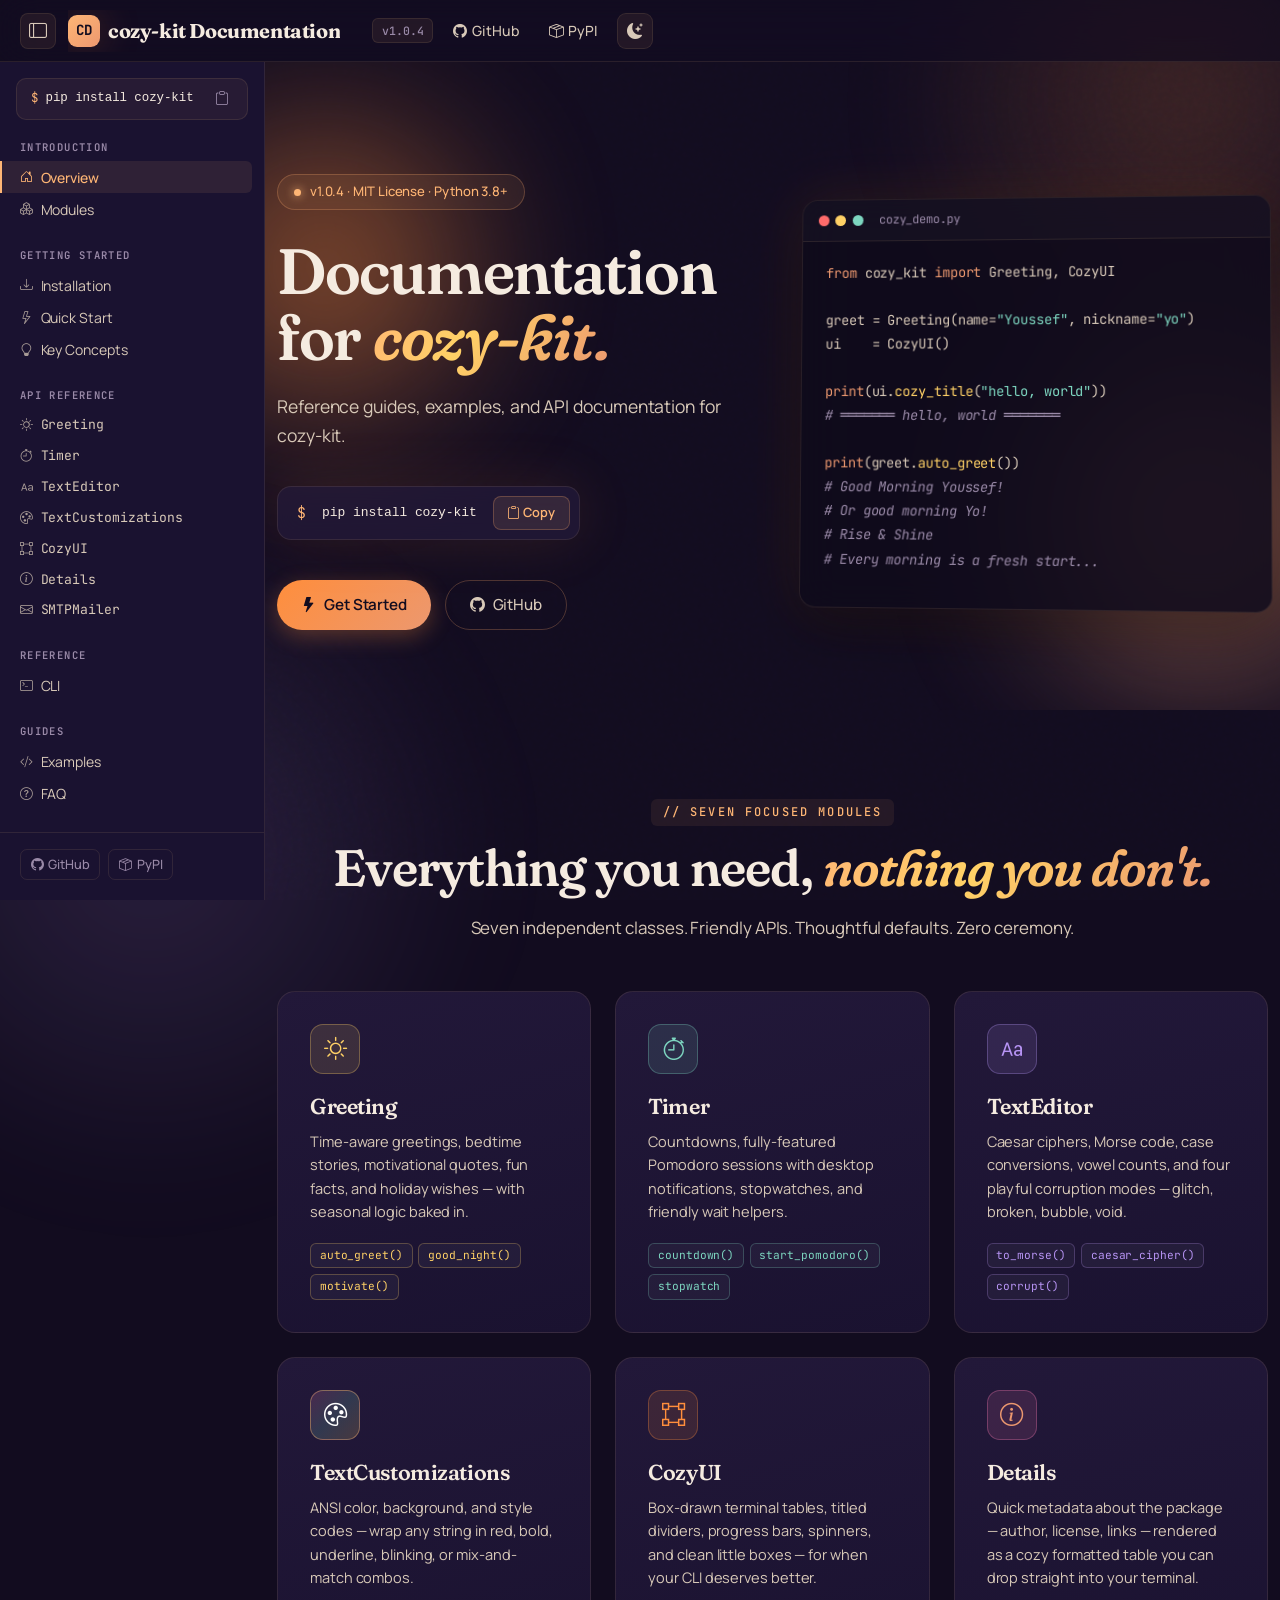
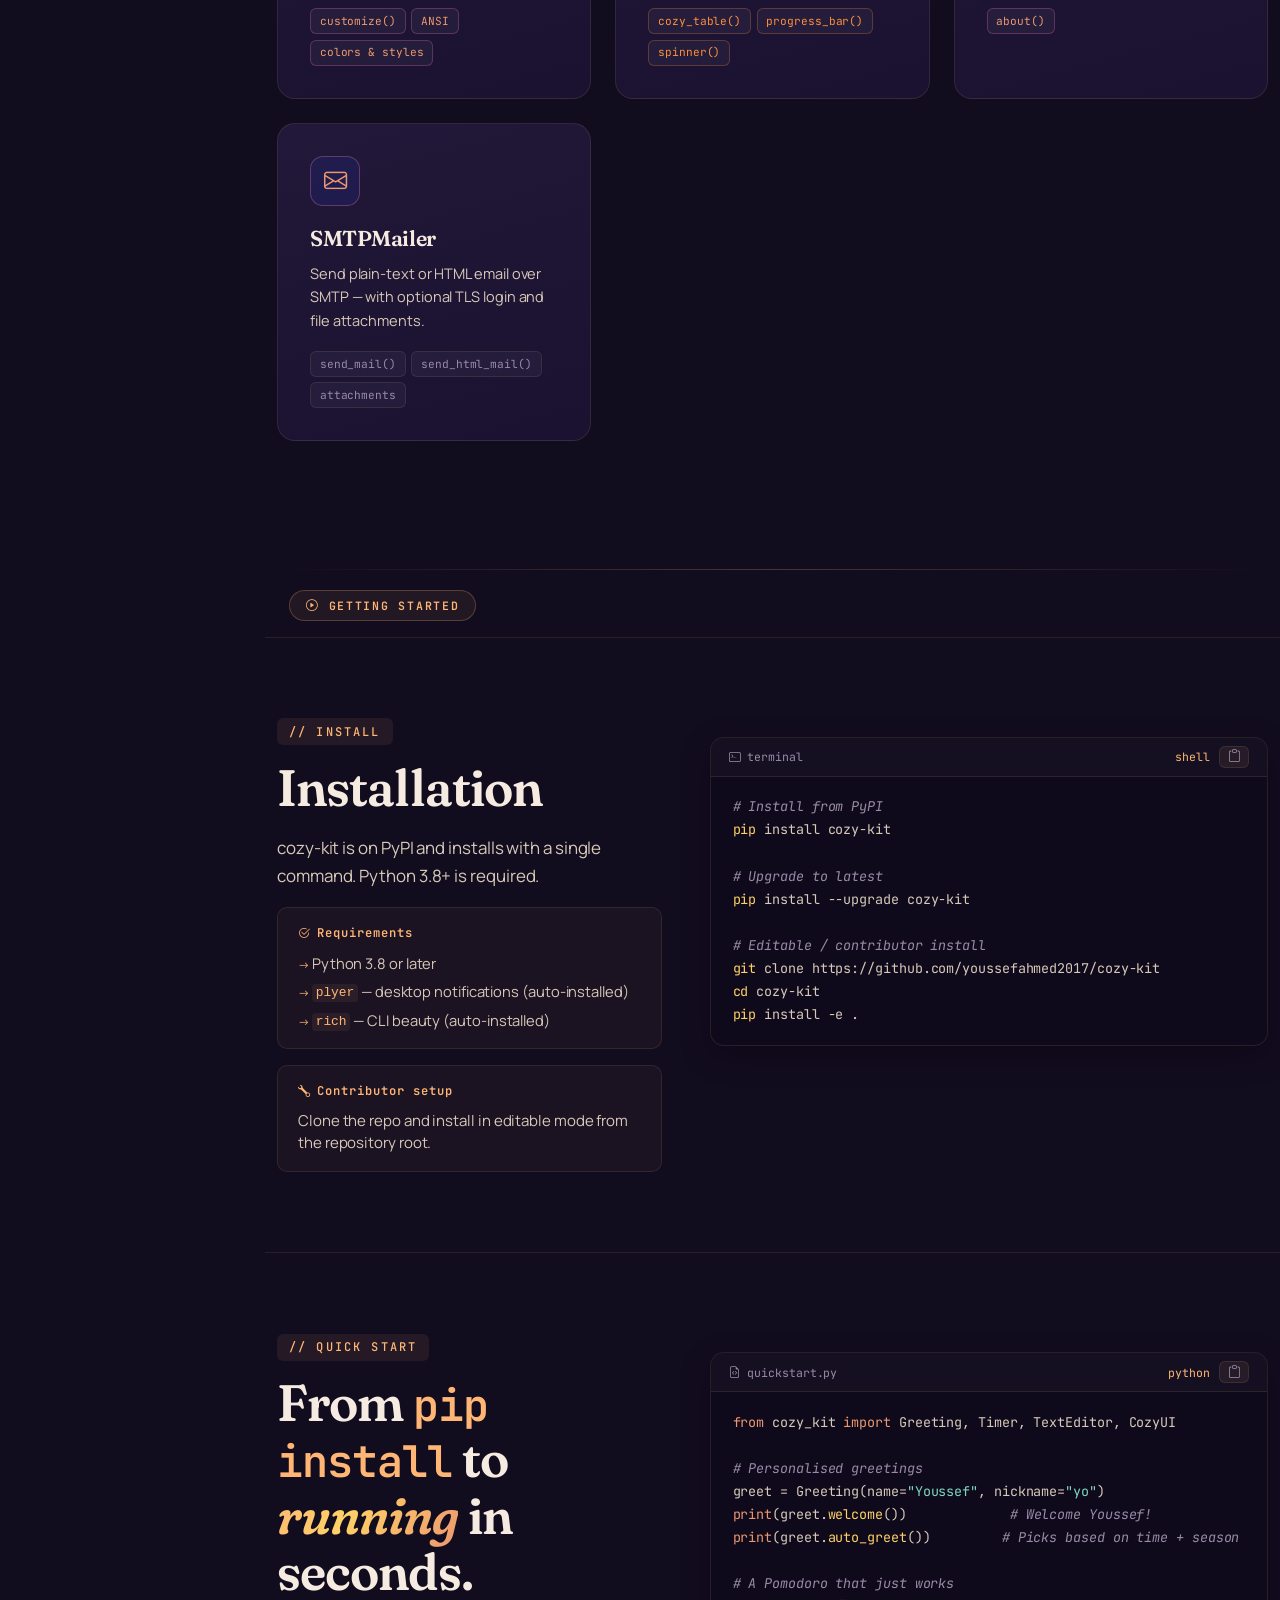
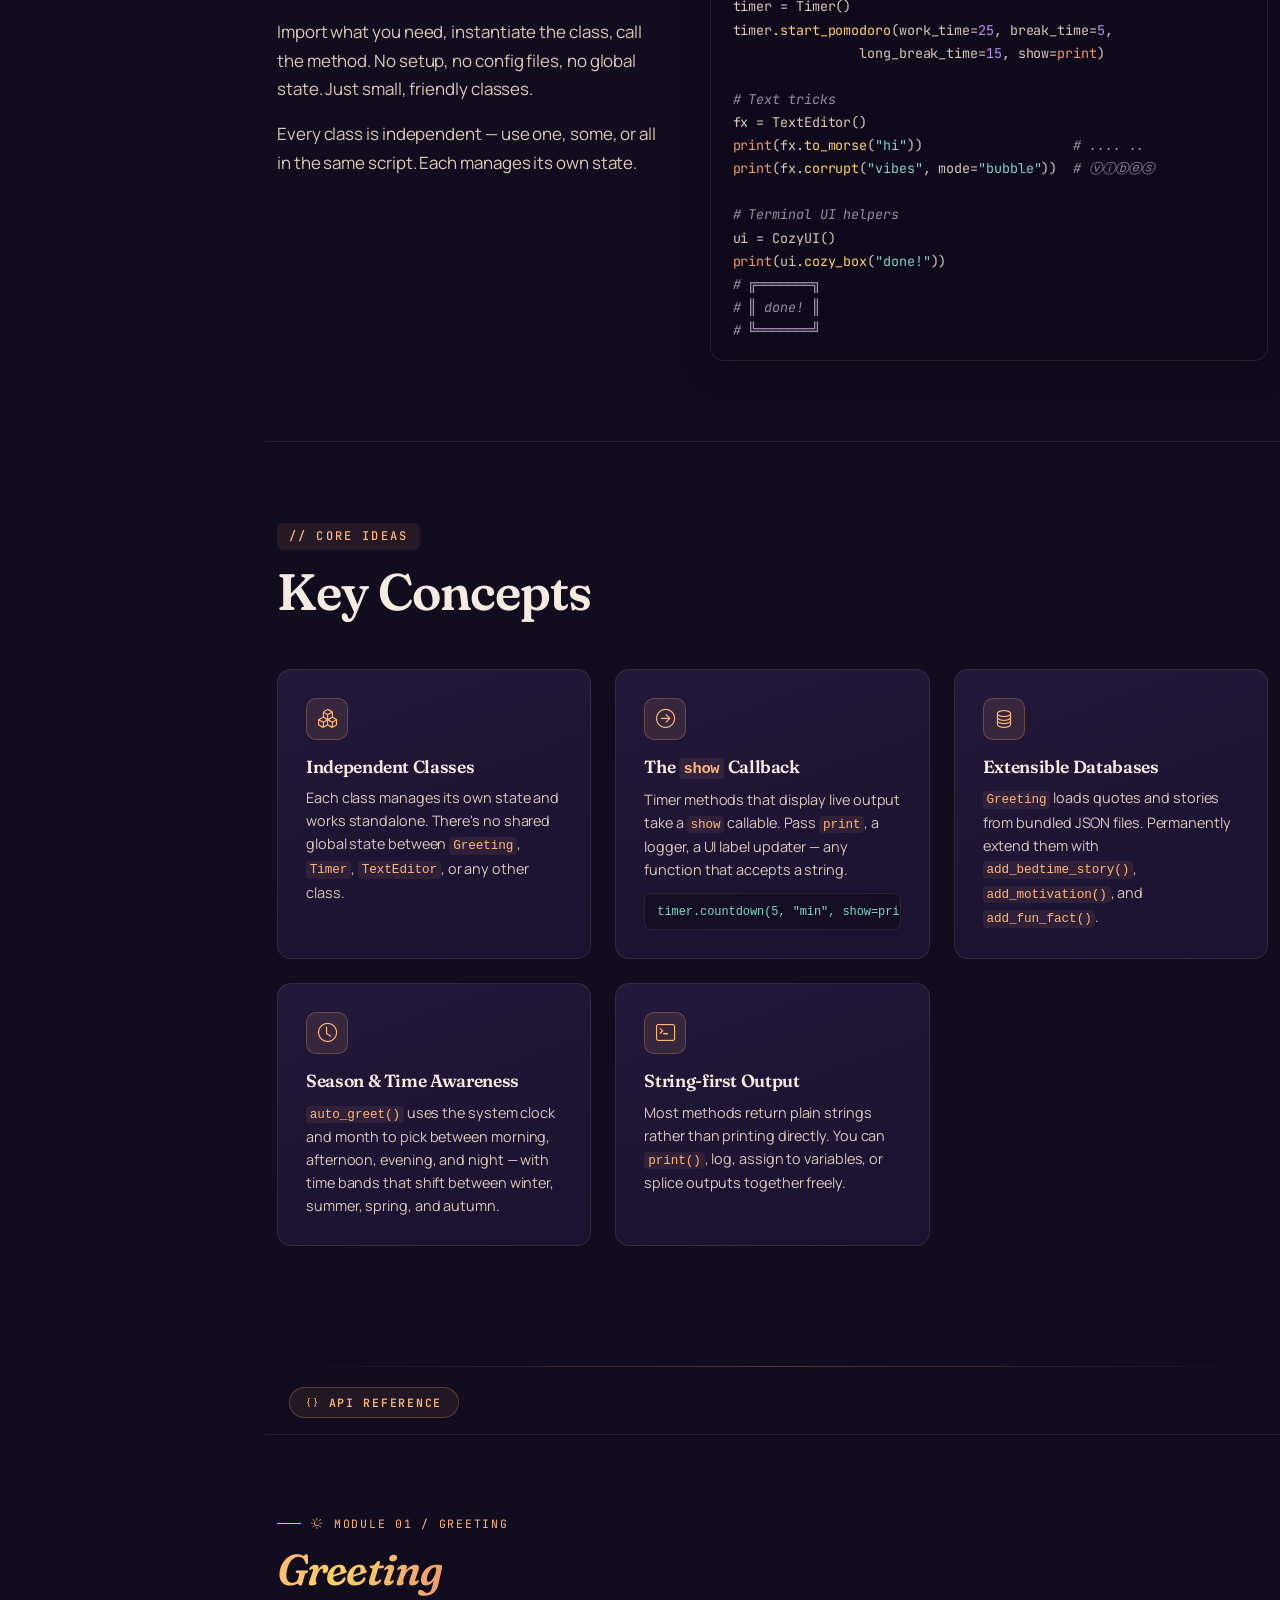
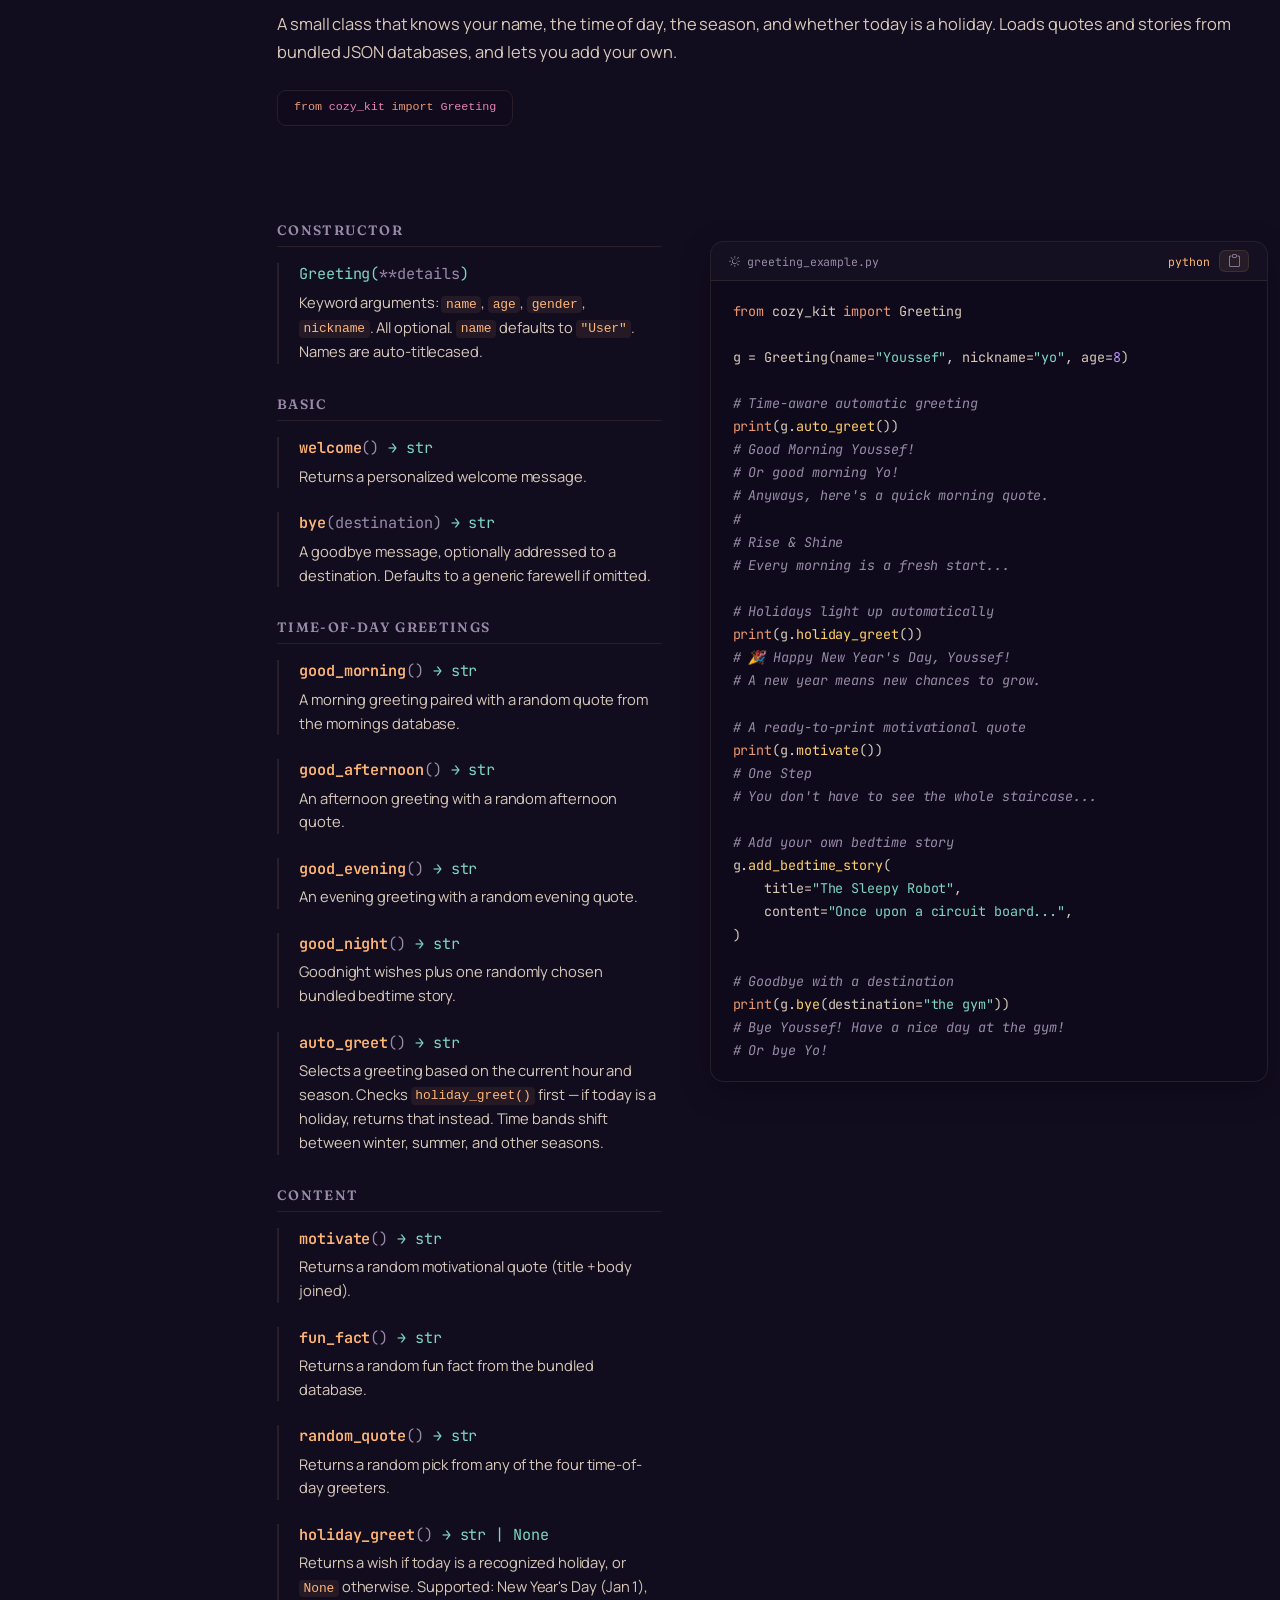
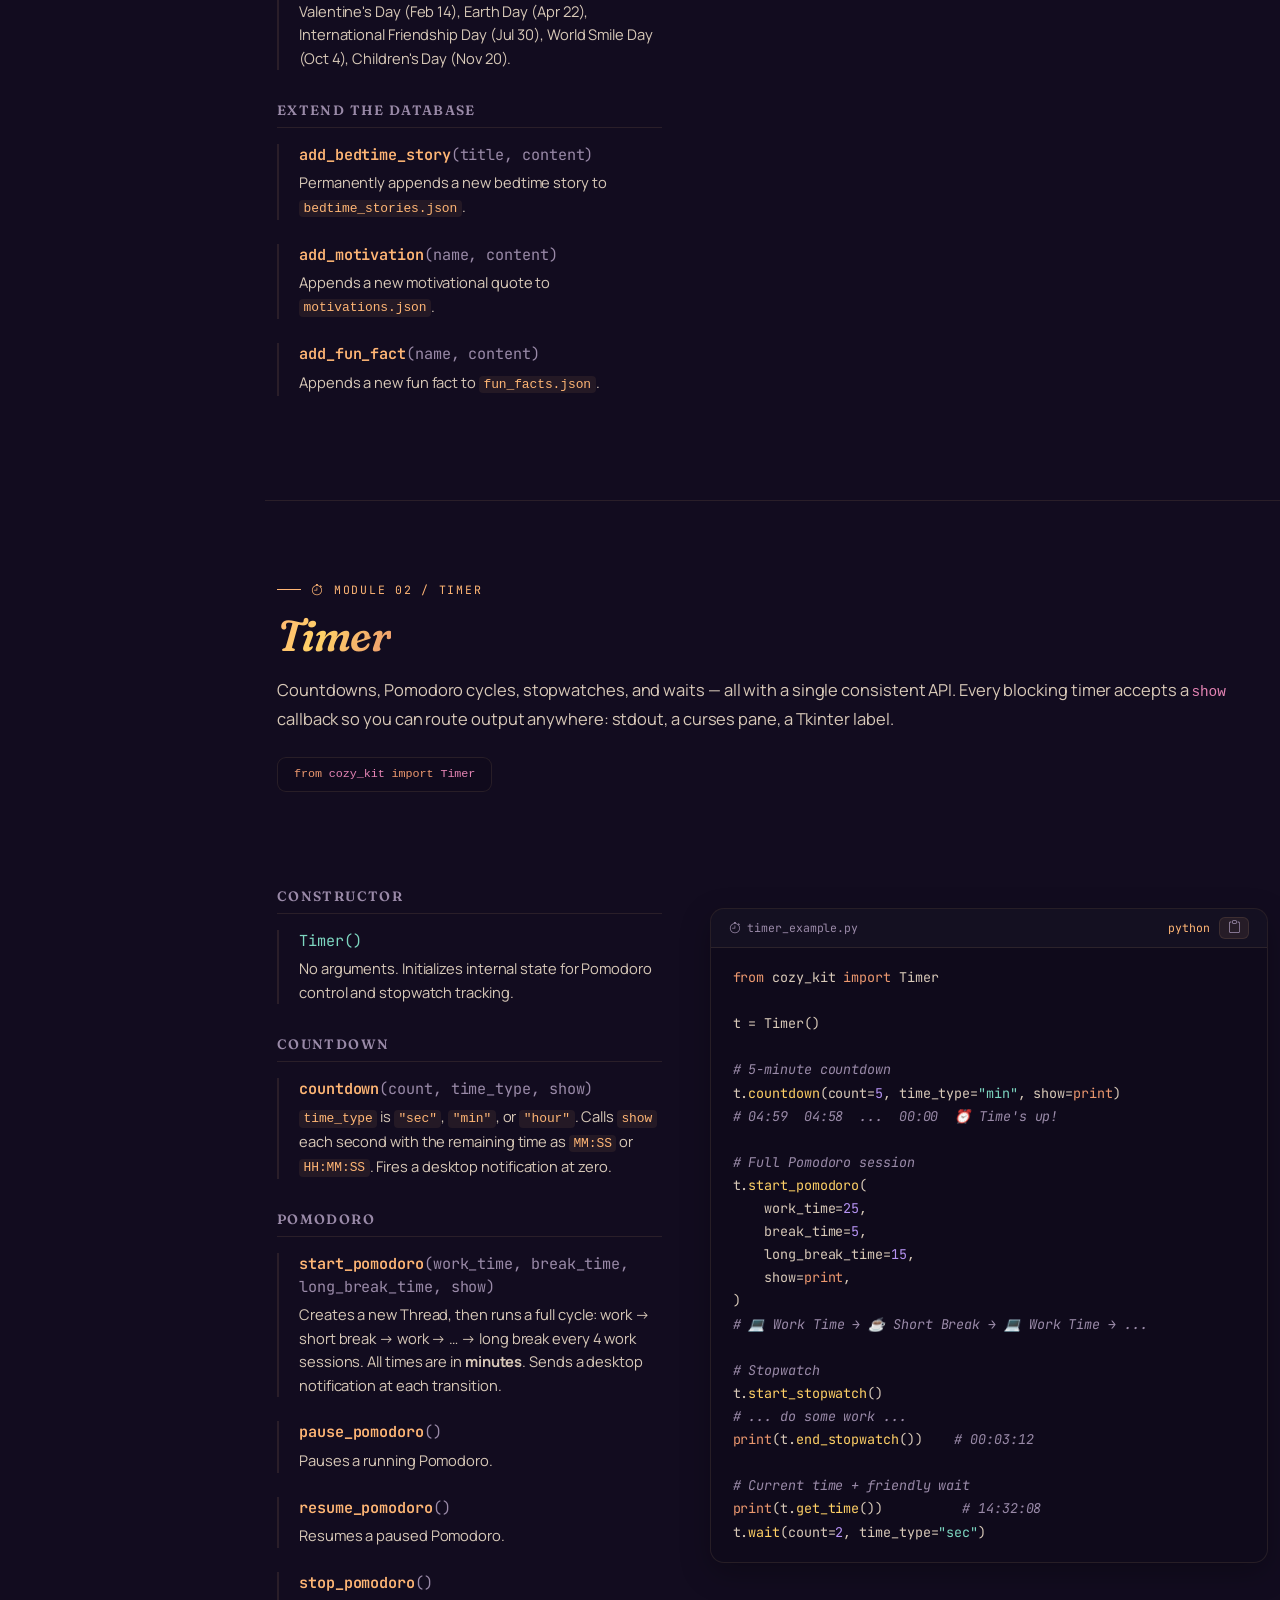
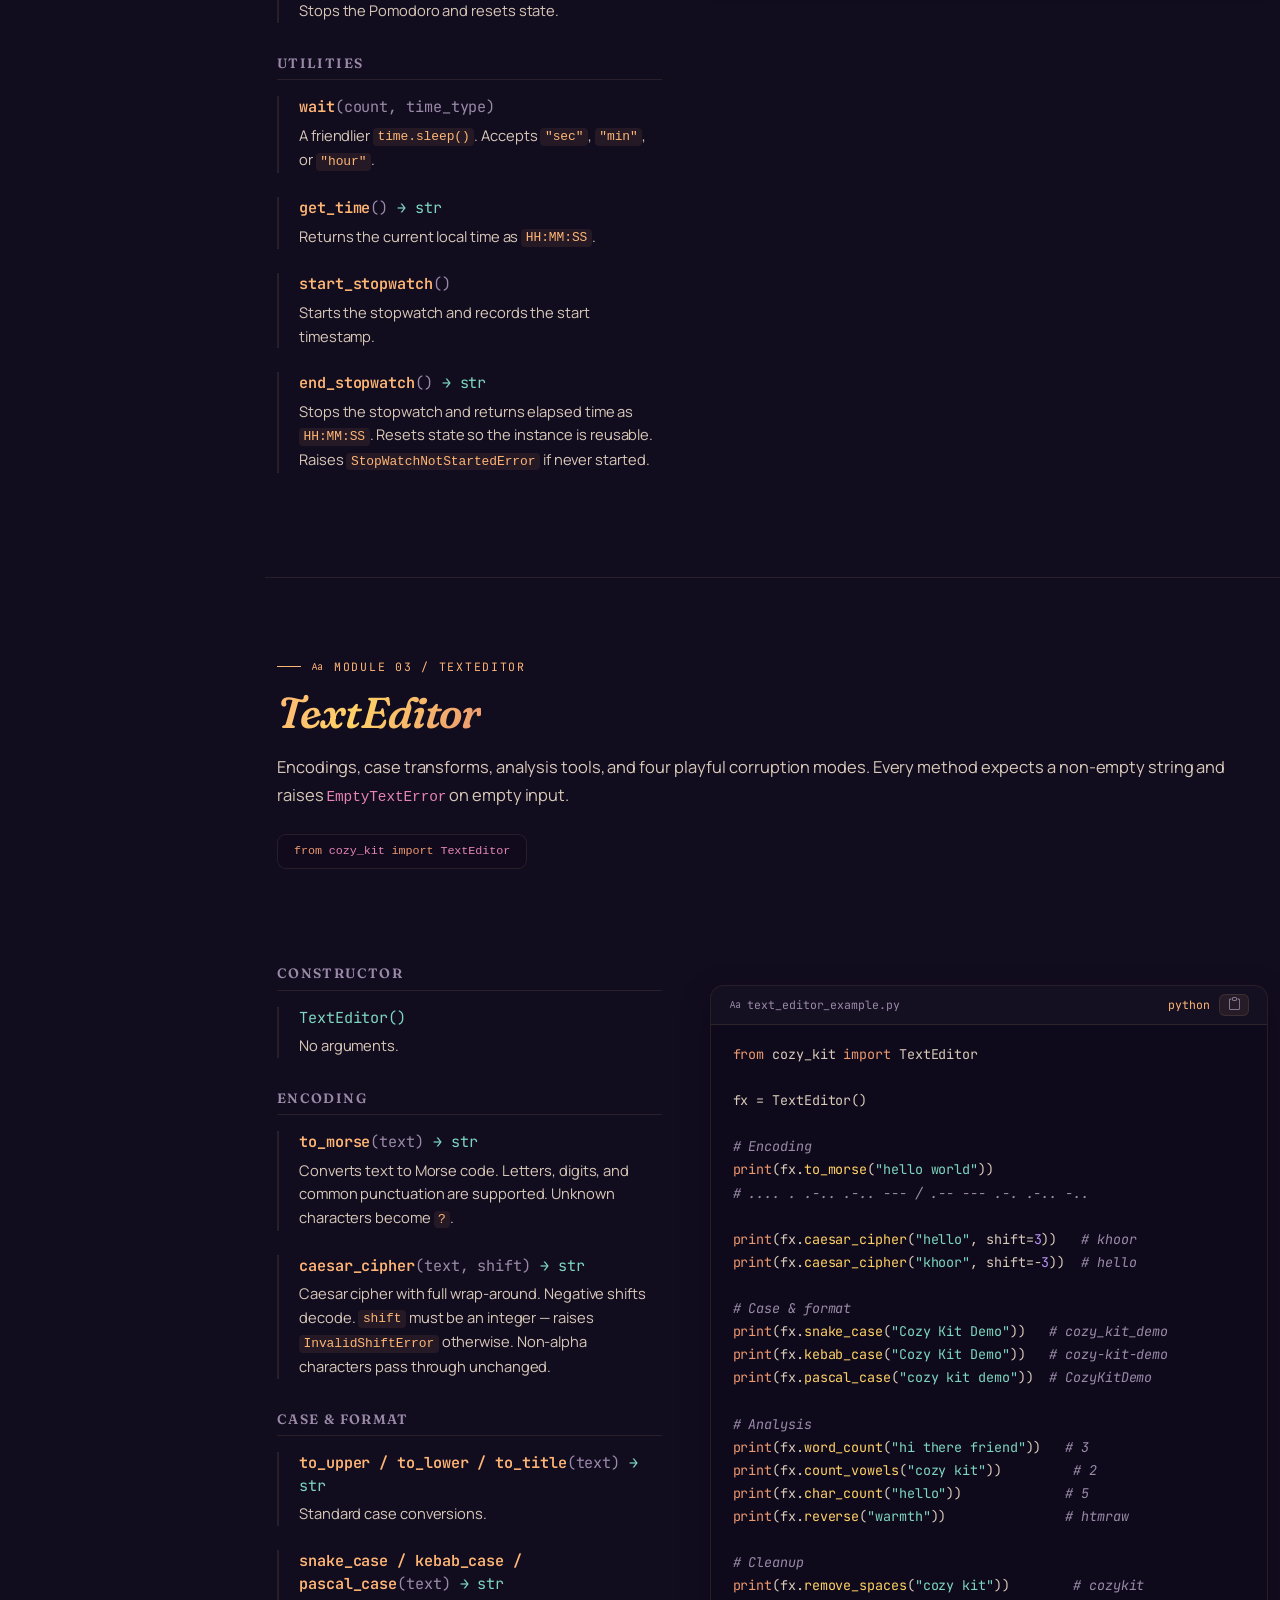
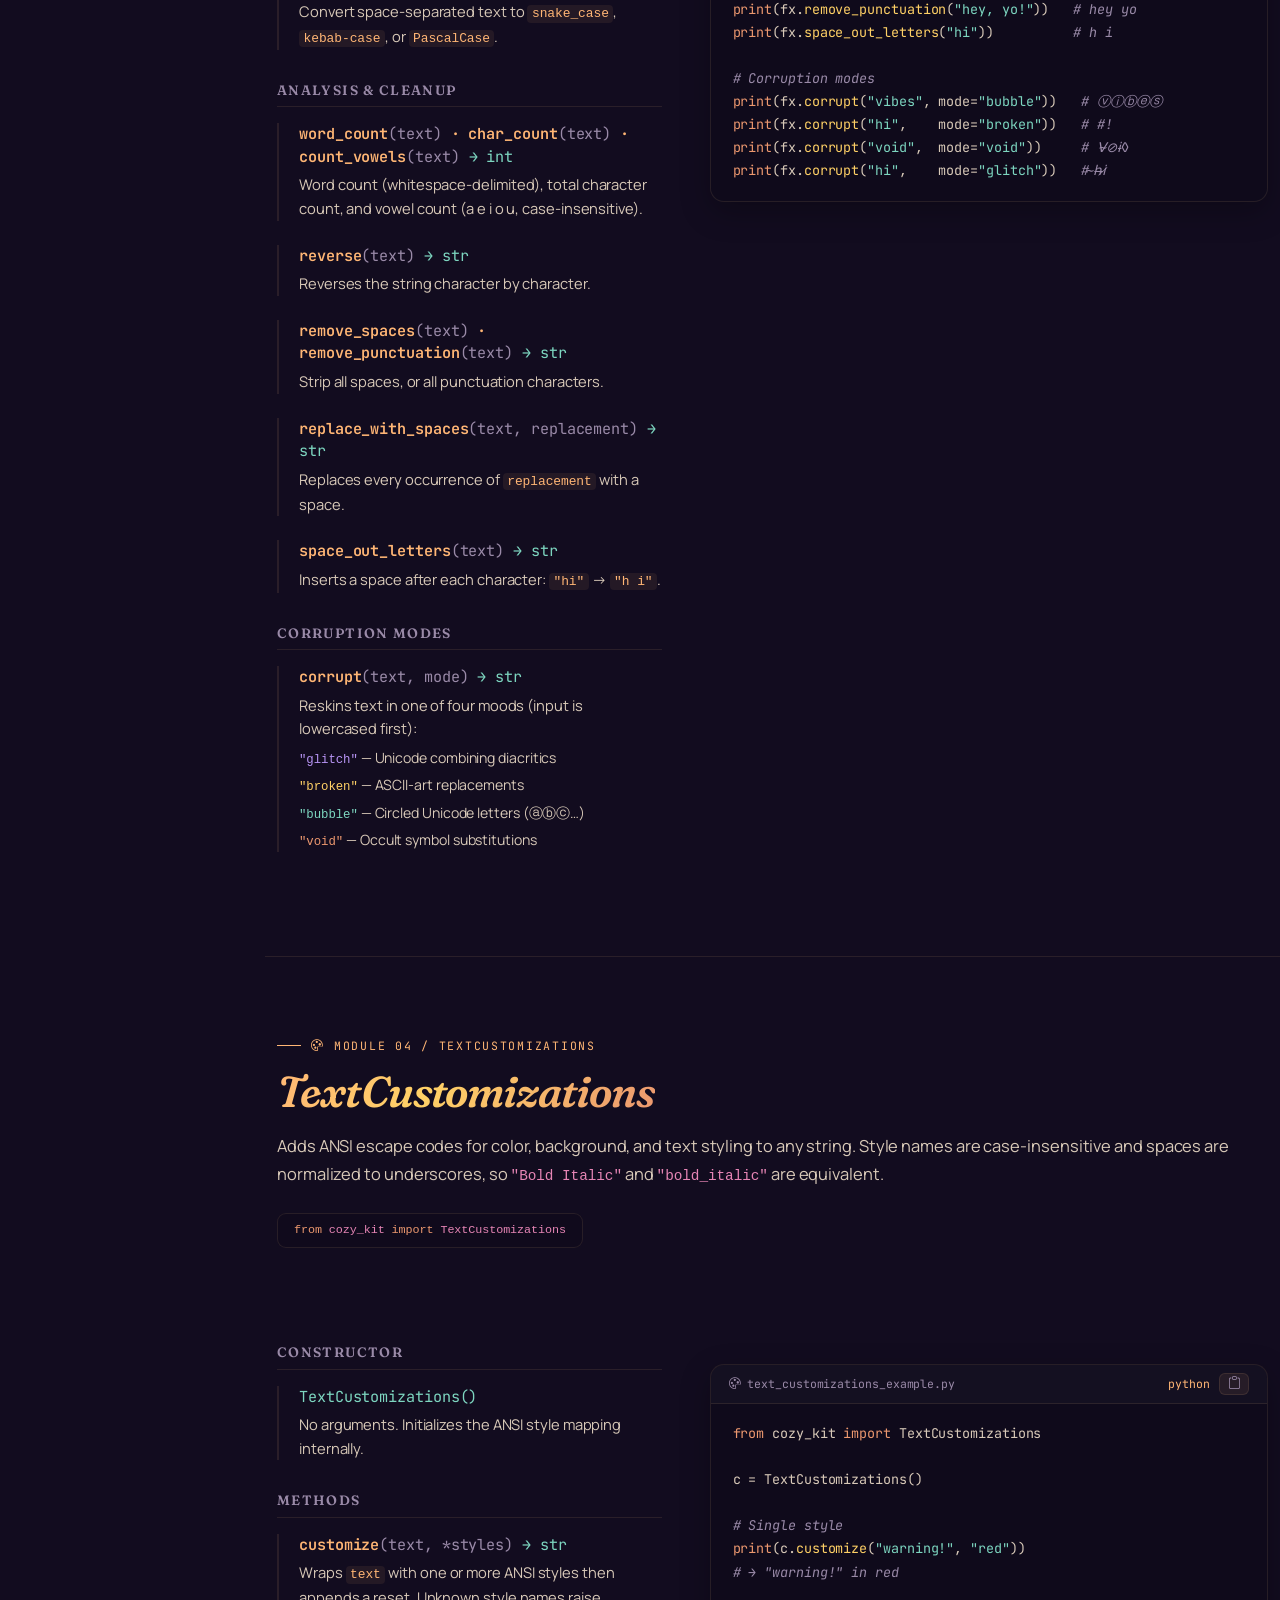
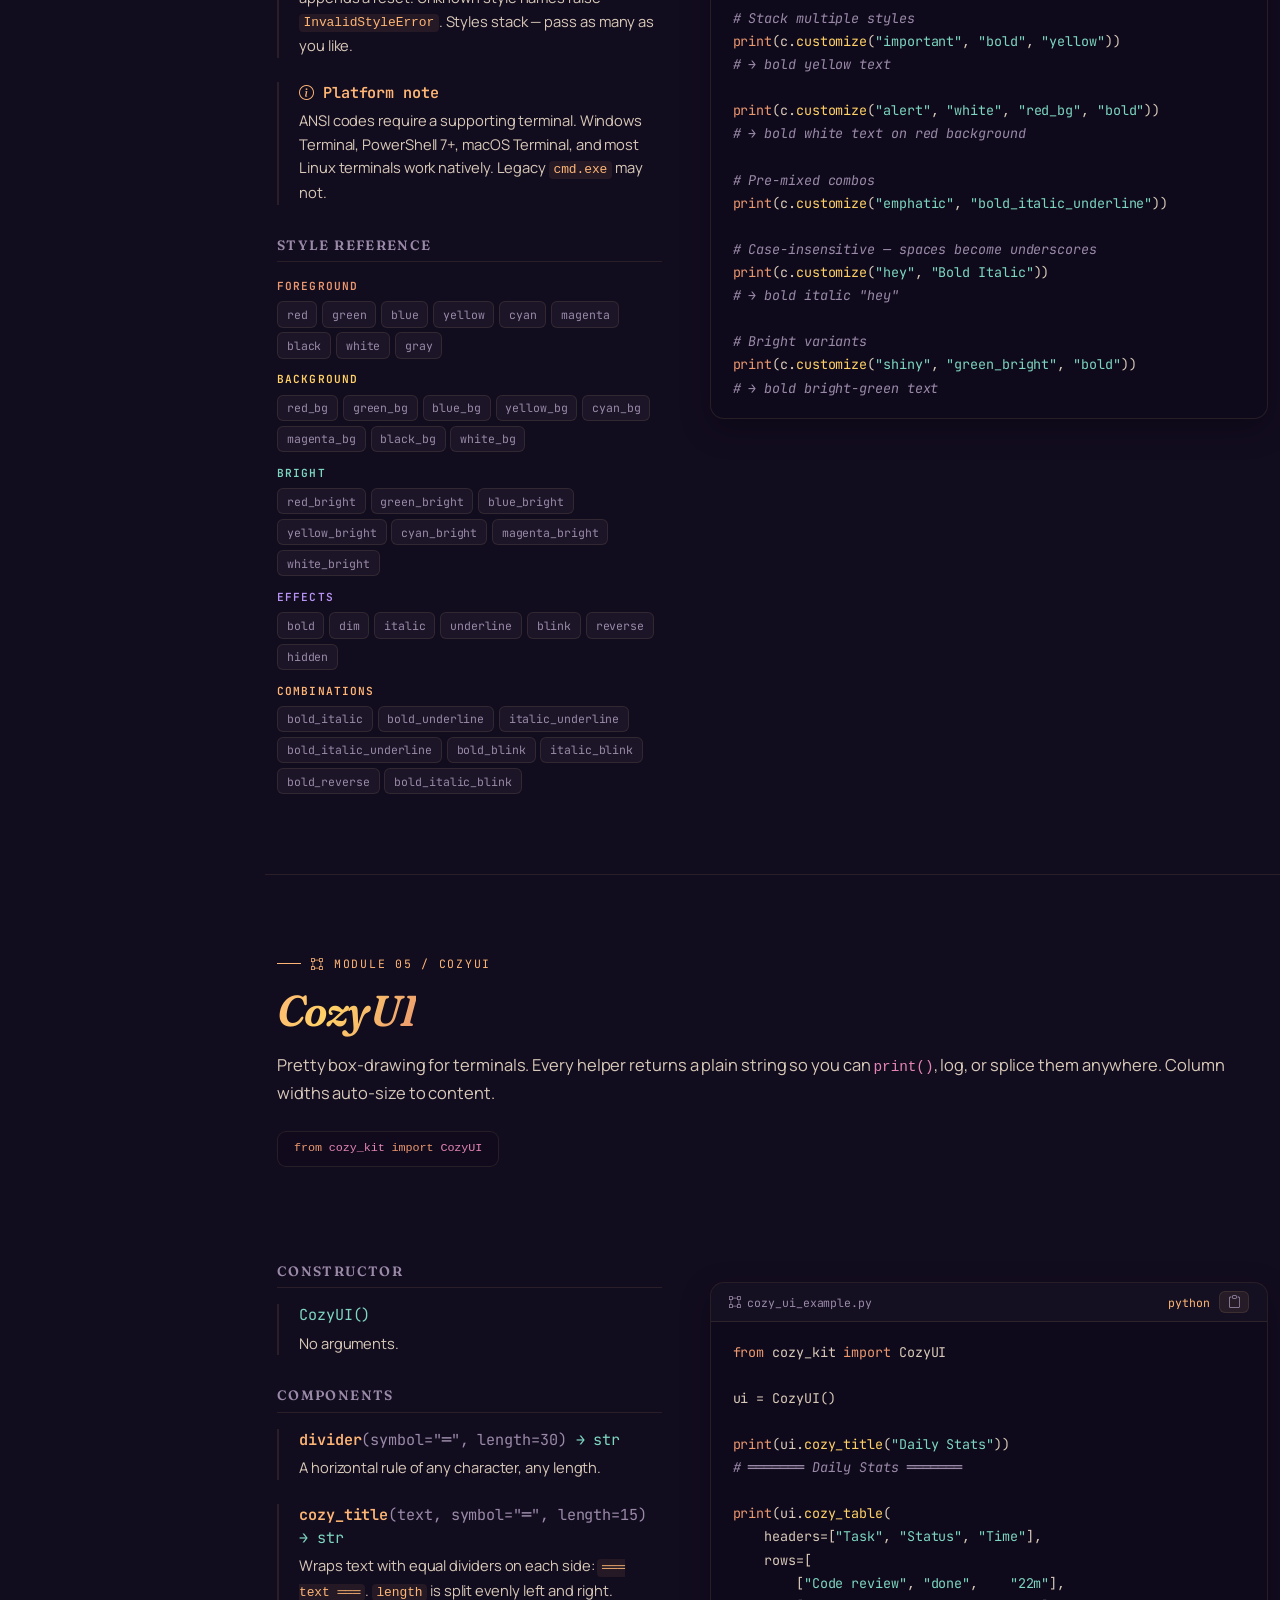
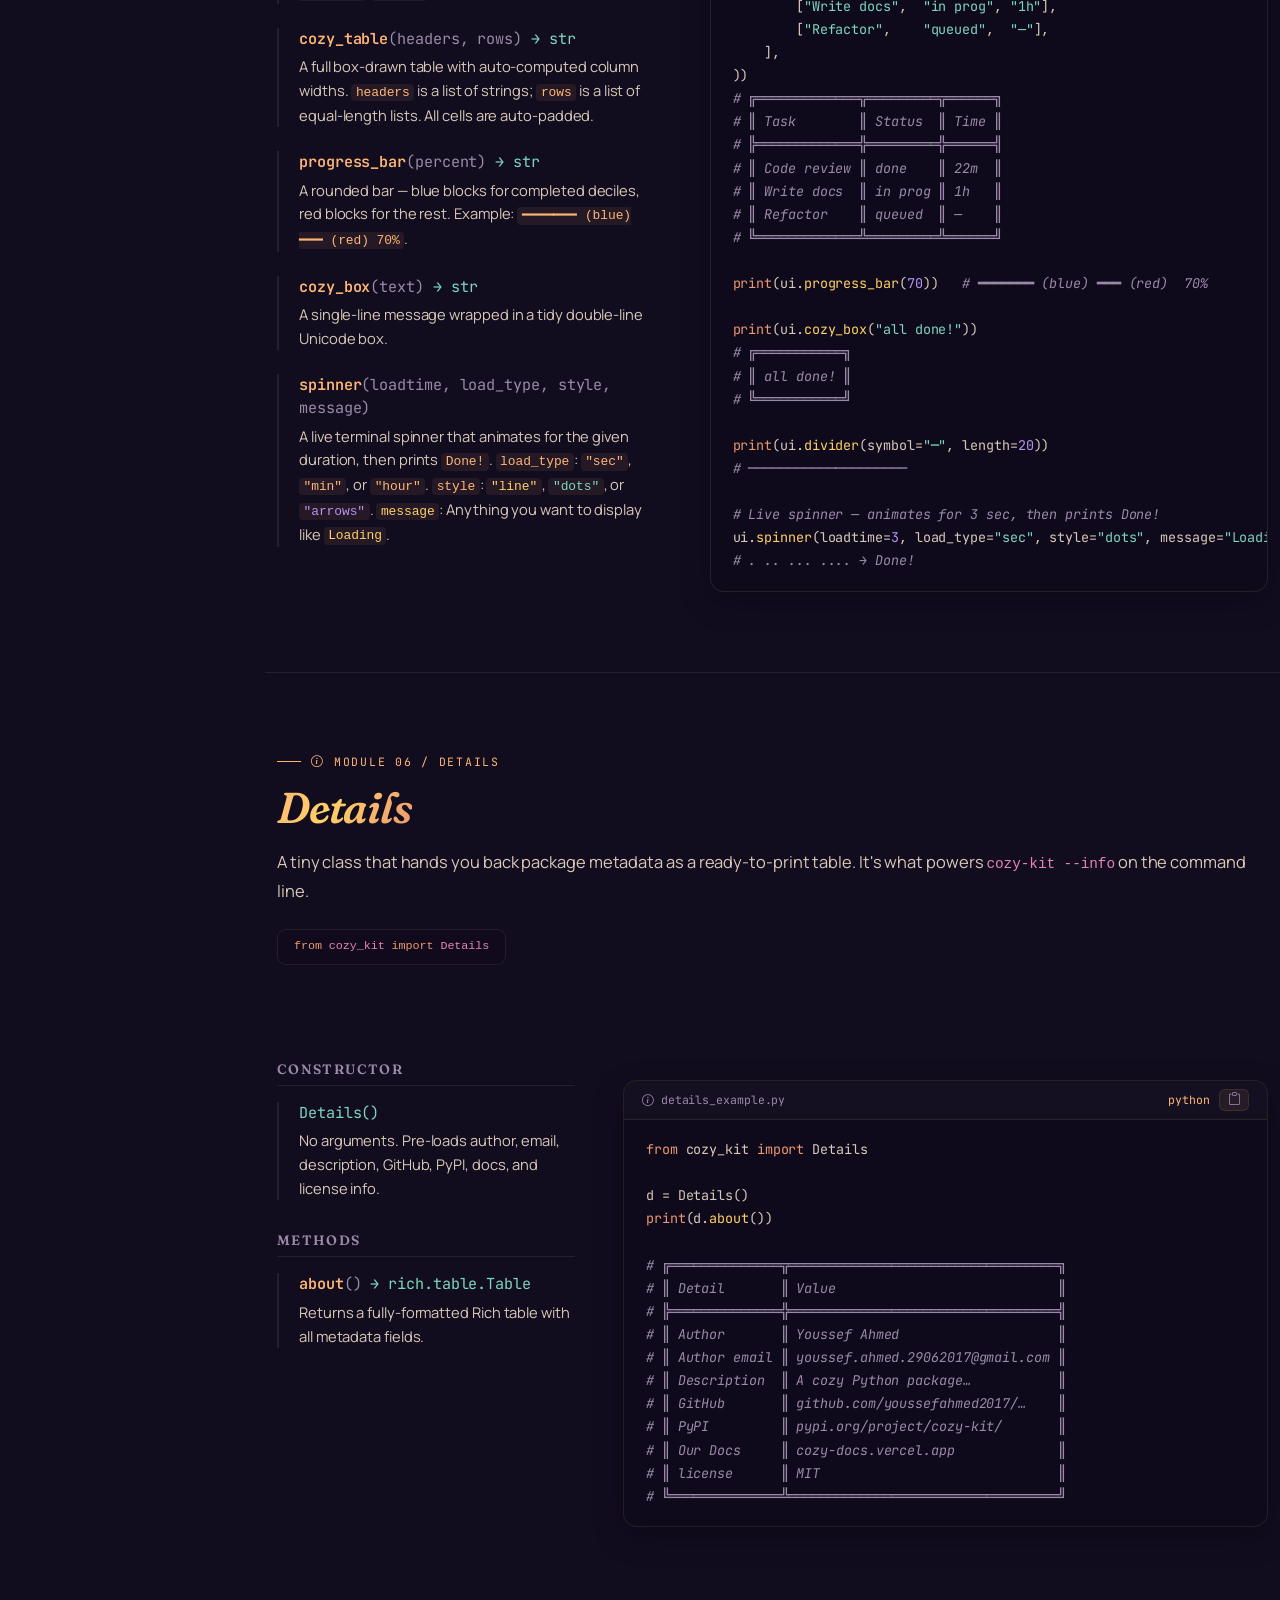
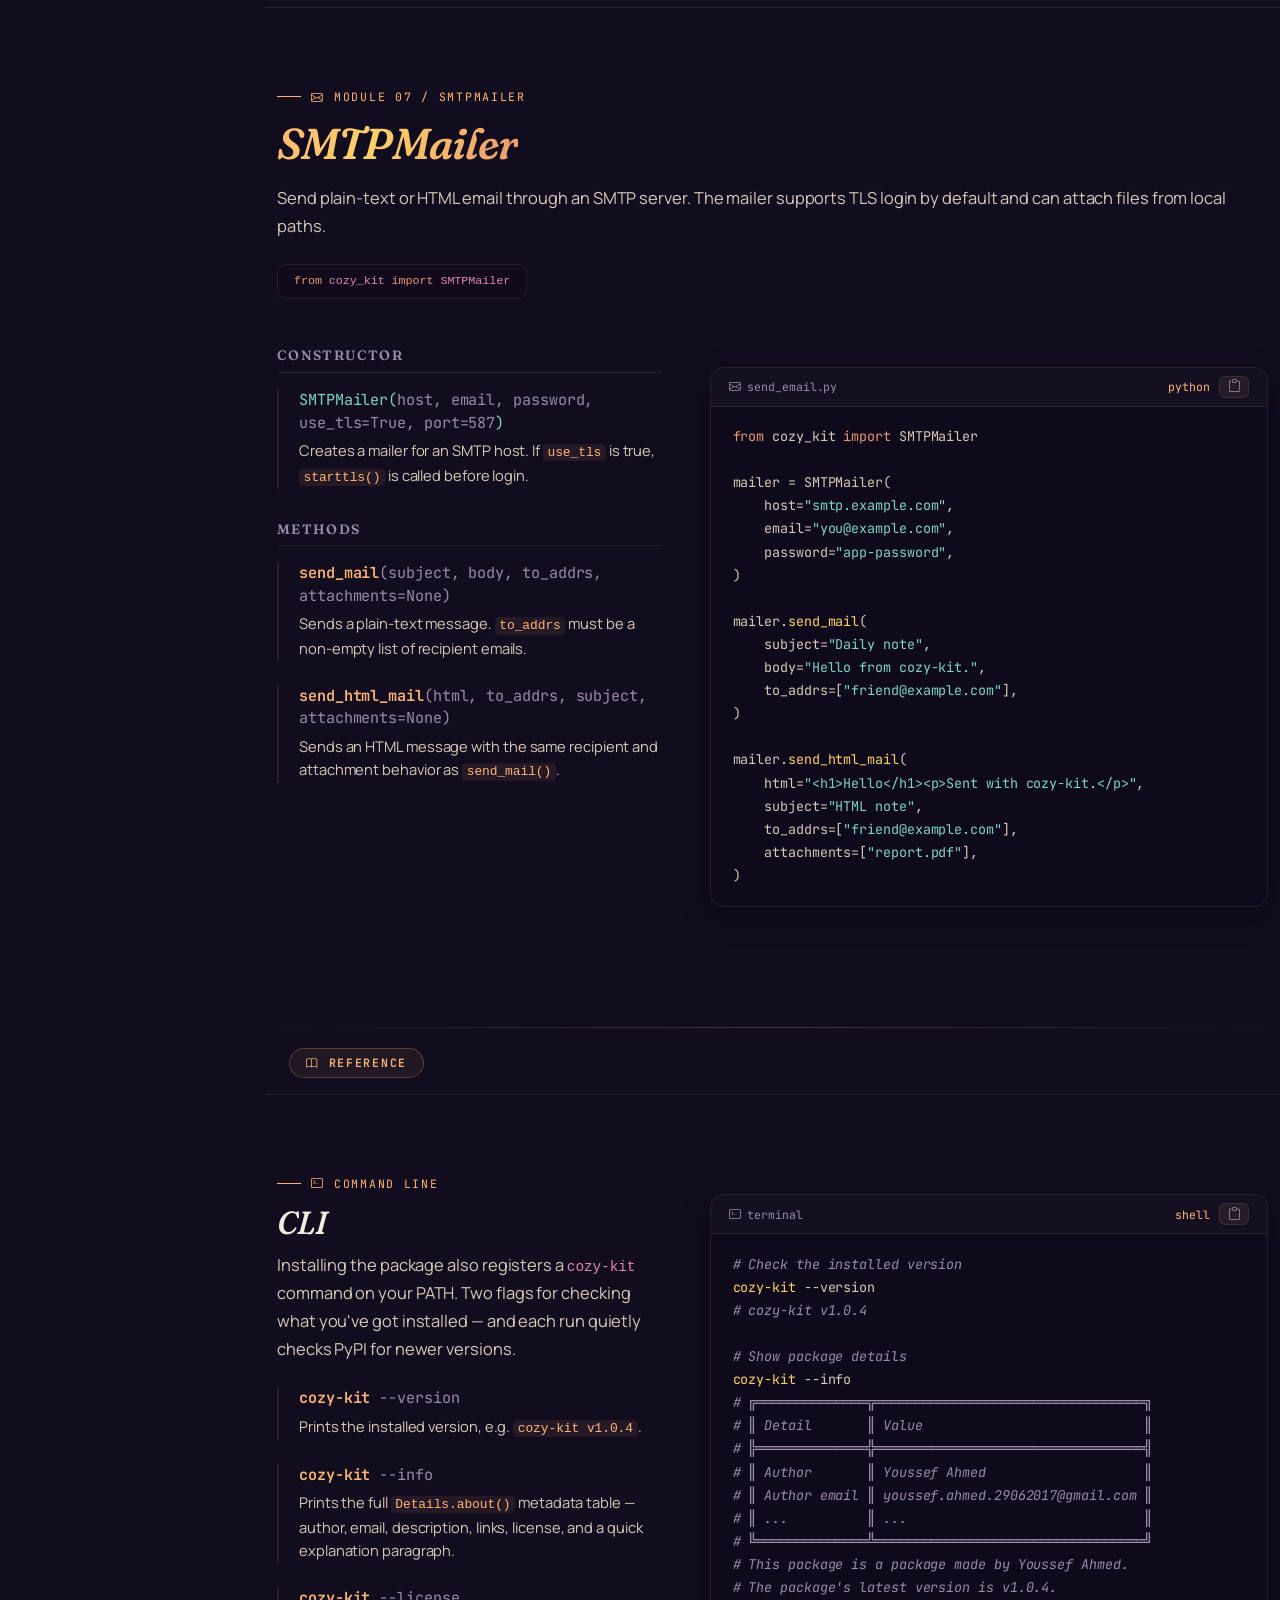
<file: index.html>
<!DOCTYPE html>
<html lang="en" data-bs-theme="dark" data-theme="dark">
<head>
    <meta charset="UTF-8">
    <meta name="viewport" content="width=device-width, initial-scale=1.0">
    <title>cozy-kit — Documentation</title>
    <meta name="description" content="Documentation for cozy-kit — a cozy Python package with greetings, timers, text utilities, and terminal UI helpers. By Youssef Ahmed.">
    <link href="https://cdn.jsdelivr.net/npm/bootstrap@5.2.3/dist/css/bootstrap.min.css" rel="stylesheet">
    <link rel="stylesheet" href="https://cdn.jsdelivr.net/npm/bootstrap-icons@1.11.3/font/bootstrap-icons.css">
    <link rel="preconnect" href="https://fonts.googleapis.com">
    <link rel="preconnect" href="https://fonts.gstatic.com" crossorigin>
    <link href="https://fonts.googleapis.com/css2?family=Fraunces:opsz,wght,SOFT@9..144,400;9..144,500;9..144,600;9..144,700;9..144,800&family=JetBrains+Mono:wght@400;500;600&family=Manrope:wght@300;400;500;600;700&display=swap" rel="stylesheet">
    <link rel="icon" type="image/png" href="logo.png">
    <link rel="stylesheet" href="styles.css">
</head>
<body>

<div class="grain-overlay"></div>

<!-- ───────── NAVBAR ───────── -->
<nav class="navbar fixed-top" id="mainNav">
    <div class="navbar-inner">
        <div class="navbar-left">
            <button class="sidebar-toggle-btn" id="sidebarToggle" aria-label="Toggle sidebar">
                <i class="bi bi-layout-sidebar"></i>
            </button>
            <a class="navbar-brand" href="#intro">
                <span class="brand-mark">CD</span>
                cozy-kit Documentation
            </a>
        </div>
        <div class="navbar-right">
            <span class="version-tag">v1.0.4</span>
            <a class="nav-icon-btn" href="https://github.com/youssefahmed2017/cozy-kit/" target="_blank" rel="noopener" title="GitHub">
                <i class="bi bi-github"></i>
                <span>GitHub</span>
            </a>
            <a class="nav-icon-btn" href="https://pypi.org/project/cozy-kit/" target="_blank" rel="noopener" title="PyPI">
                <i class="bi bi-box-seam"></i>
                <span class="d-none d-sm-inline">PyPI</span>
            </a>
            <button class="theme-toggle-btn" id="themeToggle" aria-label="Toggle light/dark theme" title="Toggle theme">
                <i class="bi bi-moon-stars-fill" id="themeIcon"></i>
            </button>
        </div>
    </div>
</nav>

<!-- ───────── DOCS LAYOUT ───────── -->
<div class="docs-layout" id="docsLayout">

    <!-- SIDEBAR -->
    <aside class="docs-sidebar" id="sidebar">
        <div class="sidebar-inner">
            <div class="sidebar-install">
                <span class="si-prompt">$</span>
                <code>pip install cozy-kit</code>
                <button class="si-copy" onclick="copyInstall(this)" aria-label="Copy install command">
                    <i class="bi bi-clipboard"></i>
                </button>
            </div>

            <nav class="sidebar-nav" aria-label="Documentation navigation">

                <div class="nav-section">
                    <span class="nav-section-label">Introduction</span>
                    <a href="#intro" class="nav-link-item" data-section="intro">
                        <i class="bi bi-house-door"></i> Overview
                    </a>
                    <a href="#modules" class="nav-link-item" data-section="modules">
                        <i class="bi bi-boxes"></i>
                        Modules
                    </a>
                </div>

                <div class="nav-section">
                    <span class="nav-section-label">Getting Started</span>
                    <a href="#installation" class="nav-link-item" data-section="installation">
                        <i class="bi bi-download"></i> Installation
                    </a>
                    <a href="#quickstart" class="nav-link-item" data-section="quickstart">
                        <i class="bi bi-lightning"></i> Quick Start
                    </a>
                    <a href="#key-concepts" class="nav-link-item" data-section="key-concepts">
                        <i class="bi bi-lightbulb"></i> Key Concepts
                    </a>
                </div>

                <div class="nav-section">
                    <span class="nav-section-label">API Reference</span>
                    <a href="#greeting" class="nav-link-item nav-class-link" data-section="greeting">
                        <i class="bi bi-sun"></i> Greeting
                    </a>
                    <a href="#timer" class="nav-link-item nav-class-link" data-section="timer">
                        <i class="bi bi-stopwatch"></i> Timer
                    </a>
                    <a href="#text-editor" class="nav-link-item nav-class-link" data-section="text-editor">
                        <i class="bi bi-type"></i> TextEditor
                    </a>
                    <a href="#text-customizations" class="nav-link-item nav-class-link" data-section="text-customizations">
                        <i class="bi bi-palette"></i> TextCustomizations
                    </a>
                    <a href="#cozy-ui" class="nav-link-item nav-class-link" data-section="cozy-ui">
                        <i class="bi bi-bounding-box"></i> CozyUI
                    </a>
                    <a href="#details" class="nav-link-item nav-class-link" data-section="details">
                        <i class="bi bi-info-circle"></i> Details
                    </a>
                    <a href="#smtp-mailer" class="nav-link-item nav-class-link" data-section="smtp-mailer">
                        <i class="bi bi-envelope"></i> SMTPMailer
                    </a>
                </div>

                <div class="nav-section">
                    <span class="nav-section-label">Reference</span>
                    <a href="#cli" class="nav-link-item" data-section="cli">
                        <i class="bi bi-terminal"></i> CLI
                    </a>
                </div>

                <div class="nav-section">
                    <span class="nav-section-label">Guides</span>
                    <a href="#examples" class="nav-link-item" data-section="examples">
                        <i class="bi bi-code-slash"></i> Examples
                    </a>
                    <a href="#faq" class="nav-link-item" data-section="faq">
                        <i class="bi bi-question-circle"></i> FAQ
                    </a>
                </div>

            </nav>

            <div class="sidebar-footer-links">
                <a href="https://github.com/youssefahmed2017/cozy-kit/" target="_blank" rel="noopener">
                    <i class="bi bi-github"></i> GitHub
                </a>
                <a href="https://pypi.org/project/cozy-kit/" target="_blank" rel="noopener">
                    <i class="bi bi-box-seam"></i> PyPI
                </a>
            </div>
        </div>
    </aside>

    <div class="sidebar-overlay" id="sidebarOverlay"></div>

    <!-- ───────── MAIN CONTENT ───────── -->
    <div class="docs-content">

    <!-- ── HERO / OVERVIEW ── -->
    <section class="hero" id="intro">
        <div class="hero-orb one"></div>
        <div class="hero-orb two"></div>
        <div class="container">
            <div class="row align-items-center g-5">
                <div class="col-lg-6 reveal">
                    <div class="hero-tag">
                        <span class="dot"></span>
                        <span>v1.0.4 · MIT License · Python 3.8+</span>
                    </div>
                    <h1>
                        Documentation for
                        <span class="accent">cozy-kit.</span>
                    </h1>
                    <p class="hero-sub">
                        Reference guides, examples, and API documentation for cozy-kit.
                    </p>
                    <div class="install-card mb-3">
                        <span class="prompt">$</span>
                        <code id="installCommand">pip install cozy-kit</code>
                        <button class="copy-btn" onclick="copyInstall(this)" aria-label="Copy install command">
                            <i class="bi bi-clipboard"></i> Copy
                        </button>
                    </div>
                    <div class="hero-cta">
                        <a href="#quickstart" class="btn-cozy">
                            <i class="bi bi-lightning-fill"></i> Get Started
                        </a>
                        <a href="https://github.com/youssefahmed2017/cozy-kit" target="_blank" rel="noopener" class="btn-ghost">
                            <i class="bi bi-github"></i> GitHub
                        </a>
                    </div>
                </div>
                <div class="col-lg-6 reveal">
                    <div class="hero-terminal">
                        <div class="terminal-header">
                            <span class="term-dot r"></span>
                            <span class="term-dot y"></span>
                            <span class="term-dot g"></span>
                            <span class="title">cozy_demo.py</span>
                        </div>
                        <pre class="terminal-body"><span class="kw">from</span> cozy_kit <span class="kw">import</span> Greeting, CozyUI

greet = Greeting(name=<span class="str">"Youssef"</span>, nickname=<span class="str">"yo"</span>)
ui    = CozyUI()

<span class="kw">print</span>(ui.<span class="fn">cozy_title</span>(<span class="str">"hello, world"</span>))
<span class="com"># ═══════ hello, world ═══════</span>

<span class="kw">print</span>(greet.<span class="fn">auto_greet</span>())
<span class="com"># Good Morning Youssef!</span>
<span class="com"># Or good morning Yo!</span>
<span class="com"># Rise &amp; Shine</span>
<span class="com"># Every morning is a fresh start...</span></pre>
                    </div>
                </div>
            </div>
        </div>
    </section>

    <!-- ── MODULES OVERVIEW ── -->
    <section class="section" id="modules">
        <div class="container">
            <div class="text-center mb-5 reveal">
                <span class="section-eyebrow">// Seven focused modules</span>
                <h2 class="section-title">Everything you need, <span class="accent">nothing you don't.</span></h2>
                <p class="section-lead mx-auto">
                    Seven independent classes. Friendly APIs. Thoughtful defaults. Zero ceremony.
                </p>
            </div>
            <div class="row g-4 reveal-stagger">
                <div class="col-md-6 col-lg-4">
                    <a href="#greeting" class="module-card greet">
                        <div class="module-icon"><i class="bi bi-sun"></i></div>
                        <h3>Greeting</h3>
                        <p>Time-aware greetings, bedtime stories, motivational quotes, fun facts, and holiday wishes — with seasonal logic baked in.</p>
                        <div class="module-tags">
                            <span class="module-tag">auto_greet()</span>
                            <span class="module-tag">good_night()</span>
                            <span class="module-tag">motivate()</span>
                        </div>
                    </a>
                </div>
                <div class="col-md-6 col-lg-4">
                    <a href="#timer" class="module-card timer">
                        <div class="module-icon"><i class="bi bi-stopwatch"></i></div>
                        <h3>Timer</h3>
                        <p>Countdowns, fully-featured Pomodoro sessions with desktop notifications, stopwatches, and friendly wait helpers.</p>
                        <div class="module-tags">
                            <span class="module-tag">countdown()</span>
                            <span class="module-tag">start_pomodoro()</span>
                            <span class="module-tag">stopwatch</span>
                        </div>
                    </a>
                </div>
                <div class="col-md-6 col-lg-4">
                    <a href="#text-editor" class="module-card text">
                        <div class="module-icon"><i class="bi bi-type"></i></div>
                        <h3>TextEditor</h3>
                        <p>Caesar ciphers, Morse code, case conversions, vowel counts, and four playful corruption modes — glitch, broken, bubble, void.</p>
                        <div class="module-tags">
                            <span class="module-tag">to_morse()</span>
                            <span class="module-tag">caesar_cipher()</span>
                            <span class="module-tag">corrupt()</span>
                        </div>
                    </a>
                </div>
                <div class="col-md-6 col-lg-4">
                    <a href="#text-customizations" class="module-card custom">
                        <div class="module-icon"><i class="bi bi-palette"></i></div>
                        <h3>TextCustomizations</h3>
                        <p>ANSI color, background, and style codes — wrap any string in red, bold, underline, blinking, or mix-and-match combos.</p>
                        <div class="module-tags">
                            <span class="module-tag">customize()</span>
                            <span class="module-tag">ANSI</span>
                            <span class="module-tag">colors &amp; styles</span>
                        </div>
                    </a>
                </div>
                <div class="col-md-6 col-lg-4">
                    <a href="#cozy-ui" class="module-card ui">
                        <div class="module-icon"><i class="bi bi-bounding-box"></i></div>
                        <h3>CozyUI</h3>
                        <p>Box-drawn terminal tables, titled dividers, progress bars, spinners, and clean little boxes — for when your CLI deserves better.</p>
                        <div class="module-tags">
                            <span class="module-tag">cozy_table()</span>
                            <span class="module-tag">progress_bar()</span>
                            <span class="module-tag">spinner()</span>
                        </div>
                    </a>
                </div>
                <div class="col-md-6 col-lg-4">
                    <a href="#details" class="module-card det">
                        <div class="module-icon"><i class="bi bi-info-circle"></i></div>
                        <h3>Details</h3>
                        <p>Quick metadata about the package — author, license, links — rendered as a cozy formatted table you can drop straight into your terminal.</p>
                        <div class="module-tags">
                            <span class="module-tag">about()</span>
                        </div>
                    </a>
                </div>
            <div class="col-md-6 col-lg-4">
                <a href="#smtp-mailer" class="module-card mailer">
                    <div class="module-icon"><i class="bi bi-envelope"></i></div>
                    <h3>SMTPMailer</h3>
                    <p>Send plain-text or HTML email over SMTP — with optional TLS login and file attachments.</p>
                    <div class="module-tags">
                        <span class="module-tag">send_mail()</span>
                        <span class="module-tag">send_html_mail()</span>
                        <span class="module-tag">attachments</span>
                    </div>
                </a>
            </div>
            </div>
        </div>
    </section>

    <!-- ── CHAPTER: Getting Started ── -->
    <div class="docs-chapter-divider">
        <div class="chapter-label"><i class="bi bi-play-circle"></i> Getting Started</div>
    </div>

    <!-- ── INSTALLATION ── -->
    <section class="doc-section" id="installation">
        <div class="container">
            <div class="row g-5 align-items-start">
                <div class="col-lg-5 reveal">
                    <span class="section-eyebrow">// Install</span>
                    <h2 class="section-title">Installation</h2>
                    <p class="section-lead">
                        cozy-kit is on PyPI and installs with a single command. Python 3.8+ is required.
                    </p>
                    <div class="info-block">
                        <div class="info-block-label"><i class="bi bi-check2-circle"></i> Requirements</div>
                        <ul class="info-list">
                            <li>Python 3.8 or later</li>
                            <li><code>plyer</code> — desktop notifications (auto-installed)</li>
                            <li><code>rich</code> — CLI beauty (auto-installed)</li>
                        </ul>
                    </div>
                    <div class="info-block" style="margin-top:1rem;">
                        <div class="info-block-label"><i class="bi bi-wrench"></i> Contributor setup</div>
                        <p style="color:var(--text-soft);font-size:.94rem;margin:0;">
                            Clone the repo and install in editable mode from the repository root.
                        </p>
                    </div>
                </div>
                <div class="col-lg-7 reveal">
                    <div class="code-card">
                        <div class="code-head">
                            <span><i class="bi bi-terminal"></i> terminal</span>
                            <div class="code-head-right">
                                <span class="lang">shell</span>
                                <button class="copy-btn-code" onclick="copyCode(this)" aria-label="Copy"><i class="bi bi-clipboard"></i></button>
                            </div>
                        </div>
<pre class="code-body"><span class="com"># Install from PyPI</span>
<span class="fn">pip</span> install cozy-kit

<span class="com"># Upgrade to latest</span>
<span class="fn">pip</span> install --upgrade cozy-kit

<span class="com"># Editable / contributor install</span>
<span class="fn">git</span> clone https://github.com/youssefahmed2017/cozy-kit
<span class="fn">cd</span> cozy-kit
<span class="fn">pip</span> install -e .</pre>
                    </div>
                </div>
            </div>
        </div>
    </section>

    <!-- ── QUICK START ── -->
    <section class="doc-section" id="quickstart">
        <div class="container">
            <div class="row g-5 align-items-start">
                <div class="col-lg-5 reveal">
                    <span class="section-eyebrow">// Quick start</span>
                    <h2 class="section-title">From <code class="mono" style="font-size:.85em;color:var(--amber);">pip install</code> to <span class="accent">running</span> in seconds.</h2>
                    <p class="section-lead">
                        Import what you need, instantiate the class, call the method. No setup,
                        no config files, no global state. Just small, friendly classes.
                    </p>
                    <p class="section-lead">
                        Every class is independent — use one, some, or all in the same script.
                        Each manages its own state.
                    </p>
                </div>
                <div class="col-lg-7 reveal">
                    <div class="code-card">
                        <div class="code-head">
                            <span><i class="bi bi-file-earmark-code"></i> quickstart.py</span>
                            <div class="code-head-right">
                                <span class="lang">python</span>
                                <button class="copy-btn-code" onclick="copyCode(this)" aria-label="Copy"><i class="bi bi-clipboard"></i></button>
                            </div>
                        </div>
<pre class="code-body"><span class="kw">from</span> cozy_kit <span class="kw">import</span> Greeting, Timer, TextEditor, CozyUI

<span class="com"># Personalised greetings</span>
greet = Greeting(name=<span class="str">"Youssef"</span>, nickname=<span class="str">"yo"</span>)
<span class="kw">print</span>(greet.<span class="fn">welcome</span>())             <span class="com"># Welcome Youssef!</span>
<span class="kw">print</span>(greet.<span class="fn">auto_greet</span>())         <span class="com"># Picks based on time + season</span>

<span class="com"># A Pomodoro that just works</span>
timer = Timer()
timer.<span class="fn">start_pomodoro</span>(work_time=<span class="num">25</span>, break_time=<span class="num">5</span>,
                long_break_time=<span class="num">15</span>, show=<span class="kw">print</span>)

<span class="com"># Text tricks</span>
fx = TextEditor()
<span class="kw">print</span>(fx.<span class="fn">to_morse</span>(<span class="str">"hi"</span>))                   <span class="com"># .... ..</span>
<span class="kw">print</span>(fx.<span class="fn">corrupt</span>(<span class="str">"vibes"</span>, mode=<span class="str">"bubble"</span>))  <span class="com"># ⓥⓘⓑⓔⓢ</span>

<span class="com"># Terminal UI helpers</span>
ui = CozyUI()
<span class="kw">print</span>(ui.<span class="fn">cozy_box</span>(<span class="str">"done!"</span>))
<span class="com"># ╔═══════╗</span>
<span class="com"># ║ done! ║</span>
<span class="com"># ╚═══════╝</span></pre>
                    </div>
                </div>
            </div>
        </div>
    </section>

    <!-- ── KEY CONCEPTS ── -->
    <section class="doc-section" id="key-concepts">
        <div class="container">
            <div class="reveal mb-5">
                <span class="section-eyebrow">// Core ideas</span>
                <h2 class="section-title">Key Concepts</h2>
            </div>
            <div class="row g-4 reveal-stagger">
                <div class="col-md-6 col-lg-4">
                    <div class="concept-card">
                        <div class="concept-icon"><i class="bi bi-boxes"></i></div>
                        <h4>Independent Classes</h4>
                        <p>Each class manages its own state and works standalone. There's no shared global state between <code>Greeting</code>, <code>Timer</code>, <code>TextEditor</code>, or any other class.</p>
                    </div>
                </div>
                <div class="col-md-6 col-lg-4">
                    <div class="concept-card">
                        <div class="concept-icon"><i class="bi bi-arrow-right-circle"></i></div>
                        <h4>The <code>show</code> Callback</h4>
                        <p>Timer methods that display live output take a <code>show</code> callable. Pass <code>print</code>, a logger, a UI label updater — any function that accepts a string.</p>
                        <div class="concept-example"><code>timer.countdown(5, "min", show=print)</code></div>
                    </div>
                </div>
                <div class="col-md-6 col-lg-4">
                    <div class="concept-card">
                        <div class="concept-icon"><i class="bi bi-database"></i></div>
                        <h4>Extensible Databases</h4>
                        <p><code>Greeting</code> loads quotes and stories from bundled JSON files. Permanently extend them with <code>add_bedtime_story()</code>, <code>add_motivation()</code>, and <code>add_fun_fact()</code>.</p>
                    </div>
                </div>
                <div class="col-md-6 col-lg-4">
                    <div class="concept-card">
                        <div class="concept-icon"><i class="bi bi-clock"></i></div>
                        <h4>Season &amp; Time Awareness</h4>
                        <p><code>auto_greet()</code> uses the system clock and month to pick between morning, afternoon, evening, and night — with time bands that shift between winter, summer, spring, and autumn.</p>
                    </div>
                </div>
                <div class="col-md-6 col-lg-4">
                    <div class="concept-card">
                        <div class="concept-icon"><i class="bi bi-terminal"></i></div>
                        <h4>String-first Output</h4>
                        <p>Most methods return plain strings rather than printing directly. You can <code>print()</code>, log, assign to variables, or splice outputs together freely.</p>
                    </div>
                </div>
            </div>
        </div>
    </section>

    <!-- ── CHAPTER: API Reference ── -->
    <div class="docs-chapter-divider">
        <div class="chapter-label"><i class="bi bi-braces"></i> API Reference</div>
    </div>

    <!-- ── GREETING ── -->
    <section class="module-section" id="greeting">
        <div class="container">
            <div class="module-header reveal">
                <div class="module-marker"><i class="bi bi-sun"></i> Module 01 / Greeting</div>
                <h2><span class="accent" style="font-style:italic;">Greeting</span></h2>
                <p class="lead-text">
                    A small class that knows your name, the time of day, the season, and whether
                    today is a holiday. Loads quotes and stories from bundled JSON databases, and
                    lets you add your own.
                </p>
                <div class="import-snippet">
                    <code><span class="kw">from</span> cozy_kit <span class="kw">import</span> Greeting</code>
                </div>
            </div>
            <div class="row g-5 mt-1">
                <div class="col-lg-5 reveal">

                    <h4 class="method-group-title">Constructor</h4>
                    <div class="method-block">
                        <div class="method-name"><span class="ret">Greeting(</span><span class="args">**details</span><span class="ret">)</span></div>
                        <p class="method-desc">Keyword arguments: <code>name</code>, <code>age</code>, <code>gender</code>, <code>nickname</code>. All optional. <code>name</code> defaults to <code>"User"</code>. Names are auto-titlecased.</p>
                    </div>

                    <h4 class="method-group-title">Basic</h4>
                    <div class="method-block">
                        <div class="method-name">welcome<span class="args">()</span> <span class="ret">→ str</span></div>
                        <p class="method-desc">Returns a personalized welcome message.</p>
                    </div>
                    <div class="method-block">
                        <div class="method-name">bye<span class="args">(destination)</span> <span class="ret">→ str</span></div>
                        <p class="method-desc">A goodbye message, optionally addressed to a destination. Defaults to a generic farewell if omitted.</p>
                    </div>

                    <h4 class="method-group-title">Time-of-Day Greetings</h4>
                    <div class="method-block">
                        <div class="method-name">good_morning<span class="args">()</span> <span class="ret">→ str</span></div>
                        <p class="method-desc">A morning greeting paired with a random quote from the mornings database.</p>
                    </div>
                    <div class="method-block">
                        <div class="method-name">good_afternoon<span class="args">()</span> <span class="ret">→ str</span></div>
                        <p class="method-desc">An afternoon greeting with a random afternoon quote.</p>
                    </div>
                    <div class="method-block">
                        <div class="method-name">good_evening<span class="args">()</span> <span class="ret">→ str</span></div>
                        <p class="method-desc">An evening greeting with a random evening quote.</p>
                    </div>
                    <div class="method-block">
                        <div class="method-name">good_night<span class="args">()</span> <span class="ret">→ str</span></div>
                        <p class="method-desc">Goodnight wishes plus one randomly chosen bundled bedtime story.</p>
                    </div>
                    <div class="method-block">
                        <div class="method-name">auto_greet<span class="args">()</span> <span class="ret">→ str</span></div>
                        <p class="method-desc">Selects a greeting based on the current hour and season. Checks <code>holiday_greet()</code> first — if today is a holiday, returns that instead. Time bands shift between winter, summer, and other seasons.</p>
                    </div>

                    <h4 class="method-group-title">Content</h4>
                    <div class="method-block">
                        <div class="method-name">motivate<span class="args">()</span> <span class="ret">→ str</span></div>
                        <p class="method-desc">Returns a random motivational quote (title + body joined).</p>
                    </div>
                    <div class="method-block">
                        <div class="method-name">fun_fact<span class="args">()</span> <span class="ret">→ str</span></div>
                        <p class="method-desc">Returns a random fun fact from the bundled database.</p>
                    </div>
                    <div class="method-block">
                        <div class="method-name">random_quote<span class="args">()</span> <span class="ret">→ str</span></div>
                        <p class="method-desc">Returns a random pick from any of the four time-of-day greeters.</p>
                    </div>
                    <div class="method-block">
                        <div class="method-name">holiday_greet<span class="args">()</span> <span class="ret">→ str | None</span></div>
                        <p class="method-desc">Returns a wish if today is a recognized holiday, or <code>None</code> otherwise. Supported: New Year's Day (Jan 1), Valentine's Day (Feb 14), Earth Day (Apr 22), International Friendship Day (Jul 30), World Smile Day (Oct 4), Children's Day (Nov 20).</p>
                    </div>

                    <h4 class="method-group-title">Extend the Database</h4>
                    <div class="method-block">
                        <div class="method-name">add_bedtime_story<span class="args">(title, content)</span></div>
                        <p class="method-desc">Permanently appends a new bedtime story to <code>bedtime_stories.json</code>.</p>
                    </div>
                    <div class="method-block">
                        <div class="method-name">add_motivation<span class="args">(name, content)</span></div>
                        <p class="method-desc">Appends a new motivational quote to <code>motivations.json</code>.</p>
                    </div>
                    <div class="method-block">
                        <div class="method-name">add_fun_fact<span class="args">(name, content)</span></div>
                        <p class="method-desc">Appends a new fun fact to <code>fun_facts.json</code>.</p>
                    </div>

                </div>
                <div class="col-lg-7 reveal">
                    <div class="code-card sticky-code">
                        <div class="code-head">
                            <span><i class="bi bi-sun"></i> greeting_example.py</span>
                            <div class="code-head-right">
                                <span class="lang">python</span>
                                <button class="copy-btn-code" onclick="copyCode(this)" aria-label="Copy"><i class="bi bi-clipboard"></i></button>
                            </div>
                        </div>
<pre class="code-body"><span class="kw">from</span> cozy_kit <span class="kw">import</span> Greeting

g = Greeting(name=<span class="str">"Youssef"</span>, nickname=<span class="str">"yo"</span>, age=<span class="num">8</span>)

<span class="com"># Time-aware automatic greeting</span>
<span class="kw">print</span>(g.<span class="fn">auto_greet</span>())
<span class="com"># Good Morning Youssef!</span>
<span class="com"># Or good morning Yo!</span>
<span class="com"># Anyways, here's a quick morning quote.</span>
<span class="com">#</span>
<span class="com"># Rise &amp; Shine</span>
<span class="com"># Every morning is a fresh start...</span>

<span class="com"># Holidays light up automatically</span>
<span class="kw">print</span>(g.<span class="fn">holiday_greet</span>())
<span class="com"># 🎉 Happy New Year's Day, Youssef!</span>
<span class="com"># A new year means new chances to grow.</span>

<span class="com"># A ready-to-print motivational quote</span>
<span class="kw">print</span>(g.<span class="fn">motivate</span>())
<span class="com"># One Step</span>
<span class="com"># You don't have to see the whole staircase...</span>

<span class="com"># Add your own bedtime story</span>
g.<span class="fn">add_bedtime_story</span>(
    title=<span class="str">"The Sleepy Robot"</span>,
    content=<span class="str">"Once upon a circuit board..."</span>,
)

<span class="com"># Goodbye with a destination</span>
<span class="kw">print</span>(g.<span class="fn">bye</span>(destination=<span class="str">"the gym"</span>))
<span class="com"># Bye Youssef! Have a nice day at the gym!</span>
<span class="com"># Or bye Yo!</span></pre>
                    </div>
                </div>
            </div>
        </div>
    </section>

    <!-- ── TIMER ── -->
    <section class="module-section" id="timer">
        <div class="container">
            <div class="module-header reveal">
                <div class="module-marker"><i class="bi bi-stopwatch"></i> Module 02 / Timer</div>
                <h2><span class="accent" style="font-style:italic;">Timer</span></h2>
                <p class="lead-text">
                    Countdowns, Pomodoro cycles, stopwatches, and waits — all with a single
                    consistent API. Every blocking timer accepts a <code>show</code> callback so
                    you can route output anywhere: stdout, a curses pane, a Tkinter label.
                </p>
                <div class="import-snippet">
                    <code><span class="kw">from</span> cozy_kit <span class="kw">import</span> Timer</code>
                </div>
            </div>
            <div class="row g-5 mt-1">
                <div class="col-lg-5 reveal">

                    <h4 class="method-group-title">Constructor</h4>
                    <div class="method-block">
                        <div class="method-name"><span class="ret">Timer()</span></div>
                        <p class="method-desc">No arguments. Initializes internal state for Pomodoro control and stopwatch tracking.</p>
                    </div>

                    <h4 class="method-group-title">Countdown</h4>
                    <div class="method-block">
                        <div class="method-name">countdown<span class="args">(count, time_type, show)</span></div>
                        <p class="method-desc"><code>time_type</code> is <code>"sec"</code>, <code>"min"</code>, or <code>"hour"</code>. Calls <code>show</code> each second with the remaining time as <code>MM:SS</code> or <code>HH:MM:SS</code>. Fires a desktop notification at zero.</p>
                    </div>

                    <h4 class="method-group-title">Pomodoro</h4>
                    <div class="method-block">
                        <div class="method-name">start_pomodoro<span class="args">(work_time, break_time, long_break_time, show)</span></div>
                        <p class="method-desc">Creates a new Thread, then runs a full cycle: work → short break → work → … → long break every 4 work sessions. All times are in <strong>minutes</strong>. Sends a desktop notification at each transition.</p>
                    </div>
                    <div class="method-block">
                        <div class="method-name">pause_pomodoro<span class="args">()</span></div>
                        <p class="method-desc">Pauses a running Pomodoro.</p>
                    </div>
                    <div class="method-block">
                        <div class="method-name">resume_pomodoro<span class="args">()</span></div>
                        <p class="method-desc">Resumes a paused Pomodoro.</p>
                    </div>
                    <div class="method-block">
                        <div class="method-name">stop_pomodoro<span class="args">()</span></div>
                        <p class="method-desc">Stops the Pomodoro and resets state.</p>
                    </div>

                    <h4 class="method-group-title">Utilities</h4>
                    <div class="method-block">
                        <div class="method-name">wait<span class="args">(count, time_type)</span></div>
                        <p class="method-desc">A friendlier <code>time.sleep()</code>. Accepts <code>"sec"</code>, <code>"min"</code>, or <code>"hour"</code>.</p>
                    </div>
                    <div class="method-block">
                        <div class="method-name">get_time<span class="args">()</span> <span class="ret">→ str</span></div>
                        <p class="method-desc">Returns the current local time as <code>HH:MM:SS</code>.</p>
                    </div>
                    <div class="method-block">
                        <div class="method-name">start_stopwatch<span class="args">()</span></div>
                        <p class="method-desc">Starts the stopwatch and records the start timestamp.</p>
                    </div>
                    <div class="method-block">
                        <div class="method-name">end_stopwatch<span class="args">()</span> <span class="ret">→ str</span></div>
                        <p class="method-desc">Stops the stopwatch and returns elapsed time as <code>HH:MM:SS</code>. Resets state so the instance is reusable. Raises <code>StopWatchNotStartedError</code> if never started.</p>
                    </div>

                </div>
                <div class="col-lg-7 reveal">
                    <div class="code-card sticky-code">
                        <div class="code-head">
                            <span><i class="bi bi-stopwatch"></i> timer_example.py</span>
                            <div class="code-head-right">
                                <span class="lang">python</span>
                                <button class="copy-btn-code" onclick="copyCode(this)" aria-label="Copy"><i class="bi bi-clipboard"></i></button>
                            </div>
                        </div>
<pre class="code-body"><span class="kw">from</span> cozy_kit <span class="kw">import</span> Timer

t = Timer()

<span class="com"># 5-minute countdown</span>
t.<span class="fn">countdown</span>(count=<span class="num">5</span>, time_type=<span class="str">"min"</span>, show=<span class="kw">print</span>)
<span class="com"># 04:59  04:58  ...  00:00  ⏰ Time's up!</span>

<span class="com"># Full Pomodoro session</span>
t.<span class="fn">start_pomodoro</span>(
    work_time=<span class="num">25</span>,
    break_time=<span class="num">5</span>,
    long_break_time=<span class="num">15</span>,
    show=<span class="kw">print</span>,
)
<span class="com"># 💻 Work Time → ☕ Short Break → 💻 Work Time → ...</span>

<span class="com"># Stopwatch</span>
t.<span class="fn">start_stopwatch</span>()
<span class="com"># ... do some work ...</span>
<span class="kw">print</span>(t.<span class="fn">end_stopwatch</span>())    <span class="com"># 00:03:12</span>

<span class="com"># Current time + friendly wait</span>
<span class="kw">print</span>(t.<span class="fn">get_time</span>())          <span class="com"># 14:32:08</span>
t.<span class="fn">wait</span>(count=<span class="num">2</span>, time_type=<span class="str">"sec"</span>)</pre>
                    </div>
                </div>
            </div>
        </div>
    </section>

    <!-- ── TEXTEDITOR ── -->
    <section class="module-section">
        <div class="container" id="text-editor">
            <div class="module-header reveal">
                <div class="module-marker"><i class="bi bi-type"></i> Module 03 / TextEditor</div>
                <h2><span class="accent" style="font-style:italic;">TextEditor</span></h2>
                <p class="lead-text">
                    Encodings, case transforms, analysis tools, and four playful corruption modes.
                    Every method expects a non-empty string and raises <code>EmptyTextError</code> on
                    empty input.
                </p>
                <div class="import-snippet">
                    <code><span class="kw">from</span> cozy_kit <span class="kw">import</span> TextEditor</code>
                </div>
            </div>
            <div class="row g-5 mt-1">
                <div class="col-lg-5 reveal">

                    <h4 class="method-group-title">Constructor</h4>
                    <div class="method-block">
                        <div class="method-name"><span class="ret">TextEditor()</span></div>
                        <p class="method-desc">No arguments.</p>
                    </div>

                    <h4 class="method-group-title">Encoding</h4>
                    <div class="method-block">
                        <div class="method-name">to_morse<span class="args">(text)</span> <span class="ret">→ str</span></div>
                        <p class="method-desc">Converts text to Morse code. Letters, digits, and common punctuation are supported. Unknown characters become <code>?</code>.</p>
                    </div>
                    <div class="method-block">
                        <div class="method-name">caesar_cipher<span class="args">(text, shift)</span> <span class="ret">→ str</span></div>
                        <p class="method-desc">Caesar cipher with full wrap-around. Negative shifts decode. <code>shift</code> must be an integer — raises <code>InvalidShiftError</code> otherwise. Non-alpha characters pass through unchanged.</p>
                    </div>

                    <h4 class="method-group-title">Case &amp; Format</h4>
                    <div class="method-block">
                        <div class="method-name">to_upper / to_lower / to_title<span class="args">(text)</span> <span class="ret">→ str</span></div>
                        <p class="method-desc">Standard case conversions.</p>
                    </div>
                    <div class="method-block">
                        <div class="method-name">snake_case / kebab_case / pascal_case<span class="args">(text)</span> <span class="ret">→ str</span></div>
                        <p class="method-desc">Convert space-separated text to <code>snake_case</code>, <code>kebab-case</code>, or <code>PascalCase</code>.</p>
                    </div>

                    <h4 class="method-group-title">Analysis &amp; Cleanup</h4>
                    <div class="method-block">
                        <div class="method-name">word_count<span class="args">(text)</span> · char_count<span class="args">(text)</span> · count_vowels<span class="args">(text)</span> <span class="ret">→ int</span></div>
                        <p class="method-desc">Word count (whitespace-delimited), total character count, and vowel count (a e i o u, case-insensitive).</p>
                    </div>
                    <div class="method-block">
                        <div class="method-name">reverse<span class="args">(text)</span> <span class="ret">→ str</span></div>
                        <p class="method-desc">Reverses the string character by character.</p>
                    </div>
                    <div class="method-block">
                        <div class="method-name">remove_spaces<span class="args">(text)</span> · remove_punctuation<span class="args">(text)</span> <span class="ret">→ str</span></div>
                        <p class="method-desc">Strip all spaces, or all punctuation characters.</p>
                    </div>
                    <div class="method-block">
                        <div class="method-name">replace_with_spaces<span class="args">(text, replacement)</span> <span class="ret">→ str</span></div>
                        <p class="method-desc">Replaces every occurrence of <code>replacement</code> with a space.</p>
                    </div>
                    <div class="method-block">
                        <div class="method-name">space_out_letters<span class="args">(text)</span> <span class="ret">→ str</span></div>
                        <p class="method-desc">Inserts a space after each character: <code>"hi"</code> → <code>"h i"</code>.</p>
                    </div>

                    <h4 class="method-group-title">Corruption Modes</h4>
                    <div class="method-block">
                        <div class="method-name">corrupt<span class="args">(text, mode)</span> <span class="ret">→ str</span></div>
                        <p class="method-desc">Reskins text in one of four moods (input is lowercased first):</p>
                        <ul class="mode-list">
                            <li><code style="color:var(--plum);">"glitch"</code> — Unicode combining diacritics</li>
                            <li><code style="color:var(--honey);">"broken"</code> — ASCII-art replacements</li>
                            <li><code style="color:var(--teal);">"bubble"</code> — Circled Unicode letters (ⓐⓑⓒ…)</li>
                            <li><code style="color:var(--rose);">"void"</code> — Occult symbol substitutions</li>
                        </ul>
                    </div>

                </div>
                <div class="col-lg-7 reveal">
                    <div class="code-card sticky-code">
                        <div class="code-head">
                            <span><i class="bi bi-type"></i> text_editor_example.py</span>
                            <div class="code-head-right">
                                <span class="lang">python</span>
                                <button class="copy-btn-code" onclick="copyCode(this)" aria-label="Copy"><i class="bi bi-clipboard"></i></button>
                            </div>
                        </div>
<pre class="code-body"><span class="kw">from</span> cozy_kit <span class="kw">import</span> TextEditor

fx = TextEditor()

<span class="com"># Encoding</span>
<span class="kw">print</span>(fx.<span class="fn">to_morse</span>(<span class="str">"hello world"</span>))
<span class="com"># .... . .-.. .-.. --- / .-- --- .-. .-.. -..</span>

<span class="kw">print</span>(fx.<span class="fn">caesar_cipher</span>(<span class="str">"hello"</span>, shift=<span class="num">3</span>))   <span class="com"># khoor</span>
<span class="kw">print</span>(fx.<span class="fn">caesar_cipher</span>(<span class="str">"khoor"</span>, shift=-<span class="num">3</span>))  <span class="com"># hello</span>

<span class="com"># Case &amp; format</span>
<span class="kw">print</span>(fx.<span class="fn">snake_case</span>(<span class="str">"Cozy Kit Demo"</span>))   <span class="com"># cozy_kit_demo</span>
<span class="kw">print</span>(fx.<span class="fn">kebab_case</span>(<span class="str">"Cozy Kit Demo"</span>))   <span class="com"># cozy-kit-demo</span>
<span class="kw">print</span>(fx.<span class="fn">pascal_case</span>(<span class="str">"cozy kit demo"</span>))  <span class="com"># CozyKitDemo</span>

<span class="com"># Analysis</span>
<span class="kw">print</span>(fx.<span class="fn">word_count</span>(<span class="str">"hi there friend"</span>))   <span class="com"># 3</span>
<span class="kw">print</span>(fx.<span class="fn">count_vowels</span>(<span class="str">"cozy kit"</span>))         <span class="com"># 2</span>
<span class="kw">print</span>(fx.<span class="fn">char_count</span>(<span class="str">"hello"</span>))             <span class="com"># 5</span>
<span class="kw">print</span>(fx.<span class="fn">reverse</span>(<span class="str">"warmth"</span>))               <span class="com"># htmraw</span>

<span class="com"># Cleanup</span>
<span class="kw">print</span>(fx.<span class="fn">remove_spaces</span>(<span class="str">"cozy kit"</span>))        <span class="com"># cozykit</span>
<span class="kw">print</span>(fx.<span class="fn">remove_punctuation</span>(<span class="str">"hey, yo!"</span>))   <span class="com"># hey yo</span>
<span class="kw">print</span>(fx.<span class="fn">space_out_letters</span>(<span class="str">"hi"</span>))          <span class="com"># h i</span>

<span class="com"># Corruption modes</span>
<span class="kw">print</span>(fx.<span class="fn">corrupt</span>(<span class="str">"vibes"</span>, mode=<span class="str">"bubble"</span>))   <span class="com"># ⓥⓘⓑⓔⓢ</span>
<span class="kw">print</span>(fx.<span class="fn">corrupt</span>(<span class="str">"hi"</span>,    mode=<span class="str">"broken"</span>))   <span class="com"># #!</span>
<span class="kw">print</span>(fx.<span class="fn">corrupt</span>(<span class="str">"void"</span>,  mode=<span class="str">"void"</span>))     <span class="com"># V̴⊘ɨ◊</span>
<span class="kw">print</span>(fx.<span class="fn">corrupt</span>(<span class="str">"hi"</span>,    mode=<span class="str">"glitch"</span>))   <span class="com"># ̴h̶̵i̷</span></pre>
                    </div>
                </div>
            </div>
        </div>
    </section>

    <!-- ── TEXTCUSTOMIZATIONS ── -->
    <section class="module-section" id="text-customizations">
        <div class="container">
            <div class="module-header reveal">
                <div class="module-marker"><i class="bi bi-palette"></i> Module 04 / TextCustomizations</div>
                <h2><span class="accent" style="font-style:italic;">TextCustomizations</span></h2>
                <p class="lead-text">
                    Adds ANSI escape codes for color, background, and text styling to any string.
                    Style names are case-insensitive and spaces are normalized to underscores, so
                    <code>"Bold Italic"</code> and <code>"bold_italic"</code> are equivalent.
                </p>
                <div class="import-snippet">
                    <code><span class="kw">from</span> cozy_kit <span class="kw">import</span> TextCustomizations</code>
                </div>
            </div>
            <div class="row g-5 mt-1">
                <div class="col-lg-5 reveal">

                    <h4 class="method-group-title">Constructor</h4>
                    <div class="method-block">
                        <div class="method-name"><span class="ret">TextCustomizations()</span></div>
                        <p class="method-desc">No arguments. Initializes the ANSI style mapping internally.</p>
                    </div>

                    <h4 class="method-group-title">Methods</h4>
                    <div class="method-block">
                        <div class="method-name">customize<span class="args">(text, *styles)</span> <span class="ret">→ str</span></div>
                        <p class="method-desc">Wraps <code>text</code> with one or more ANSI styles then appends a reset. Unknown style names raise <code>InvalidStyleError</code>. Styles stack — pass as many as you like.</p>
                    </div>
                    <div class="method-block">
                        <div class="method-name"><i class="bi bi-info-circle"></i> Platform note</div>
                        <p class="method-desc">ANSI codes require a supporting terminal. Windows Terminal, PowerShell 7+, macOS Terminal, and most Linux terminals work natively. Legacy <code>cmd.exe</code> may not.</p>
                    </div>

                    <h4 class="method-group-title">Style Reference</h4>
                    <div class="style-table">
                        <div class="style-group">
                            <div class="style-group-label" style="color:var(--rose);">Foreground</div>
                            <div class="style-pills">
                                <span class="style-pill">red</span><span class="style-pill">green</span><span class="style-pill">blue</span><span class="style-pill">yellow</span><span class="style-pill">cyan</span><span class="style-pill">magenta</span><span class="style-pill">black</span><span class="style-pill">white</span><span class="style-pill">gray</span>
                            </div>
                        </div>
                        <div class="style-group">
                            <div class="style-group-label" style="color:var(--honey);">Background</div>
                            <div class="style-pills">
                                <span class="style-pill">red_bg</span><span class="style-pill">green_bg</span><span class="style-pill">blue_bg</span><span class="style-pill">yellow_bg</span><span class="style-pill">cyan_bg</span><span class="style-pill">magenta_bg</span><span class="style-pill">black_bg</span><span class="style-pill">white_bg</span>
                            </div>
                        </div>
                        <div class="style-group">
                            <div class="style-group-label" style="color:var(--teal);">Bright</div>
                            <div class="style-pills">
                                <span class="style-pill">red_bright</span><span class="style-pill">green_bright</span><span class="style-pill">blue_bright</span><span class="style-pill">yellow_bright</span><span class="style-pill">cyan_bright</span><span class="style-pill">magenta_bright</span><span class="style-pill">white_bright</span>
                            </div>
                        </div>
                        <div class="style-group">
                            <div class="style-group-label" style="color:var(--plum);">Effects</div>
                            <div class="style-pills">
                                <span class="style-pill">bold</span><span class="style-pill">dim</span><span class="style-pill">italic</span><span class="style-pill">underline</span><span class="style-pill">blink</span><span class="style-pill">reverse</span><span class="style-pill">hidden</span>
                            </div>
                        </div>
                        <div class="style-group">
                            <div class="style-group-label" style="color:var(--amber);">Combinations</div>
                            <div class="style-pills">
                                <span class="style-pill">bold_italic</span><span class="style-pill">bold_underline</span><span class="style-pill">italic_underline</span><span class="style-pill">bold_italic_underline</span><span class="style-pill">bold_blink</span><span class="style-pill">italic_blink</span><span class="style-pill">bold_reverse</span><span class="style-pill">bold_italic_blink</span>
                            </div>
                        </div>
                    </div>

                </div>
                <div class="col-lg-7 reveal">
                    <div class="code-card sticky-code">
                        <div class="code-head">
                            <span><i class="bi bi-palette"></i> text_customizations_example.py</span>
                            <div class="code-head-right">
                                <span class="lang">python</span>
                                <button class="copy-btn-code" onclick="copyCode(this)" aria-label="Copy"><i class="bi bi-clipboard"></i></button>
                            </div>
                        </div>
<pre class="code-body"><span class="kw">from</span> cozy_kit <span class="kw">import</span> TextCustomizations

c = TextCustomizations()

<span class="com"># Single style</span>
<span class="kw">print</span>(c.<span class="fn">customize</span>(<span class="str">"warning!"</span>, <span class="str">"red"</span>))
<span class="com"># → "warning!" in red</span>

<span class="com"># Stack multiple styles</span>
<span class="kw">print</span>(c.<span class="fn">customize</span>(<span class="str">"important"</span>, <span class="str">"bold"</span>, <span class="str">"yellow"</span>))
<span class="com"># → bold yellow text</span>

<span class="kw">print</span>(c.<span class="fn">customize</span>(<span class="str">"alert"</span>, <span class="str">"white"</span>, <span class="str">"red_bg"</span>, <span class="str">"bold"</span>))
<span class="com"># → bold white text on red background</span>

<span class="com"># Pre-mixed combos</span>
<span class="kw">print</span>(c.<span class="fn">customize</span>(<span class="str">"emphatic"</span>, <span class="str">"bold_italic_underline"</span>))

<span class="com"># Case-insensitive — spaces become underscores</span>
<span class="kw">print</span>(c.<span class="fn">customize</span>(<span class="str">"hey"</span>, <span class="str">"Bold Italic"</span>))
<span class="com"># → bold italic "hey"</span>

<span class="com"># Bright variants</span>
<span class="kw">print</span>(c.<span class="fn">customize</span>(<span class="str">"shiny"</span>, <span class="str">"green_bright"</span>, <span class="str">"bold"</span>))
<span class="com"># → bold bright-green text</span></pre>
                    </div>
                </div>
            </div>
        </div>
    </section>

    <!-- ── COZYUI ── -->
    <section class="module-section" id="cozy-ui">
        <div class="container">
            <div class="module-header reveal">
                <div class="module-marker"><i class="bi bi-bounding-box"></i> Module 05 / CozyUI</div>
                <h2><span class="accent" style="font-style:italic;">CozyUI</span></h2>
                <p class="lead-text">
                    Pretty box-drawing for terminals. Every helper returns a plain string so you
                    can <code>print()</code>, log, or splice them anywhere. Column widths auto-size
                    to content.
                </p>
                <div class="import-snippet">
                    <code><span class="kw">from</span> cozy_kit <span class="kw">import</span> CozyUI</code>
                </div>
            </div>
            <div class="row g-5 mt-1">
                <div class="col-lg-5 reveal">

                    <h4 class="method-group-title">Constructor</h4>
                    <div class="method-block">
                        <div class="method-name"><span class="ret">CozyUI()</span></div>
                        <p class="method-desc">No arguments.</p>
                    </div>

                    <h4 class="method-group-title">Components</h4>
                    <div class="method-block">
                        <div class="method-name">divider<span class="args">(symbol="═", length=30)</span> <span class="ret">→ str</span></div>
                        <p class="method-desc">A horizontal rule of any character, any length.</p>
                    </div>
                    <div class="method-block">
                        <div class="method-name">cozy_title<span class="args">(text, symbol="═", length=15)</span> <span class="ret">→ str</span></div>
                        <p class="method-desc">Wraps text with equal dividers on each side: <code>═══ text ═══</code>. <code>length</code> is split evenly left and right.</p>
                    </div>
                    <div class="method-block">
                        <div class="method-name">cozy_table<span class="args">(headers, rows)</span> <span class="ret">→ str</span></div>
                        <p class="method-desc">A full box-drawn table with auto-computed column widths. <code>headers</code> is a list of strings; <code>rows</code> is a list of equal-length lists. All cells are auto-padded.</p>
                    </div>
                    <div class="method-block">
                        <div class="method-name">progress_bar<span class="args">(percent)</span> <span class="ret">→ str</span></div>
                        <p class="method-desc">A rounded bar — blue blocks for completed deciles, red blocks for the rest. Example: <code>━━━━━━━ (blue) ━━━ (red)  70%</code>.</p>
                    </div>
                    <div class="method-block">
                        <div class="method-name">cozy_box<span class="args">(text)</span> <span class="ret">→ str</span></div>
                        <p class="method-desc">A single-line message wrapped in a tidy double-line Unicode box.</p>
                    </div>
                    <div class="method-block">
                        <div class="method-name">spinner<span class="args">(loadtime, load_type, style, message)</span></div>
                        <p class="method-desc">A live terminal spinner that animates for the given duration, then prints <code>Done!</code>. <code>load_type</code>: <code>"sec"</code>, <code>"min"</code>, or <code>"hour"</code>. <code>style</code>: <code style="color:var(--honey);">"line"</code>, <code style="color:var(--teal);">"dots"</code>, or <code style="color:var(--plum);">"arrows"</code>. <code style="color:var(--honey);">message</code>: Anything you want to display like <code style="color:var(--honey);">Loading</code>.</p>
                    </div>

                </div>
                <div class="col-lg-7 reveal">
                    <div class="code-card sticky-code">
                        <div class="code-head">
                            <span><i class="bi bi-bounding-box"></i> cozy_ui_example.py</span>
                            <div class="code-head-right">
                                <span class="lang">python</span>
                                <button class="copy-btn-code" onclick="copyCode(this)" aria-label="Copy"><i class="bi bi-clipboard"></i></button>
                            </div>
                        </div>
<pre class="code-body"><span class="kw">from</span> cozy_kit <span class="kw">import</span> CozyUI

ui = CozyUI()

<span class="kw">print</span>(ui.<span class="fn">cozy_title</span>(<span class="str">"Daily Stats"</span>))
<span class="com"># ═══════ Daily Stats ═══════</span>

<span class="kw">print</span>(ui.<span class="fn">cozy_table</span>(
    headers=[<span class="str">"Task"</span>, <span class="str">"Status"</span>, <span class="str">"Time"</span>],
    rows=[
        [<span class="str">"Code review"</span>, <span class="str">"done"</span>,    <span class="str">"22m"</span>],
        [<span class="str">"Write docs"</span>,  <span class="str">"in prog"</span>, <span class="str">"1h"</span>],
        [<span class="str">"Refactor"</span>,    <span class="str">"queued"</span>,  <span class="str">"—"</span>],
    ],
))
<span class="com"># ╔═════════════╦═════════╦══════╗
# ║ Task        ║ Status  ║ Time ║
# ╠═════════════╬═════════╬══════╣
# ║ Code review ║ done    ║ 22m  ║
# ║ Write docs  ║ in prog ║ 1h   ║
# ║ Refactor    ║ queued  ║ —    ║
# ╚═════════════╩═════════╩══════╝</span>

<span class="kw">print</span>(ui.<span class="fn">progress_bar</span>(<span class="num">70</span>))   <span class="com"># ━━━━━━━ (blue) ━━━ (red)  70%</span>

<span class="kw">print</span>(ui.<span class="fn">cozy_box</span>(<span class="str">"all done!"</span>))
<span class="com"># ╔═══════════╗</span>
<span class="com"># ║ all done! ║</span>
<span class="com"># ╚═══════════╝</span>

<span class="kw">print</span>(ui.<span class="fn">divider</span>(symbol=<span class="str">"─"</span>, length=<span class="num">20</span>))
<span class="com"># ────────────────────</span>

<span class="com"># Live spinner — animates for 3 sec, then prints Done!</span>
ui.<span class="fn">spinner</span>(loadtime=<span class="num">3</span>, load_type=<span class="str">"sec"</span>, style=<span class="str">"dots"</span>, message=<span class="str">"Loading"</span>)
<span class="com"># . .. ... .... → Done!</span></pre>
                    </div>
                </div>
            </div>
        </div>
    </section>

    <!-- ── DETAILS ── -->
    <section class="module-section" id="details">
        <div class="container">
            <div class="module-header reveal">
                <div class="module-marker"><i class="bi bi-info-circle"></i> Module 06 / Details</div>
                <h2><span class="accent" style="font-style:italic;">Details</span></h2>
                <p class="lead-text">
                    A tiny class that hands you back package metadata as a ready-to-print table.
                    It's what powers <code>cozy-kit --info</code> on the command line.
                </p>
                <div class="import-snippet">
                    <code><span class="kw">from</span> cozy_kit <span class="kw">import</span> Details</code>
                </div>
            </div>
            <div class="row g-5 align-items-start mt-1">
                <div class="col-lg-4 reveal">
                    <h4 class="method-group-title">Constructor</h4>
                    <div class="method-block">
                        <div class="method-name"><span class="ret">Details()</span></div>
                        <p class="method-desc">No arguments. Pre-loads author, email, description, GitHub, PyPI, docs, and license info.</p>
                    </div>
                    <h4 class="method-group-title">Methods</h4>
                    <div class="method-block">
                        <div class="method-name">about<span class="args">()</span> <span class="ret">→ rich.table.Table</span></div>
                        <p class="method-desc">Returns a fully-formatted Rich table with all metadata fields.</p>
                    </div>
                </div>
                <div class="col-lg-8 reveal">
                    <div class="code-card">
                        <div class="code-head">
                            <span><i class="bi bi-info-circle"></i> details_example.py</span>
                            <div class="code-head-right">
                                <span class="lang">python</span>
                                <button class="copy-btn-code" onclick="copyCode(this)" aria-label="Copy"><i class="bi bi-clipboard"></i></button>
                            </div>
                        </div>
<pre class="code-body"><span class="kw">from</span> cozy_kit <span class="kw">import</span> Details

d = Details()
<span class="kw">print</span>(d.<span class="fn">about</span>())

<span class="com"># ╔══════════════╦══════════════════════════════════╗
# ║ Detail       ║ Value                            ║
# ╠══════════════╬══════════════════════════════════╣
# ║ Author       ║ Youssef Ahmed                    ║
# ║ Author email ║ youssef.ahmed.29062017@gmail.com ║
# ║ Description  ║ A cozy Python package…           ║
# ║ GitHub       ║ github.com/youssefahmed2017/…    ║
# ║ PyPI         ║ pypi.org/project/cozy-kit/       ║
# ║ Our Docs     ║ cozy-docs.vercel.app             ║
# ║ license      ║ MIT                              ║
# ╚══════════════╩══════════════════════════════════╝</span></pre>
                    </div>
                </div>
            </div>
        </div>
    </section>

    <!-- ── SMTP MAILER ── -->
    <section class="module-section" id="smtp-mailer">
        <div class="container">
            <div class="module-header reveal">
                <div class="module-marker"><i class="bi bi-envelope"></i> Module 07 / SMTPMailer</div>
                <h2><span class="accent" style="font-style:italic;">SMTPMailer</span></h2>
                <p class="lead-text">
                    Send plain-text or HTML email through an SMTP server. The mailer supports
                    TLS login by default and can attach files from local paths.
                </p>
                <div class="import-snippet">
                    <code><span class="kw">from</span> cozy_kit <span class="kw">import</span> SMTPMailer</code>
                </div>
            </div>

            <div class="row g-5">
                <div class="col-lg-5 reveal">
                    <h4 class="method-group-title">Constructor</h4>
                    <div class="method-block">
                        <div class="method-name"><span class="ret">SMTPMailer(</span><span class="args">host, email, password, use_tls=True, port=587</span><span class="ret">)</span></div>
                        <p class="method-desc">Creates a mailer for an SMTP host. If <code>use_tls</code> is true, <code>starttls()</code> is called before login.</p>
                    </div>
                    <h4 class="method-group-title">Methods</h4>
                    <div class="method-block">
                        <div class="method-name">send_mail<span class="args">(subject, body, to_addrs, attachments=None)</span></div>
                        <p class="method-desc">Sends a plain-text message. <code>to_addrs</code> must be a non-empty list of recipient emails.</p>
                    </div>
                    <div class="method-block">
                        <div class="method-name">send_html_mail<span class="args">(html, to_addrs, subject, attachments=None)</span></div>
                        <p class="method-desc">Sends an HTML message with the same recipient and attachment behavior as <code>send_mail()</code>.</p>
                    </div>
                </div>
                <div class="col-lg-7 reveal">
                    <div class="code-card">
                        <div class="code-head">
                            <span><i class="bi bi-envelope"></i> send_email.py</span>
                            <div class="code-head-right">
                                <span class="lang">python</span>
                                <button class="copy-btn-code" onclick="copyCode(this)" aria-label="Copy"><i class="bi bi-clipboard"></i></button>
                            </div>
                        </div>
<pre class="code-body"><span class="kw">from</span> cozy_kit <span class="kw">import</span> SMTPMailer

mailer = SMTPMailer(
    host=<span class="str">"smtp.example.com"</span>,
    email=<span class="str">"you@example.com"</span>,
    password=<span class="str">"app-password"</span>,
)

mailer.<span class="fn">send_mail</span>(
    subject=<span class="str">"Daily note"</span>,
    body=<span class="str">"Hello from cozy-kit."</span>,
    to_addrs=[<span class="str">"friend@example.com"</span>],
)

mailer.<span class="fn">send_html_mail</span>(
    html=<span class="str">"&lt;h1&gt;Hello&lt;/h1&gt;&lt;p&gt;Sent with cozy-kit.&lt;/p&gt;"</span>,
    subject=<span class="str">"HTML note"</span>,
    to_addrs=[<span class="str">"friend@example.com"</span>],
    attachments=[<span class="str">"report.pdf"</span>],
)</pre>
                    </div>
                </div>
            </div>
        </div>
    </section>

    <!-- ── CHAPTER: Reference ── -->
    <div class="docs-chapter-divider">
        <div class="chapter-label"><i class="bi bi-book"></i> Reference</div>
    </div>

    <!-- ── CLI ── -->
    <section class="doc-section" id="cli">
        <div class="container">
            <div class="row g-5">
                <div class="col-lg-5 reveal">
                    <div class="module-marker"><i class="bi bi-terminal"></i> Command line</div>
                    <h2><span class="accent" style="font-style:italic;">CLI</span></h2>
                    <p class="lead-text">
                        Installing the package also registers a <code>cozy-kit</code> command on your PATH.
                        Two flags for checking what you've got installed — and each run quietly checks PyPI
                        for newer versions.
                    </p>
                    <div class="method-block">
                        <div class="method-name">cozy-kit <span class="args">--version</span></div>
                        <p class="method-desc">Prints the installed version, e.g. <code>cozy-kit v1.0.4</code>.</p>
                    </div>
                    <div class="method-block">
                        <div class="method-name">cozy-kit <span class="args">--info</span></div>
                        <p class="method-desc">Prints the full <code>Details.about()</code> metadata table — author, email, description, links, license, and a quick explanation paragraph.</p>
                    </div>
                    <div class="method-block">
                        <div class="method-name">cozy-kit <span class="args">--license</span></div>
                        <p class="method-desc">Print the License for cozy-kit, e.g. <code>MIT License</code></p>
                    </div>
                    <div class="method-block">
                        <div class="method-name">cozy-kit <span class="args">--pypi</span></div>
                        <p class="method-desc">Opens cozy-kit's PyPI page in a new tab.</p>
                    </div>
                    <div class="method-block">
                        <div class="method-name">cozy-kit <span class="args">--github</span></div>
                        <p class="method-desc">Opens cozy-kit's GitHub repo in a new tab.</p>
                    </div>
                    <div class="method-block">
                        <div class="method-name">cozy-kit <span class="args">--homepage</span></div>
                        <p class="method-desc">Opens cozy-kit's Homepage in a new tab.</p>
                    </div>
                    <div class="method-block">
                        <div class="method-name">cozy-kit <span class="args">--docs</span></div>
                        <p class="method-desc">Opens cozy-kit's Documentation website in a new tab.</p>
                    </div>
                    <div class="method-block">
                        <div class="method-name">cozy-kit <span class="args">--doctor</span></div>
                        <p class="method-desc">Runs a diagnostic report for Python version, package import, latest PyPI version, and local <code>main.py</code> presence.</p>
                    </div>
                    </div>
                <div class="col-lg-7 reveal">
                    <div class="code-card">
                        <div class="code-head">
                            <span><i class="bi bi-terminal"></i> terminal</span>
                            <div class="code-head-right">
                                <span class="lang">shell</span>
                                <button class="copy-btn-code" onclick="copyCode(this)" aria-label="Copy"><i class="bi bi-clipboard"></i></button>
                            </div>
                        </div>
<pre class="code-body"><span class="com"># Check the installed version</span>
<span class="fn">cozy-kit</span> --version
<span class="com"># cozy-kit v1.0.4</span>

<span class="com"># Show package details</span>
<span class="fn">cozy-kit</span> --info
<span class="com"># ╔══════════════╦══════════════════════════════════╗
# ║ Detail       ║ Value                            ║
# ╠══════════════╬══════════════════════════════════╣
# ║ Author       ║ Youssef Ahmed                    ║
# ║ Author email ║ youssef.ahmed.29062017@gmail.com ║
# ║ ...          ║ ...                              ║
# ╚══════════════╩══════════════════════════════════╝
# This package is a package made by Youssef Ahmed.
# The package's latest version is v1.0.4.</span>

<span class="com"># Show License</span>
<span class="fn">cozy-kit</span> --license
<span class="com">
# MIT License
</span>
<span class="com"># Open some Project URLs</span>
<span class="fn">cozy-kit</span> --pypi
<span class="com"># Opens "https://pypi.org/project/cozy-kit"</span>
<span class="com"># Successfully opened cozy-kit's PyPI page ✔️</span>
<span class="fn">cozy-kit</span> --github
<span class="com"># Opens "https://github.com/youssefahmed2017/cozy-kit"</span>
<span class="com"># Successfully opened cozy-kit's GitHub repo ✔️</span>
<span class="fn">cozy-kit</span> --homepage
<span class="com"># Opens "https://cozykit-home.vercel.app"</span>
<span class="com"># Successfully opened cozy-kit's Homepage ✔️</span>
<span class="fn">cozy-kit</span> --docs
<span class="com"># Opens "https://cozy-docs.vercel.app"</span>
<span class="com"># Successfully opened cozy-kit's Documentation ✔️</span>

<span class="com"># Run diagnostics</span>
<span class="fn">cozy-kit</span> --doctor
<span class="com"># Shows Python, import, PyPI version, and main.py checks</span>
                        </pre>
                    </div>
                </div>
            </div>
        </div>
    </section>

    <!-- ── CHAPTER: Guides ── -->
    <div class="docs-chapter-divider">
        <div class="chapter-label"><i class="bi bi-compass"></i> Guides</div>
    </div>

    <!-- ── EXAMPLES ── -->
    <section class="doc-section" id="examples">
        <div class="container">
            <div class="reveal mb-5">
                <span class="section-eyebrow">// Practical examples</span>
                <h2 class="section-title">Examples</h2>
                <p class="section-lead">Three complete, copy-paste-ready scripts showing common patterns.</p>
            </div>
            <div class="row g-4">
                <div class="col-12 reveal">
                    <div class="example-label">01 / Daily greeter</div>
                    <div class="code-card">
                        <div class="code-head">
                            <span><i class="bi bi-sun"></i> daily_greeter.py</span>
                            <div class="code-head-right">
                                <span class="lang">python</span>
                                <button class="copy-btn-code" onclick="copyCode(this)" aria-label="Copy"><i class="bi bi-clipboard"></i></button>
                            </div>
                        </div>
<pre class="code-body"><span class="kw">from</span> cozy_kit <span class="kw">import</span> Greeting, CozyUI

ui    = CozyUI()
greet = Greeting(name=<span class="str">"Youssef"</span>, nickname=<span class="str">"yo"</span>)

<span class="kw">print</span>(ui.<span class="fn">cozy_title</span>(<span class="str">"Daily Greeter"</span>))
<span class="kw">print</span>(greet.<span class="fn">auto_greet</span>())
<span class="kw">print</span>(ui.<span class="fn">divider</span>())
<span class="kw">print</span>(greet.<span class="fn">motivate</span>())</pre>
                    </div>
                </div>
                <div class="col-12 reveal">
                    <div class="example-label">02 / Pomodoro session</div>
                    <div class="code-card">
                        <div class="code-head">
                            <span><i class="bi bi-stopwatch"></i> pomodoro_session.py</span>
                            <div class="code-head-right">
                                <span class="lang">python</span>
                                <button class="copy-btn-code" onclick="copyCode(this)" aria-label="Copy"><i class="bi bi-clipboard"></i></button>
                            </div>
                        </div>
<pre class="code-body"><span class="kw">import</span> time
<span class="kw">from</span> cozy_kit <span class="kw">import</span> Timer, CozyUI

t  = Timer()
ui = CozyUI()

t.<span class="fn">start_pomodoro</span>(work_time=<span class="num">25</span>, break_time=<span class="num">5</span>, long_break_time=<span class="num">15</span>, show=<span class="kw">print</span>)

time.<span class="fn">sleep</span>(<span class="num">10</span>)
<span class="kw">print</span>(ui.<span class="fn">cozy_box</span>(<span class="str">"Pausing..."</span>))
t.<span class="fn">pause_pomodoro</span>()

time.<span class="fn">sleep</span>(<span class="num">3</span>)
<span class="kw">print</span>(ui.<span class="fn">cozy_box</span>(<span class="str">"Resuming!"</span>))
t.<span class="fn">resume_pomodoro</span>()

<span class="com"># t.stop_pomodoro()  — call when done</span></pre>
                    </div>
                </div>
                <div class="col-12 reveal">
                    <div class="example-label">03 / Styled terminal output</div>
                    <div class="code-card">
                        <div class="code-head">
                            <span><i class="bi bi-palette"></i> styled_output.py</span>
                            <div class="code-head-right">
                                <span class="lang">python</span>
                                <button class="copy-btn-code" onclick="copyCode(this)" aria-label="Copy"><i class="bi bi-clipboard"></i></button>
                            </div>
                        </div>
<pre class="code-body"><span class="kw">from</span> cozy_kit <span class="kw">import</span> CozyUI, TextCustomizations, TextEditor

ui = CozyUI()
c  = TextCustomizations()
fx = TextEditor()

header = c.<span class="fn">customize</span>(<span class="str">"RESULTS"</span>, <span class="str">"bold"</span>, <span class="str">"cyan"</span>)
<span class="kw">print</span>(ui.<span class="fn">cozy_title</span>(header))
<span class="com">
# Bold Cyan "====== RESULTS ======"

<span class="kw">print</span>(ui.<span class="fn">cozy_table</span>(
    headers=[<span class="str">"Task"</span>, <span class="str">"Status"</span>, <span class="str">"Notes"</span>],
    rows=[
        [<span class="str">"Write tests"</span>, <span class="str">"✓ done"</span>,    <span class="str">"45m"</span>],
        [<span class="str">"Deploy"</span>,      <span class="str">"⚠ pending"</span>, <span class="str">"—"</span>],
        [<span class="str">"Docs"</span>,        <span class="str">"✓ done"</span>,    <span class="str">"1h"</span>],
    ],
))
<span class="com">
# ╔═════════════╦═══════════╦═══════╗
# ║ Task        ║ Status    ║ Notes ║
# ╠═════════════╬═══════════╬═══════╣
# ║ Write tests ║ ✓ done    ║ 45m   ║
# ║ Deploy      ║ ⚠ pending ║ —     ║
# ║ Docs        ║ ✓ done    ║ 1h    ║
# ╚═════════════╩═══════════╩═══════╝
</span>

<span class="kw">print</span>(ui.<span class="fn">progress_bar</span>(<span class="num">66</span>))   <span class="com"># ━━━━━━━ (blue) ━━━ (red) 66%</span>

label = fx.<span class="fn">snake_case</span>(<span class="str">"My Feature Flag"</span>)
<span class="kw">print</span>(c.<span class="fn">customize</span>(label, <span class="str">"dim"</span>, <span class="str">"yellow"</span>))
</span><span class="com"># dim yellow "my_feature_flag"</span>
                        </pre>
                    </div>
                </div>
            </div>
        </div>
    </section>

    <!-- ── FAQ ── -->
    <section class="doc-section" id="faq">
        <div class="container">
            <div class="reveal mb-5">
                <span class="section-eyebrow">// Common questions</span>
                <h2 class="section-title">FAQ</h2>
            </div>
            <div class="row">
                <div class="col-lg-8 reveal">

                    <div class="faq-item">
                        <div class="faq-q"><i class="bi bi-question-circle"></i> Does cozy-kit work on Windows, macOS, and Linux?</div>
                        <div class="faq-a">Yes. The core classes work on all three platforms. Desktop notifications via <code>plyer</code> (used in <code>Timer.start_pomodoro()</code>) may require extra setup on some Linux environments (e.g., <code>libnotify</code>).</div>
                    </div>

                    <div class="faq-item">
                        <div class="faq-q"><i class="bi bi-question-circle"></i> My terminal doesn't show colors. What's wrong?</div>
                        <div class="faq-a">ANSI codes require a supporting terminal. Windows Terminal, PowerShell 7+, macOS Terminal, and most Linux terminals work natively. Legacy <code>cmd.exe</code> does not — switch to Windows Terminal to fix this immediately.</div>
                    </div>

                    <div class="faq-item">
                        <div class="faq-q"><i class="bi bi-question-circle"></i> Can I use multiple classes in the same script?</div>
                        <div class="faq-a">Absolutely. Every class is completely independent — no shared global state. Instantiate as many as you like.</div>
                    </div>

                    <div class="faq-item">
                        <div class="faq-q"><i class="bi bi-question-circle"></i> How do I add my own data to the Greeting databases?</div>
                        <div class="faq-a">Use <code>add_bedtime_story(title, content)</code>, <code>add_motivation(name, content)</code>, or <code>add_fun_fact(name, content)</code>. Each permanently appends to the bundled JSON files, so additions persist across scripts.</div>
                    </div>

                    <div class="faq-item">
                        <div class="faq-q"><i class="bi bi-question-circle"></i> What Python version does cozy-kit require?</div>
                        <div class="faq-a">Python 3.8 or later.</div>
                    </div>

                    <div class="faq-item">
                        <div class="faq-q"><i class="bi bi-question-circle"></i> Where can I report a bug or request a feature?</div>
                        <div class="faq-a">Open an issue on <a href="https://github.com/youssefahmed2017/cozy-kit/issues" target="_blank" rel="noopener" class="inline-link">GitHub</a>.</div>
                    </div>

                </div>
            </div>
        </div>
    </section>

    </div><!-- /.docs-content -->
</div><!-- /.docs-layout -->

<!-- ───────── FOOTER ───────── -->
<footer id="bottom">
    <div class="container">
        <div class="row g-4">
            <div class="col-md-5">
                <a class="navbar-brand" href="#intro">
                <span class="brand-mark">CD</span>
                cozy-kit Documentation
            </a>
                <p style="color:var(--text-muted);font-size:.95rem;line-height:1.7;max-width:400px;">
                    A cozy Python package with greetings, timers, and text utilities.
                    Built by Youssef Ahmed. Released under the MIT License.
                </p>
            </div>
            <div class="col-6 col-md-2">
                <h5>API Reference</h5>
                <a href="#greeting">Greeting</a>
                <a href="#timer">Timer</a>
                <a href="#text-editor">TextEditor</a>
                <a href="#text-customizations">TextCustomizations</a>
                <a href="#cozy-ui">CozyUI</a>
                <a href="#details">Details</a>
                <a href="#smtp-mailer">SMTPMailer</a>
            </div>
            <div class="col-6 col-md-2">
                <h5>Reference</h5>
                <a href="#installation">Installation</a>
                <a href="#quickstart">Quick Start</a>
                <a href="#cli">CLI</a>
                <a href="#faq">FAQ</a>
            </div>
            <div class="col-6 col-md-2">
                <h5>Links</h5>
                <a href="https://pypi.org/project/cozy-kit/" target="_blank" rel="noopener">PyPI</a>
                <a href="https://github.com/youssefahmed2017/cozy-kit" target="_blank" rel="noopener">GitHub</a>
                <a href="mailto:youssef.ahmed.29062017@gmail.com" target="_blank" rel="noopener">
                    <i class="bi bi-envelope me-1"></i> Email Youssef
                </a>
            </div>
        </div>
        <div class="footer-bottom d-flex flex-wrap justify-content-between gap-3">
            <div>© 2026 Youssef Ahmed · MIT License</div>
            <div>Made with <span class="heart">♥</span> in Python</div>
        </div>
    </div>
</footer>

<script src="https://cdn.jsdelivr.net/npm/bootstrap@5.2.3/dist/js/bootstrap.bundle.min.js"></script>
<script src="script.js"></script>
</body>
</html>
</file>
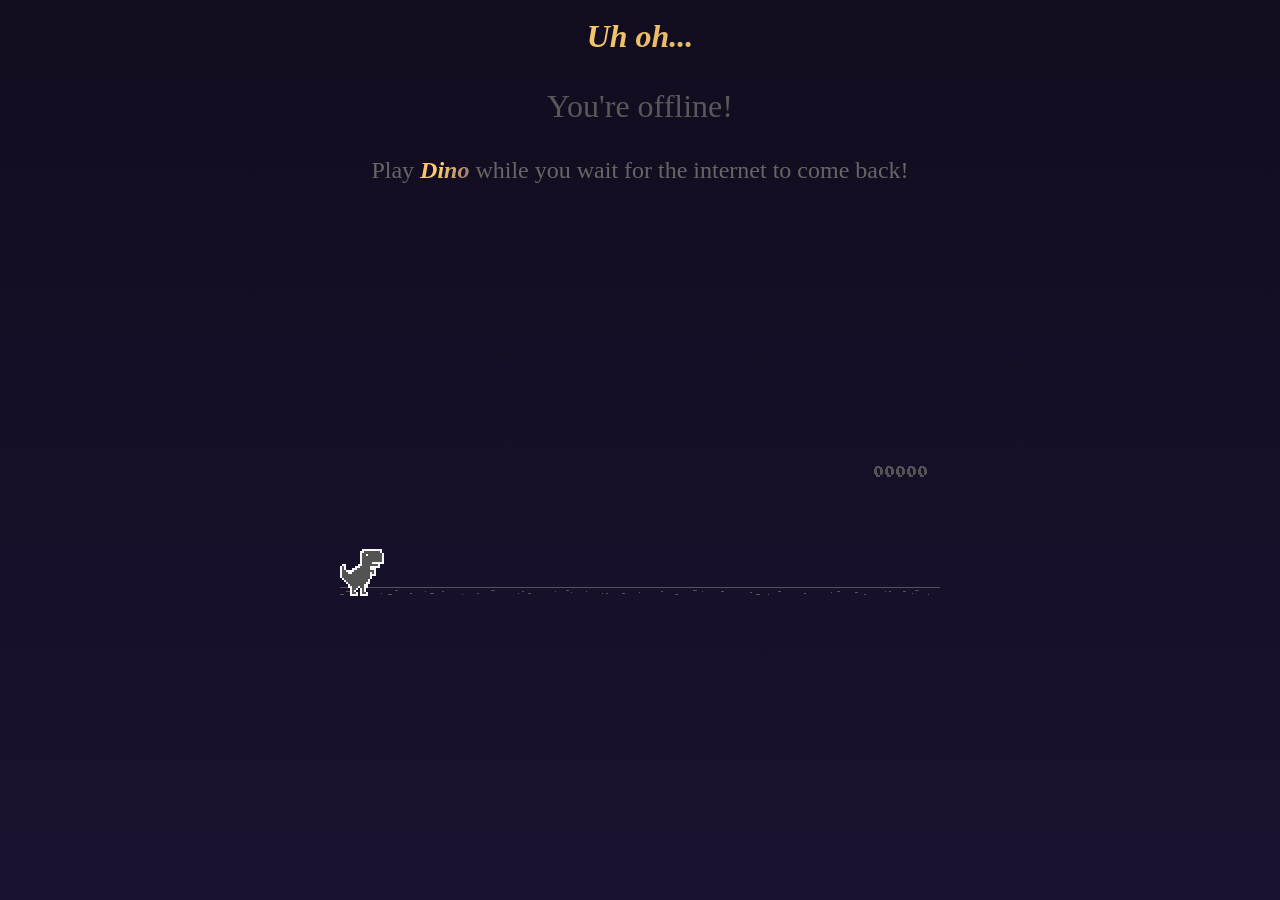
<file: dino/offline.html>
<!doctype html>
<html lang="en">
<head>
	<link rel="icon" href="data:,">
	<meta charset="UTF-8">
    <meta name="viewport"
          content="width=device-width, user-scalable=no, initial-scale=1.0, maximum-scale=1.0, minimum-scale=1.0">
    <meta http-equiv="X-UA-Compatible" content="ie=edge">
    <style>
    iframe {
    border: none;
    border-radius: 16px;
}
        .iframe-div {
    display: flex;
    justify-content: center;
    padding: 1rem;
}
        h1 {
    text-align: center;
    font-family: "Fraunces", serif;
    font-size: clamp(3rem, 8vw, 5rem);
    margin-bottom: 0.25rem;
}
        p {
            text-align: center;
    font-size: clamp(1.2rem, 3vw, 2rem);
        }
        h2 {
            text-align: center;
    font-size: clamp(1.8rem, 5vw, 3rem);
        }

         .accent {
        background: linear-gradient(120deg, var(--amber) 0%, var(--honey) 40%, var(--rose) 100%);
        -webkit-background-clip: text; background-clip: text;
        color: transparent; font-style: italic;
        font-variation-settings: "SOFT" 100;
         font-weight: 800;
             font-family: "Fraunces", serif;
}
         :root {
                 --bg-deep: #120c1f;
    --bg-mid: #1a1230;
    --bg-soft: #221839;
    --surface: #2a1f44;
    --text-primary: #f5ebe0;
    --text-soft: #d8c9b8;
    --text-muted: #9a8aa8;
    --amber: #ffb675;
    --rose: #8b6a76;
    --honey: #ffd166;
         }
    body {

    margin: 0;
    min-height: 100vh;

    background: linear-gradient(
        180deg,
        var(--bg-deep),
        var(--bg-mid)
    );

    color: var(--text-primary);
    font-family: "Fraunces", serif;

    padding: 1rem;
    box-sizing: border-box;
}
    </style>
</head>
    <h1 class="accent">Uh oh...</h1>
    <p>You're offline!</p>
    <h2>
        Play <span class="accent">Dino</span>
        while you wait for the internet to come back!
    </h2>

    <canvas id="game" class="iframe-div"></canvas>

    <script type="text/javascript">
	function hideClass(name) {
       var myClasses = document.querySelectorAll(name),
      i = 0,
      l = myClasses.length;

      for (i; i < l; i++) {
        myClasses[i].style.display = 'none';
      }
	}
    // Copyright (c) 2023 The Chromium Authors. All rights reserved. Adaptation done by Elizalde Alexios
    // Use of this source code is governed by a BSD-style license that can be
    // found in the LICENSE file.
    (function() {
    'use strict';
    /**
    * T-Rex runner.
    * @param {string} outerContainerId Outer containing element id.
    * @param {object} opt_config
    * @constructor
    * @export
    */
    function Runner(outerContainerId, opt_config) {
    // Singleton
    if (Runner.instance_) {
    return Runner.instance_;
    }
    Runner.instance_ = this;
    this.outerContainerEl = document.querySelector(outerContainerId);
    this.containerEl = null;
    this.detailsButton = this.outerContainerEl.querySelector('#details-button');
    this.config = opt_config || Runner.config;
    this.dimensions = Runner.defaultDimensions;
    this.canvas = null;
    this.canvasCtx = null;
    this.tRex = null;
    this.distanceMeter = null;
    this.distanceRan = 0;
    this.highestScore = 0;
    this.time = 0;
    this.runningTime = 0;
    this.msPerFrame = 1000 / FPS;
    this.currentSpeed = this.config.SPEED;
    this.obstacles = [];
    this.started = false;
    this.activated = false;
    this.crashed = false;
    this.paused = false;
    this.resizeTimerId_ = null;
    this.playCount = 0;
    // Sound FX.
    this.audioBuffer = null;
    this.soundFx = {};
    // Global web audio context for playing sounds.
    this.audioContext = null;
    // Images.
    this.images = {};
    this.imagesLoaded = 0;
    this.loadImages();
    }
    window['Runner'] = Runner;
    /**
    * Default game width.
    * @const
    */
    var DEFAULT_WIDTH = 600;
    /**
    * Frames per second.
    * @const
    */
    var FPS = 60;
    /** @const */
    var IS_HIDPI = window.devicePixelRatio > 1;
    /** @const */
    var IS_IOS =
    window.navigator.userAgent.indexOf('UIWebViewForStaticFileContent') > -1;
    /** @const */
    var IS_MOBILE = window.navigator.userAgent.indexOf('Mobi') > -1 || IS_IOS;
    /** @const */
    var IS_TOUCH_ENABLED = 'ontouchstart' in window;
    /**
    * Default game configuration.
    * @enum {number}
    */
    Runner.config = {
    ACCELERATION: 0.001,
    BG_CLOUD_SPEED: 0.2,
    BOTTOM_PAD: 10,
    CLEAR_TIME: 3000,
    CLOUD_FREQUENCY: 0.5,
    GAMEOVER_CLEAR_TIME: 750,
    GAP_COEFFICIENT: 0.6,
    GRAVITY: 0.6,
    INITIAL_JUMP_VELOCITY: 12,
    MAX_CLOUDS: 6,
    MAX_OBSTACLE_LENGTH: 3,
    MAX_SPEED: 12,
    MIN_JUMP_HEIGHT: 35,
    MOBILE_SPEED_COEFFICIENT: 1.2,
    RESOURCE_TEMPLATE_ID: 'audio-resources',
    SPEED: 6,
    SPEED_DROP_COEFFICIENT: 3
    };
    /**
    * Default dimensions.
    * @enum {string}
    */
    Runner.defaultDimensions = {
    WIDTH: DEFAULT_WIDTH,
    HEIGHT: 150
    };
    /**
    * CSS class names.
    * @enum {string}
    */
    Runner.classes = {
    CANVAS: 'runner-canvas',
    CONTAINER: 'runner-container',
    CRASHED: 'crashed',
    ICON: 'icon-offline',
    TOUCH_CONTROLLER: 'controller'
    };
    /**
    * Image source urls.
    * @enum {array.<object>}
    */
    Runner.imageSources = {
    LDPI: [
    {name: 'CACTUS_LARGE', id: '1x-obstacle-large'},
    {name: 'CACTUS_SMALL', id: '1x-obstacle-small'},
    {name: 'CLOUD', id: '1x-cloud'},
    {name: 'HORIZON', id: '1x-horizon'},
    {name: 'RESTART', id: '1x-restart'},
    {name: 'TEXT_SPRITE', id: '1x-text'},
    {name: 'TREX', id: '1x-trex'}
    ],
    HDPI: [
    {name: 'CACTUS_LARGE', id: '2x-obstacle-large'},
    {name: 'CACTUS_SMALL', id: '2x-obstacle-small'},
    {name: 'CLOUD', id: '2x-cloud'},
    {name: 'HORIZON', id: '2x-horizon'},
    {name: 'RESTART', id: '2x-restart'},
    {name: 'TEXT_SPRITE', id: '2x-text'},
    {name: 'TREX', id: '2x-trex'}
    ]
    };
    /**
    * Sound FX. Reference to the ID of the audio tag on interstitial page.
    * @enum {string}
    */
    Runner.sounds = {
    BUTTON_PRESS: 'offline-sound-press',
    HIT: 'offline-sound-hit',
    SCORE: 'offline-sound-reached'
    };
    /**
    * Key code mapping.
    * @enum {object}
    */
    Runner.keycodes = {
    JUMP: {'38': 1, '32': 1}, // Up, spacebar
    DUCK: {'40': 1}, // Down
    RESTART: {'13': 1} // Enter
    };
    /**
    * Runner event names.
    * @enum {string}
    */
    Runner.events = {
    ANIM_END: 'webkitAnimationEnd',
    CLICK: 'click',
    KEYDOWN: 'keydown',
    KEYUP: 'keyup',
    MOUSEDOWN: 'mousedown',
    MOUSEUP: 'mouseup',
    RESIZE: 'resize',
    TOUCHEND: 'touchend',
    TOUCHSTART: 'touchstart',
    VISIBILITY: 'visibilitychange',
    BLUR: 'blur',
    FOCUS: 'focus',
    LOAD: 'load'
    };
    Runner.prototype = {
    /**
    * Setting individual settings for debugging.
    * @param {string} setting
    * @param {*} value
    */
    updateConfigSetting: function(setting, value) {
    if (setting in this.config && value != undefined) {
    this.config[setting] = value;
    switch (setting) {
    case 'GRAVITY':
    case 'MIN_JUMP_HEIGHT':
    case 'SPEED_DROP_COEFFICIENT':
    this.tRex.config[setting] = value;
    break;
    case 'INITIAL_JUMP_VELOCITY':
    this.tRex.setJumpVelocity(value);
    break;
    case 'SPEED':
    this.setSpeed(value);
    break;
    }
    }
    },
    /**
    * Load and cache the image assets from the page.
    */
    loadImages: function() {
    var imageSources = IS_HIDPI ? Runner.imageSources.HDPI :
    Runner.imageSources.LDPI;
    var numImages = imageSources.length;
    for (var i = numImages - 1; i >= 0; i--) {
    var imgSource = imageSources[i];
    this.images[imgSource.name] = document.getElementById(imgSource.id);
    }
    this.init();
    },
    /**
    * Load and decode base 64 encoded sounds.
    */
    loadSounds: function() {
    if (!IS_IOS) {
    this.audioContext = new AudioContext();
    var resourceTemplate =
    document.getElementById(this.config.RESOURCE_TEMPLATE_ID).content;
    for (var sound in Runner.sounds) {
    var soundSrc =
    resourceTemplate.getElementById(Runner.sounds[sound]).src;
    soundSrc = soundSrc.substr(soundSrc.indexOf(',') + 1);
    var buffer = decodeBase64ToArrayBuffer(soundSrc);
    // Async, so no guarantee of order in array.
    this.audioContext.decodeAudioData(buffer, function(index, audioData) {
    this.soundFx[index] = audioData;
    }.bind(this, sound));
    }
    }
    },
    /**
    * Sets the game speed. Adjust the speed accordingly if on a smaller screen.
    * @param {number} opt_speed
    */
    setSpeed: function(opt_speed) {
    var speed = opt_speed || this.currentSpeed;
    // Reduce the speed on smaller mobile screens.
    if (this.dimensions.WIDTH < DEFAULT_WIDTH) {
    var mobileSpeed = speed * this.dimensions.WIDTH / DEFAULT_WIDTH *
    this.config.MOBILE_SPEED_COEFFICIENT;
    this.currentSpeed = mobileSpeed > speed ? speed : mobileSpeed;
    } else if (opt_speed) {
    this.currentSpeed = opt_speed;
    }
    },
    /**
    * Game initialiser.
    */
    init: function() {
    // Hide the static icon.
    //document.querySelector('.' + Runner.classes.ICON).style.visibility = 'hidden';
    this.adjustDimensions();
    this.setSpeed();
    this.containerEl = document.createElement('div');
    this.containerEl.className = Runner.classes.CONTAINER;
    // Player canvas container.
    this.canvas = createCanvas(this.containerEl, this.dimensions.WIDTH,
    this.dimensions.HEIGHT, Runner.classes.PLAYER);
    this.canvasCtx = this.canvas.getContext('2d');
    this.canvasCtx.fillStyle = '#f7f7f7';
    this.canvasCtx.fill();
    Runner.updateCanvasScaling(this.canvas);
    // Horizon contains clouds, obstacles and the ground.
    this.horizon = new Horizon(this.canvas, this.images, this.dimensions,
    this.config.GAP_COEFFICIENT);
    // Distance meter
    this.distanceMeter = new DistanceMeter(this.canvas,
    this.images.TEXT_SPRITE, this.dimensions.WIDTH);
    // Draw t-rex
    this.tRex = new Trex(this.canvas, this.images.TREX);
    this.outerContainerEl.appendChild(this.containerEl);
    if (IS_MOBILE) {
    this.createTouchController();
    }
    this.startListening();
    this.update();
    window.addEventListener(Runner.events.RESIZE,
    this.debounceResize.bind(this));
    },
    /**
    * Create the touch controller. A div that covers whole screen.
    */
    createTouchController: function() {
    this.touchController = document.createElement('div');
    this.touchController.className = Runner.classes.TOUCH_CONTROLLER;
    },
    /**
    * Debounce the resize event.
    */
    debounceResize: function() {
    if (!this.resizeTimerId_) {
    this.resizeTimerId_ =
    setInterval(this.adjustDimensions.bind(this), 250);
    }
    },
    /**
    * Adjust game space dimensions on resize.
    */
    adjustDimensions: function() {
    clearInterval(this.resizeTimerId_);
    this.resizeTimerId_ = null;
    var boxStyles = window.getComputedStyle(this.outerContainerEl);
    var padding = Number(boxStyles.paddingLeft.substr(0,
    boxStyles.paddingLeft.length - 2));
    this.dimensions.WIDTH = this.outerContainerEl.offsetWidth - padding * 2;
    // Redraw the elements back onto the canvas.
    if (this.canvas) {
    this.canvas.width = this.dimensions.WIDTH;
    this.canvas.height = this.dimensions.HEIGHT;
    Runner.updateCanvasScaling(this.canvas);
    this.distanceMeter.calcXPos(this.dimensions.WIDTH);
    this.clearCanvas();
    this.horizon.update(0, 0, true);
    this.tRex.update(0);
    // Outer container and distance meter.
    if (this.activated || this.crashed) {
    this.containerEl.style.width = this.dimensions.WIDTH + 'px';
    this.containerEl.style.height = this.dimensions.HEIGHT + 'px';
    this.distanceMeter.update(0, Math.ceil(this.distanceRan));
    this.stop();
    } else {
    this.tRex.draw(0, 0);
    }
    // Game over panel.
    if (this.crashed && this.gameOverPanel) {
    this.gameOverPanel.updateDimensions(this.dimensions.WIDTH);
    this.gameOverPanel.draw();
    }
    }
    },
    /**
    * Play the game intro.
    * Canvas container width expands out to the full width.
    */
    playIntro: function() {
    if (!this.started && !this.crashed) {
    this.playingIntro = true;
    this.tRex.playingIntro = true;
    // CSS animation definition.
    var keyframes = '@-webkit-keyframes intro { ' +
    'from { width:' + Trex.config.WIDTH + 'px }' +
    'to { width: ' + this.dimensions.WIDTH + 'px }' +
    '}';
    document.styleSheets[0].insertRule(keyframes, 0);
    this.containerEl.addEventListener(Runner.events.ANIM_END,
    this.startGame.bind(this));
    this.containerEl.style.webkitAnimation = 'intro .4s ease-out 1 both';
    this.containerEl.style.width = this.dimensions.WIDTH + 'px';
    if (this.touchController) {
    this.outerContainerEl.appendChild(this.touchController);
    }
    this.activated = true;
    this.started = true;
    } else if (this.crashed) {
    this.restart();
    }
    },
    /**
    * Update the game status to started.
    */
    startGame: function() {
    this.runningTime = 0;
    this.playingIntro = false;
    this.tRex.playingIntro = false;
    this.containerEl.style.webkitAnimation = '';
    this.playCount++;
    // Handle tabbing off the page. Pause the current game.
    window.addEventListener(Runner.events.VISIBILITY,
    this.onVisibilityChange.bind(this));
    window.addEventListener(Runner.events.BLUR,
    this.onVisibilityChange.bind(this));
    window.addEventListener(Runner.events.FOCUS,
    this.onVisibilityChange.bind(this));
    },
    clearCanvas: function() {
    this.canvasCtx.clearRect(0, 0, this.dimensions.WIDTH,
    this.dimensions.HEIGHT);
    },
    /**
    * Update the game frame.
    */
    update: function() {
    this.drawPending = false;
    var now = getTimeStamp();
    var deltaTime = now - (this.time || now);
    this.time = now;
    if (this.activated) {
    this.clearCanvas();
    if (this.tRex.jumping) {
    this.tRex.updateJump(deltaTime, this.config);
    }
    this.runningTime += deltaTime;
    var hasObstacles = this.runningTime > this.config.CLEAR_TIME;
    // First jump triggers the intro.
    if (this.tRex.jumpCount == 1 && !this.playingIntro) {
    this.playIntro();
    }
    // The horizon doesn't move until the intro is over.
    if (this.playingIntro) {
    this.horizon.update(0, this.currentSpeed, hasObstacles);
    } else {
    deltaTime = !this.started ? 0 : deltaTime;
    this.horizon.update(deltaTime, this.currentSpeed, hasObstacles);
    }
    // Check for collisions.
    var collision = hasObstacles &&
    checkForCollision(this.horizon.obstacles[0], this.tRex);
    if (!collision) {
    this.distanceRan += this.currentSpeed * deltaTime / this.msPerFrame;
    if (this.currentSpeed < this.config.MAX_SPEED) {
    this.currentSpeed += this.config.ACCELERATION;
    }
    } else {
    this.gameOver();
    }
    if (this.distanceMeter.getActualDistance(this.distanceRan) >
    this.distanceMeter.maxScore) {
    this.distanceRan = 0;
    }
    var playAcheivementSound = this.distanceMeter.update(deltaTime,
    Math.ceil(this.distanceRan));
    if (playAcheivementSound) {
    this.playSound(this.soundFx.SCORE);
    }
    }
    if (!this.crashed) {
    this.tRex.update(deltaTime);
    this.raq();
    }
    },
    /**
    * Event handler.
    */
    handleEvent: function(e) {
    return (function(evtType, events) {
    switch (evtType) {
    case events.KEYDOWN:
    case events.TOUCHSTART:
    case events.MOUSEDOWN:
    this.onKeyDown(e);
    break;
    case events.KEYUP:
    case events.TOUCHEND:
    case events.MOUSEUP:
    this.onKeyUp(e);
    break;
    }
    }.bind(this))(e.type, Runner.events);
    },
    /**
    * Bind relevant key / mouse / touch listeners.
    */
    startListening: function() {
    // Keys.
    document.addEventListener(Runner.events.KEYDOWN, this);
    document.addEventListener(Runner.events.KEYUP, this);
    if (IS_MOBILE) {
    // Mobile only touch devices.
    this.touchController.addEventListener(Runner.events.TOUCHSTART, this);
    this.touchController.addEventListener(Runner.events.TOUCHEND, this);
    this.containerEl.addEventListener(Runner.events.TOUCHSTART, this);
    } else {
    // Mouse.
    document.addEventListener(Runner.events.MOUSEDOWN, this);
    document.addEventListener(Runner.events.MOUSEUP, this);
    }
    },
    /**
    * Remove all listeners.
    */
    stopListening: function() {
    document.removeEventListener(Runner.events.KEYDOWN, this);
    document.removeEventListener(Runner.events.KEYUP, this);
    if (IS_MOBILE) {
    this.touchController.removeEventListener(Runner.events.TOUCHSTART, this);
    this.touchController.removeEventListener(Runner.events.TOUCHEND, this);
    this.containerEl.removeEventListener(Runner.events.TOUCHSTART, this);
    } else {
    document.removeEventListener(Runner.events.MOUSEDOWN, this);
    document.removeEventListener(Runner.events.MOUSEUP, this);
    }
    },
    /**
    * Process keydown.
    * @param {Event} e
    */
    onKeyDown: function(e) {
    if (e.target != this.detailsButton) {
    if (!this.crashed && (Runner.keycodes.JUMP[String(e.keyCode)] ||
    e.type == Runner.events.TOUCHSTART)) {
    if (!this.activated) {
    this.loadSounds();
    this.activated = true;
    }
    if (!this.tRex.jumping) {
    this.playSound(this.soundFx.BUTTON_PRESS);
    this.tRex.startJump();
    }
    }
    if (this.crashed && e.type == Runner.events.TOUCHSTART &&
    e.currentTarget == this.containerEl) {
    this.restart();
    }
    }
    // Speed drop, activated only when jump key is not pressed.
    if (Runner.keycodes.DUCK[e.keyCode] && this.tRex.jumping) {
    e.preventDefault();
    this.tRex.setSpeedDrop();
    }
    },
    /**
    * Process key up.
    * @param {Event} e
    */
    onKeyUp: function(e) {
    var keyCode = String(e.keyCode);
    var isjumpKey = Runner.keycodes.JUMP[keyCode] ||
    e.type == Runner.events.TOUCHEND ||
    e.type == Runner.events.MOUSEDOWN;
    if (this.isRunning() && isjumpKey) {
    this.tRex.endJump();
    } else if (Runner.keycodes.DUCK[keyCode]) {
    this.tRex.speedDrop = false;
    } else if (this.crashed) {
    // Check that enough time has elapsed before allowing jump key to restart.
    var deltaTime = getTimeStamp() - this.time;
    if (Runner.keycodes.RESTART[keyCode] ||
    (e.type == Runner.events.MOUSEUP && e.target == this.canvas) ||
    (deltaTime >= this.config.GAMEOVER_CLEAR_TIME &&
    Runner.keycodes.JUMP[keyCode])) {
    this.restart();
    }
    } else if (this.paused && isjumpKey) {
    this.play();
    }
    },
    /**
    * RequestAnimationFrame wrapper.
    */
    raq: function() {
    if (!this.drawPending) {
    this.drawPending = true;
    this.raqId = requestAnimationFrame(this.update.bind(this));
    }
    },
    /**
    * Whether the game is running.
    * @return {boolean}
    */
    isRunning: function() {
    return !!this.raqId;
    },
    /**
    * Game over state.
    */
    gameOver: function() {
    this.playSound(this.soundFx.HIT);
    vibrate(200);
    this.stop();
    this.crashed = true;
    this.distanceMeter.acheivement = false;
    this.tRex.update(100, Trex.status.CRASHED);
    // Game over panel.
    if (!this.gameOverPanel) {
    this.gameOverPanel = new GameOverPanel(this.canvas,
    this.images.TEXT_SPRITE, this.images.RESTART,
    this.dimensions);
    } else {
    this.gameOverPanel.draw();
    }
    // Update the high score.
    if (this.distanceRan > this.highestScore) {
    this.highestScore = Math.ceil(this.distanceRan);
    this.distanceMeter.setHighScore(this.highestScore);
    }
    // Reset the time clock.
    this.time = getTimeStamp();
    },
    stop: function() {
    this.activated = false;
    this.paused = true;
    cancelAnimationFrame(this.raqId);
    this.raqId = 0;
    },
    play: function() {
    if (!this.crashed) {
    this.activated = true;
    this.paused = false;
    this.tRex.update(0, Trex.status.RUNNING);
    this.time = getTimeStamp();
    this.update();
    }
    },
    restart: function() {
    if (!this.raqId) {
    this.playCount++;
    this.runningTime = 0;
    this.activated = true;
    this.crashed = false;
    this.distanceRan = 0;
    this.setSpeed(this.config.SPEED);
    this.time = getTimeStamp();
    this.containerEl.classList.remove(Runner.classes.CRASHED);
    this.clearCanvas();
    this.distanceMeter.reset(this.highestScore);
    this.horizon.reset();
    this.tRex.reset();
    this.playSound(this.soundFx.BUTTON_PRESS);
    this.update();
    }
    },
    /**
    * Pause the game if the tab is not in focus.
    */
    onVisibilityChange: function(e) {
    if (document.hidden || document.webkitHidden || e.type == 'blur') {
    this.stop();
    } else {
    this.play();
    }
    },
    /**
    * Play a sound.
    * @param {SoundBuffer} soundBuffer
    */
    playSound: function(soundBuffer) {
    if (soundBuffer) {
    var sourceNode = this.audioContext.createBufferSource();
    sourceNode.buffer = soundBuffer;
    sourceNode.connect(this.audioContext.destination);
    sourceNode.start(0);
    }
    }
    };
    /**
    * Updates the canvas size taking into
    * account the backing store pixel ratio and
    * the device pixel ratio.
    *
    * See article by Paul Lewis:
    * https://www.html5rocks.com/en/tutorials/canvas/hidpi/
    *
    * @param {HTMLCanvasElement} canvas
    * @param {number} opt_width
    * @param {number} opt_height
    * @return {boolean} Whether the canvas was scaled.
    */
    Runner.updateCanvasScaling = function(canvas, opt_width, opt_height) {
    var context = canvas.getContext('2d');
    // Query the various pixel ratios
    var devicePixelRatio = Math.floor(window.devicePixelRatio) || 1;
    var backingStoreRatio = Math.floor(context.webkitBackingStorePixelRatio) || 1;
    var ratio = devicePixelRatio / backingStoreRatio;
    // Upscale the canvas if the two ratios don't match
    if (devicePixelRatio !== backingStoreRatio) {
    var oldWidth = opt_width || canvas.width;
    var oldHeight = opt_height || canvas.height;
    canvas.width = oldWidth * ratio;
    canvas.height = oldHeight * ratio;
    canvas.style.width = oldWidth + 'px';
    canvas.style.height = oldHeight + 'px';
    // Scale the context to counter the fact that we've manually scaled
    // our canvas element.
    context.scale(ratio, ratio);
    return true;
    }
    return false;
    };
    /**
    * Get random number.
    * @param {number} min
    * @param {number} max
    * @param {number}
    */
    function getRandomNum(min, max) {
    return Math.floor(Math.random() * (max - min + 1)) + min;
    }
    /**
    * Vibrate on mobile devices.
    * @param {number} duration Duration of the vibration in milliseconds.
    */
    function vibrate(duration) {
    if (IS_MOBILE && window.navigator.vibrate) {
    window.navigator.vibrate(duration);
    }
    }
    /**
    * Create canvas element.
    * @param {HTMLElement} container Element to append canvas to.
    * @param {number} width
    * @param {number} height
    * @param {string} opt_classname
    * @return {HTMLCanvasElement}
    */
    function createCanvas(container, width, height, opt_classname) {
    var canvas = document.createElement('canvas');
    canvas.className = opt_classname ? Runner.classes.CANVAS + ' ' +
    opt_classname : Runner.classes.CANVAS;
    canvas.width = width;
    canvas.height = height;
    container.appendChild(canvas);
    return canvas;
    }
    /**
    * Decodes the base 64 audio to ArrayBuffer used by Web Audio.
    * @param {string} base64String
    */
    function decodeBase64ToArrayBuffer(base64String) {
    var len = (base64String.length / 4) * 3;
    var str = atob(base64String);
    var arrayBuffer = new ArrayBuffer(len);
    var bytes = new Uint8Array(arrayBuffer);
    for (var i = 0; i < len; i++) {
    bytes[i] = str.charCodeAt(i);
    }
    return bytes.buffer;
    }
    /**
    * Return the current timestamp.
    * @return {number}
    */
    function getTimeStamp() {
    return IS_IOS ? new Date().getTime() : performance.now();
    }
    //******************************************************************************
    /**
    * Game over panel.
    * @param {!HTMLCanvasElement} canvas
    * @param {!HTMLImage} textSprite
    * @param {!HTMLImage} restartImg
    * @param {!Object} dimensions Canvas dimensions.
    * @constructor
    */
    function GameOverPanel(canvas, textSprite, restartImg, dimensions) {
    this.canvas = canvas;
    this.canvasCtx = canvas.getContext('2d');
    this.canvasDimensions = dimensions;
    this.textSprite = textSprite;
    this.restartImg = restartImg;
    this.draw();
    };
    /**
    * Dimensions used in the panel.
    * @enum {number}
    */
    GameOverPanel.dimensions = {
    TEXT_X: 0,
    TEXT_Y: 13,
    TEXT_WIDTH: 191,
    TEXT_HEIGHT: 11,
    RESTART_WIDTH: 36,
    RESTART_HEIGHT: 32
    };
    GameOverPanel.prototype = {
    /**
    * Update the panel dimensions.
    * @param {number} width New canvas width.
    * @param {number} opt_height Optional new canvas height.
    */
    updateDimensions: function(width, opt_height) {
    this.canvasDimensions.WIDTH = width;
    if (opt_height) {
    this.canvasDimensions.HEIGHT = opt_height;
    }
    },
    /**
    * Draw the panel.
    */
    draw: function() {
    var dimensions = GameOverPanel.dimensions;
    var centerX = this.canvasDimensions.WIDTH / 2;
    // Game over text.
    var textSourceX = dimensions.TEXT_X;
    var textSourceY = dimensions.TEXT_Y;
    var textSourceWidth = dimensions.TEXT_WIDTH;
    var textSourceHeight = dimensions.TEXT_HEIGHT;
    var textTargetX = Math.round(centerX - (dimensions.TEXT_WIDTH / 2));
    var textTargetY = Math.round((this.canvasDimensions.HEIGHT - 25) / 3);
    var textTargetWidth = dimensions.TEXT_WIDTH;
    var textTargetHeight = dimensions.TEXT_HEIGHT;
    var restartSourceWidth = dimensions.RESTART_WIDTH;
    var restartSourceHeight = dimensions.RESTART_HEIGHT;
    var restartTargetX = centerX - (dimensions.RESTART_WIDTH / 2);
    var restartTargetY = this.canvasDimensions.HEIGHT / 2;
    if (IS_HIDPI) {
    textSourceY *= 2;
    textSourceX *= 2;
    textSourceWidth *= 2;
    textSourceHeight *= 2;
    restartSourceWidth *= 2;
    restartSourceHeight *= 2;
    }
    // Game over text from sprite.
    this.canvasCtx.drawImage(this.textSprite,
    textSourceX, textSourceY, textSourceWidth, textSourceHeight,
    textTargetX, textTargetY, textTargetWidth, textTargetHeight);
    // Restart button.
    this.canvasCtx.drawImage(this.restartImg, 0, 0,
    restartSourceWidth, restartSourceHeight,
    restartTargetX, restartTargetY, dimensions.RESTART_WIDTH,
    dimensions.RESTART_HEIGHT);
    }
    };
    //******************************************************************************
    /**
    * Check for a collision.
    * @param {!Obstacle} obstacle
    * @param {!Trex} tRex T-rex object.
    * @param {HTMLCanvasContext} opt_canvasCtx Optional canvas context for drawing
    * collision boxes.
    * @return {Array.<CollisionBox>}
    */
    function checkForCollision(obstacle, tRex, opt_canvasCtx) {
    var obstacleBoxXPos = Runner.defaultDimensions.WIDTH + obstacle.xPos;
    // Adjustments are made to the bounding box as there is a 1 pixel white
    // border around the t-rex and obstacles.
    var tRexBox = new CollisionBox(
    tRex.xPos + 1,
    tRex.yPos + 1,
    tRex.config.WIDTH - 2,
    tRex.config.HEIGHT - 2);
    var obstacleBox = new CollisionBox(
    obstacle.xPos + 1,
    obstacle.yPos + 1,
    obstacle.typeConfig.width * obstacle.size - 2,
    obstacle.typeConfig.height - 2);
    // Debug outer box
    if (opt_canvasCtx) {
    drawCollisionBoxes(opt_canvasCtx, tRexBox, obstacleBox);
    }
    // Simple outer bounds check.
    if (boxCompare(tRexBox, obstacleBox)) {
    var collisionBoxes = obstacle.collisionBoxes;
    var tRexCollisionBoxes = Trex.collisionBoxes;
    // Detailed axis aligned box check.
    for (var t = 0; t < tRexCollisionBoxes.length; t++) {
    for (var i = 0; i < collisionBoxes.length; i++) {
    // Adjust the box to actual positions.
    var adjTrexBox =
    createAdjustedCollisionBox(tRexCollisionBoxes[t], tRexBox);
    var adjObstacleBox =
    createAdjustedCollisionBox(collisionBoxes[i], obstacleBox);
    var crashed = boxCompare(adjTrexBox, adjObstacleBox);
    // Draw boxes for debug.
    if (opt_canvasCtx) {
    drawCollisionBoxes(opt_canvasCtx, adjTrexBox, adjObstacleBox);
    }
    if (crashed) {
    return [adjTrexBox, adjObstacleBox];
    }
    }
    }
    }
    return false;
    };
    /**
    * Adjust the collision box.
    * @param {!CollisionBox} box The original box.
    * @param {!CollisionBox} adjustment Adjustment box.
    * @return {CollisionBox} The adjusted collision box object.
    */
    function createAdjustedCollisionBox(box, adjustment) {
    return new CollisionBox(
    box.x + adjustment.x,
    box.y + adjustment.y,
    box.width,
    box.height);
    };
    /**
    * Draw the collision boxes for debug.
    */
    function drawCollisionBoxes(canvasCtx, tRexBox, obstacleBox) {
    canvasCtx.save();
    canvasCtx.strokeStyle = '#f00';
    canvasCtx.strokeRect(tRexBox.x, tRexBox.y,
    tRexBox.width, tRexBox.height);
    canvasCtx.strokeStyle = '#0f0';
    canvasCtx.strokeRect(obstacleBox.x, obstacleBox.y,
    obstacleBox.width, obstacleBox.height);
    canvasCtx.restore();
    };
    /**
    * Compare two collision boxes for a collision.
    * @param {CollisionBox} tRexBox
    * @param {CollisionBox} obstacleBox
    * @return {boolean} Whether the boxes intersected.
    */
    function boxCompare(tRexBox, obstacleBox) {
    var crashed = false;
    var tRexBoxX = tRexBox.x;
    var tRexBoxY = tRexBox.y;
    var obstacleBoxX = obstacleBox.x;
    var obstacleBoxY = obstacleBox.y;
    // Axis-Aligned Bounding Box method.
    if (tRexBox.x < obstacleBoxX + obstacleBox.width &&
    tRexBox.x + tRexBox.width > obstacleBoxX &&
    tRexBox.y < obstacleBox.y + obstacleBox.height &&
    tRexBox.height + tRexBox.y > obstacleBox.y) {
    crashed = true;
    }
    return crashed;
    };
    //******************************************************************************
    /**
    * Collision box object.
    * @param {number} x X position.
    * @param {number} y Y Position.
    * @param {number} w Width.
    * @param {number} h Height.
    */
    function CollisionBox(x, y, w, h) {
    this.x = x;
    this.y = y;
    this.width = w;
    this.height = h;
    };
    //******************************************************************************
    /**
    * Obstacle.
    * @param {HTMLCanvasCtx} canvasCtx
    * @param {Obstacle.type} type
    * @param {image} obstacleImg Image sprite.
    * @param {Object} dimensions
    * @param {number} gapCoefficient Mutipler in determining the gap.
    * @param {number} speed
    */
    function Obstacle(canvasCtx, type, obstacleImg, dimensions,
    gapCoefficient, speed) {
    this.canvasCtx = canvasCtx;
    this.image = obstacleImg;
    this.typeConfig = type;
    this.gapCoefficient = gapCoefficient;
    this.size = getRandomNum(1, Obstacle.MAX_OBSTACLE_LENGTH);
    this.dimensions = dimensions;
    this.remove = false;
    this.xPos = 0;
    this.yPos = this.typeConfig.yPos;
    this.width = 0;
    this.collisionBoxes = [];
    this.gap = 0;
    this.init(speed);
    };
    /**
    * Coefficient for calculating the maximum gap.
    * @const
    */
    Obstacle.MAX_GAP_COEFFICIENT = 1.5;
    /**
    * Maximum obstacle grouping count.
    * @const
    */
    Obstacle.MAX_OBSTACLE_LENGTH = 3,
    Obstacle.prototype = {
    /**
    * Initialise the DOM for the obstacle.
    * @param {number} speed
    */
    init: function(speed) {
    this.cloneCollisionBoxes();
    // Only allow sizing if we're at the right speed.
    if (this.size > 1 && this.typeConfig.multipleSpeed > speed) {
    this.size = 1;
    }
    this.width = this.typeConfig.width * this.size;
    this.xPos = this.dimensions.WIDTH - this.width;
    this.draw();
    // Make collision box adjustments,
    // Central box is adjusted to the size as one box.
    // ____ ______ ________
    // _| |-| _| |-| _| |-|
    // | |<->| | | |<--->| | | |<----->| |
    // | | 1 | | | | 2 | | | | 3 | |
    // |_|___|_| |_|_____|_| |_|_______|_|
    //
    if (this.size > 1) {
    this.collisionBoxes[1].width = this.width - this.collisionBoxes[0].width -
    this.collisionBoxes[2].width;
    this.collisionBoxes[2].x = this.width - this.collisionBoxes[2].width;
    }
    this.gap = this.getGap(this.gapCoefficient, speed);
    },
    /**
    * Draw and crop based on size.
    */
    draw: function() {
    var sourceWidth = this.typeConfig.width;
    var sourceHeight = this.typeConfig.height;
    if (IS_HIDPI) {
    sourceWidth = sourceWidth * 2;
    sourceHeight = sourceHeight * 2;
    }
    // Sprite
    var sourceX = (sourceWidth * this.size) * (0.5 * (this.size - 1));
    this.canvasCtx.drawImage(this.image,
    sourceX, 0,
    sourceWidth * this.size, sourceHeight,
    this.xPos, this.yPos,
    this.typeConfig.width * this.size, this.typeConfig.height);
    },
    /**
    * Obstacle frame update.
    * @param {number} deltaTime
    * @param {number} speed
    */
    update: function(deltaTime, speed) {
    if (!this.remove) {
    this.xPos -= Math.floor((speed * FPS / 1000) * deltaTime);
    this.draw();
    if (!this.isVisible()) {
    this.remove = true;
    }
    }
    },
    /**
    * Calculate a random gap size.
    * - Minimum gap gets wider as speed increses
    * @param {number} gapCoefficient
    * @param {number} speed
    * @return {number} The gap size.
    */
    getGap: function(gapCoefficient, speed) {
    var minGap = Math.round(this.width * speed +
    this.typeConfig.minGap * gapCoefficient);
    var maxGap = Math.round(minGap * Obstacle.MAX_GAP_COEFFICIENT);
    return getRandomNum(minGap, maxGap);
    },
    /**
    * Check if obstacle is visible.
    * @return {boolean} Whether the obstacle is in the game area.
    */
    isVisible: function() {
    return this.xPos + this.width > 0;
    },
    /**
    * Make a copy of the collision boxes, since these will change based on
    * obstacle type and size.
    */
    cloneCollisionBoxes: function() {
    var collisionBoxes = this.typeConfig.collisionBoxes;
    for (var i = collisionBoxes.length - 1; i >= 0; i--) {
    this.collisionBoxes[i] = new CollisionBox(collisionBoxes[i].x,
    collisionBoxes[i].y, collisionBoxes[i].width,
    collisionBoxes[i].height);
    }
    }
    };
    /**
    * Obstacle definitions.
    * minGap: minimum pixel space betweeen obstacles.
    * multipleSpeed: Speed at which multiples are allowed.
    */
    Obstacle.types = [
    {
    type: 'CACTUS_SMALL',
    className: ' cactus cactus-small ',
    width: 17,
    height: 35,
    yPos: 105,
    multipleSpeed: 3,
    minGap: 120,
    collisionBoxes: [
    new CollisionBox(0, 7, 5, 27),
    new CollisionBox(4, 0, 6, 34),
    new CollisionBox(10, 4, 7, 14)
    ]
    },
    {
    type: 'CACTUS_LARGE',
    className: ' cactus cactus-large ',
    width: 25,
    height: 50,
    yPos: 90,
    multipleSpeed: 6,
    minGap: 120,
    collisionBoxes: [
    new CollisionBox(0, 12, 7, 38),
    new CollisionBox(8, 0, 7, 49),
    new CollisionBox(13, 10, 10, 38)
    ]
    }
    ];
    //******************************************************************************
    /**
    * T-rex game character.
    * @param {HTMLCanvas} canvas
    * @param {HTMLImage} image Character image.
    * @constructor
    */
    function Trex(canvas, image) {
    this.canvas = canvas;
    this.canvasCtx = canvas.getContext('2d');
    this.image = image;
    this.xPos = 0;
    this.yPos = 0;
    // Position when on the ground.
    this.groundYPos = 0;
    this.currentFrame = 0;
    this.currentAnimFrames = [];
    this.blinkDelay = 0;
    this.animStartTime = 0;
    this.timer = 0;
    this.msPerFrame = 1000 / FPS;
    this.config = Trex.config;
    // Current status.
    this.status = Trex.status.WAITING;
    this.jumping = false;
    this.jumpVelocity = 0;
    this.reachedMinHeight = false;
    this.speedDrop = false;
    this.jumpCount = 0;
    this.jumpspotX = 0;
    this.init();
    };
    /**
    * T-rex player config.
    * @enum {number}
    */
    Trex.config = {
    DROP_VELOCITY: -5,
    GRAVITY: 0.6,
    HEIGHT: 47,
    INIITAL_JUMP_VELOCITY: -10,
    INTRO_DURATION: 1500,
    MAX_JUMP_HEIGHT: 30,
    MIN_JUMP_HEIGHT: 30,
    SPEED_DROP_COEFFICIENT: 3,
    SPRITE_WIDTH: 262,
    START_X_POS: 50,
    WIDTH: 44
    };
    /**
    * Used in collision detection.
    * @type {Array.<CollisionBox>}
    */
    Trex.collisionBoxes = [
    new CollisionBox(1, -1, 30, 26),
    new CollisionBox(32, 0, 8, 16),
    new CollisionBox(10, 35, 14, 8),
    new CollisionBox(1, 24, 29, 5),
    new CollisionBox(5, 30, 21, 4),
    new CollisionBox(9, 34, 15, 4)
    ];
    /**
    * Animation states.
    * @enum {string}
    */
    Trex.status = {
    CRASHED: 'CRASHED',
    JUMPING: 'JUMPING',
    RUNNING: 'RUNNING',
    WAITING: 'WAITING'
    };
    /**
    * Blinking coefficient.
    * @const
    */
    Trex.BLINK_TIMING = 7000;
    /**
    * Animation config for different states.
    * @enum {object}
    */
    Trex.animFrames = {
    WAITING: {
    frames: [44, 0],
    msPerFrame: 1000 / 3
    },
    RUNNING: {
    frames: [88, 132],
    msPerFrame: 1000 / 12
    },
    CRASHED: {
    frames: [220],
    msPerFrame: 1000 / 60
    },
    JUMPING: {
    frames: [0],
    msPerFrame: 1000 / 60
    }
    };
    Trex.prototype = {
    /**
    * T-rex player initaliser.
    * Sets the t-rex to blink at random intervals.
    */
    init: function() {
    this.blinkDelay = this.setBlinkDelay();
    this.groundYPos = Runner.defaultDimensions.HEIGHT - this.config.HEIGHT -
    Runner.config.BOTTOM_PAD;
    this.yPos = this.groundYPos;
    this.minJumpHeight = this.groundYPos - this.config.MIN_JUMP_HEIGHT;
    this.draw(0, 0);
    this.update(0, Trex.status.WAITING);
    },
    /**
    * Setter for the jump velocity.
    * The approriate drop velocity is also set.
    */
    setJumpVelocity: function(setting) {
    this.config.INIITAL_JUMP_VELOCITY = -setting;
    this.config.DROP_VELOCITY = -setting / 2;
    },
    /**
    * Set the animation status.
    * @param {!number} deltaTime
    * @param {Trex.status} status Optional status to switch to.
    */
    update: function(deltaTime, opt_status) {
    this.timer += deltaTime;
    // Update the status.
    if (opt_status) {
    this.status = opt_status;
    this.currentFrame = 0;
    this.msPerFrame = Trex.animFrames[opt_status].msPerFrame;
    this.currentAnimFrames = Trex.animFrames[opt_status].frames;
    if (opt_status == Trex.status.WAITING) {
    this.animStartTime = getTimeStamp();
    this.setBlinkDelay();
    }
    }
    // Game intro animation, T-rex moves in from the left.
    if (this.playingIntro && this.xPos < this.config.START_X_POS) {
    this.xPos += Math.round((this.config.START_X_POS /
    this.config.INTRO_DURATION) * deltaTime);
    }
    if (this.status == Trex.status.WAITING) {
    this.blink(getTimeStamp());
    } else {
    this.draw(this.currentAnimFrames[this.currentFrame], 0);
    }
    // Update the frame position.
    if (this.timer >= this.msPerFrame) {
    this.currentFrame = this.currentFrame ==
    this.currentAnimFrames.length - 1 ? 0 : this.currentFrame + 1;
    this.timer = 0;
    }
    },
    /**
    * Draw the t-rex to a particular position.
    * @param {number} x
    * @param {number} y
    */
    draw: function(x, y) {
    var sourceX = x;
    var sourceY = y;
    var sourceWidth = this.config.WIDTH;
    var sourceHeight = this.config.HEIGHT;
    if (IS_HIDPI) {
    sourceX *= 2;
    sourceY *= 2;
    sourceWidth *= 2;
    sourceHeight *= 2;
    }
    this.canvasCtx.drawImage(this.image, sourceX, sourceY,
    sourceWidth, sourceHeight,
    this.xPos, this.yPos,
    this.config.WIDTH, this.config.HEIGHT);
    },
    /**
    * Sets a random time for the blink to happen.
    */
    setBlinkDelay: function() {
    this.blinkDelay = Math.ceil(Math.random() * Trex.BLINK_TIMING);
    },
    /**
    * Make t-rex blink at random intervals.
    * @param {number} time Current time in milliseconds.
    */
    blink: function(time) {
    var deltaTime = time - this.animStartTime;
    if (deltaTime >= this.blinkDelay) {
    this.draw(this.currentAnimFrames[this.currentFrame], 0);
    if (this.currentFrame == 1) {
    // Set new random delay to blink.
    this.setBlinkDelay();
    this.animStartTime = time;
    }
    }
    },
    /**
    * Initialise a jump.
    */
    startJump: function() {
    if (!this.jumping) {
    this.update(0, Trex.status.JUMPING);
    this.jumpVelocity = this.config.INIITAL_JUMP_VELOCITY;
    this.jumping = true;
    this.reachedMinHeight = false;
    this.speedDrop = false;
    }
    },
    /**
    * Jump is complete, falling down.
    */
    endJump: function() {
    if (this.reachedMinHeight &&
    this.jumpVelocity < this.config.DROP_VELOCITY) {
    this.jumpVelocity = this.config.DROP_VELOCITY;
    }
    },
    /**
    * Update frame for a jump.
    * @param {number} deltaTime
    */
    updateJump: function(deltaTime) {
    var msPerFrame = Trex.animFrames[this.status].msPerFrame;
    var framesElapsed = deltaTime / msPerFrame;
    // Speed drop makes Trex fall faster.
    if (this.speedDrop) {
    this.yPos += Math.round(this.jumpVelocity *
    this.config.SPEED_DROP_COEFFICIENT * framesElapsed);
    } else {
    this.yPos += Math.round(this.jumpVelocity * framesElapsed);
    }
    this.jumpVelocity += this.config.GRAVITY * framesElapsed;
    // Minimum height has been reached.
    if (this.yPos < this.minJumpHeight || this.speedDrop) {
    this.reachedMinHeight = true;
    }
    // Reached max height
    if (this.yPos < this.config.MAX_JUMP_HEIGHT || this.speedDrop) {
    this.endJump();
    }
    // Back down at ground level. Jump completed.
    if (this.yPos > this.groundYPos) {
    this.reset();
    this.jumpCount++;
    }
    this.update(deltaTime);
    },
    /**
    * Set the speed drop. Immediately cancels the current jump.
    */
    setSpeedDrop: function() {
    this.speedDrop = true;
    this.jumpVelocity = 1;
    },
    /**
    * Reset the t-rex to running at start of game.
    */
    reset: function() {
    this.yPos = this.groundYPos;
    this.jumpVelocity = 0;
    this.jumping = false;
    this.update(0, Trex.status.RUNNING);
    this.midair = false;
    this.speedDrop = false;
    this.jumpCount = 0;
    }
    };
    //******************************************************************************
    /**
    * Handles displaying the distance meter.
    * @param {!HTMLCanvasElement} canvas
    * @param {!HTMLImage} spriteSheet Image sprite.
    * @param {number} canvasWidth
    * @constructor
    */
    function DistanceMeter(canvas, spriteSheet, canvasWidth) {
    this.canvas = canvas;
    this.canvasCtx = canvas.getContext('2d');
    this.image = spriteSheet;
    this.x = 0;
    this.y = 5;
    this.currentDistance = 0;
    this.maxScore = 0;
    this.highScore = 0;
    this.container = null;
    this.digits = [];
    this.acheivement = false;
    this.defaultString = '';
    this.flashTimer = 0;
    this.flashIterations = 0;
    this.config = DistanceMeter.config;
    this.init(canvasWidth);
    };
    /**
    * @enum {number}
    */
    DistanceMeter.dimensions = {
    WIDTH: 10,
    HEIGHT: 13,
    DEST_WIDTH: 11
    };
    /**
    * Y positioning of the digits in the sprite sheet.
    * X position is always 0.
    * @type {array.<number>}
    */
    DistanceMeter.yPos = [0, 13, 27, 40, 53, 67, 80, 93, 107, 120];
    /**
    * Distance meter config.
    * @enum {number}
    */
    DistanceMeter.config = {
    // Number of digits.
    MAX_DISTANCE_UNITS: 5,
    // Distance that causes achievement animation.
    ACHIEVEMENT_DISTANCE: 100,
    // Used for conversion from pixel distance to a scaled unit.
    COEFFICIENT: 0.025,
    // Flash duration in milliseconds.
    FLASH_DURATION: 1000 / 4,
    // Flash iterations for achievement animation.
    FLASH_ITERATIONS: 3
    };
    DistanceMeter.prototype = {
    /**
    * Initialise the distance meter to '00000'.
    * @param {number} width Canvas width in px.
    */
    init: function(width) {
    var maxDistanceStr = '';
    this.calcXPos(width);
    this.maxScore = this.config.MAX_DISTANCE_UNITS;
    for (var i = 0; i < this.config.MAX_DISTANCE_UNITS; i++) {
    this.draw(i, 0);
    this.defaultString += '0';
    maxDistanceStr += '9';
    }
    this.maxScore = parseInt(maxDistanceStr);
    },
    /**
    * Calculate the xPos in the canvas.
    * @param {number} canvasWidth
    */
    calcXPos: function(canvasWidth) {
    this.x = canvasWidth - (DistanceMeter.dimensions.DEST_WIDTH *
    (this.config.MAX_DISTANCE_UNITS + 1));
    },
    /**
    * Draw a digit to canvas.
    * @param {number} digitPos Position of the digit.
    * @param {number} value Digit value 0-9.
    * @param {boolean} opt_highScore Whether drawing the high score.
    */
    draw: function(digitPos, value, opt_highScore) {
    var sourceWidth = DistanceMeter.dimensions.WIDTH;
    var sourceHeight = DistanceMeter.dimensions.HEIGHT;
    var sourceX = DistanceMeter.dimensions.WIDTH * value;
    var targetX = digitPos * DistanceMeter.dimensions.DEST_WIDTH;
    var targetY = this.y;
    var targetWidth = DistanceMeter.dimensions.WIDTH;
    var targetHeight = DistanceMeter.dimensions.HEIGHT;
    // For high DPI we 2x source values.
    if (IS_HIDPI) {
    sourceWidth *= 2;
    sourceHeight *= 2;
    sourceX *= 2;
    }
    this.canvasCtx.save();
    if (opt_highScore) {
    // Left of the current score.
    var highScoreX = this.x - (this.config.MAX_DISTANCE_UNITS * 2) *
    DistanceMeter.dimensions.WIDTH;
    this.canvasCtx.translate(highScoreX, this.y);
    } else {
    this.canvasCtx.translate(this.x, this.y);
    }
    this.canvasCtx.drawImage(this.image, sourceX, 0,
    sourceWidth, sourceHeight,
    targetX, targetY,
    targetWidth, targetHeight
    );
    this.canvasCtx.restore();
    },
    /**
    * Covert pixel distance to a 'real' distance.
    * @param {number} distance Pixel distance ran.
    * @return {number} The 'real' distance ran.
    */
    getActualDistance: function(distance) {
    return distance ?
    Math.round(distance * this.config.COEFFICIENT) : 0;
    },
    /**
    * Update the distance meter.
    * @param {number} deltaTime
    * @param {number} distance
    * @return {boolean} Whether the acheivement sound fx should be played.
    */
    update: function(deltaTime, distance) {
    var paint = true;
    var playSound = false;
    if (!this.acheivement) {
    distance = this.getActualDistance(distance);
    if (distance > 0) {
    // Acheivement unlocked
    if (distance % this.config.ACHIEVEMENT_DISTANCE == 0) {
    // Flash score and play sound.
    this.acheivement = true;
    this.flashTimer = 0;
    playSound = true;
    }
    // Create a string representation of the distance with leading 0.
    var distanceStr = (this.defaultString +
    distance).substr(-this.config.MAX_DISTANCE_UNITS);
    this.digits = distanceStr.split('');
    } else {
    this.digits = this.defaultString.split('');
    }
    } else {
    // Control flashing of the score on reaching acheivement.
    if (this.flashIterations <= this.config.FLASH_ITERATIONS) {
    this.flashTimer += deltaTime;
    if (this.flashTimer < this.config.FLASH_DURATION) {
    paint = false;
    } else if (this.flashTimer >
    this.config.FLASH_DURATION * 2) {
    this.flashTimer = 0;
    this.flashIterations++;
    }
    } else {
    this.acheivement = false;
    this.flashIterations = 0;
    this.flashTimer = 0;
    }
    }
    // Draw the digits if not flashing.
    if (paint) {
    for (var i = this.digits.length - 1; i >= 0; i--) {
    this.draw(i, parseInt(this.digits[i]));
    }
    }
    this.drawHighScore();
    return playSound;
    },
    /**
    * Draw the high score.
    */
    drawHighScore: function() {
    this.canvasCtx.save();
    this.canvasCtx.globalAlpha = .8;
    for (var i = this.highScore.length - 1; i >= 0; i--) {
    this.draw(i, parseInt(this.highScore[i], 10), true);
    }
    this.canvasCtx.restore();
    },
    /**
    * Set the highscore as a array string.
    * Position of char in the sprite: H - 10, I - 11.
    * @param {number} distance Distance ran in pixels.
    */
    setHighScore: function(distance) {
    distance = this.getActualDistance(distance);
    var highScoreStr = (this.defaultString +
    distance).substr(-this.config.MAX_DISTANCE_UNITS);
    this.highScore = ['10', '11', ''].concat(highScoreStr.split(''));
    },
    /**
    * Reset the distance meter back to '00000'.
    */
    reset: function() {
    this.update(0);
    this.acheivement = false;
    }
    };
    //******************************************************************************
    /**
    * Cloud background item.
    * Similar to an obstacle object but without collision boxes.
    * @param {HTMLCanvasElement} canvas Canvas element.
    * @param {Image} cloudImg
    * @param {number} containerWidth
    */
    function Cloud(canvas, cloudImg, containerWidth) {
    this.canvas = canvas;
    this.canvasCtx = this.canvas.getContext('2d');
    this.image = cloudImg;
    this.containerWidth = containerWidth;
    this.xPos = containerWidth;
    this.yPos = 0;
    this.remove = false;
    this.cloudGap = getRandomNum(Cloud.config.MIN_CLOUD_GAP,
    Cloud.config.MAX_CLOUD_GAP);
    this.init();
    };
    /**
    * Cloud object config.
    * @enum {number}
    */
    Cloud.config = {
    HEIGHT: 14,
    MAX_CLOUD_GAP: 400,
    MAX_SKY_LEVEL: 30,
    MIN_CLOUD_GAP: 100,
    MIN_SKY_LEVEL: 71,
    WIDTH: 46
    };
    Cloud.prototype = {
    /**
    * Initialise the cloud. Sets the Cloud height.
    */
    init: function() {
    this.yPos = getRandomNum(Cloud.config.MAX_SKY_LEVEL,
    Cloud.config.MIN_SKY_LEVEL);
    this.draw();
    },
    /**
    * Draw the cloud.
    */
    draw: function() {
    this.canvasCtx.save();
    var sourceWidth = Cloud.config.WIDTH;
    var sourceHeight = Cloud.config.HEIGHT;
    if (IS_HIDPI) {
    sourceWidth = sourceWidth * 2;
    sourceHeight = sourceHeight * 2;
    }
    this.canvasCtx.drawImage(this.image, 0, 0,
    sourceWidth, sourceHeight,
    this.xPos, this.yPos,
    Cloud.config.WIDTH, Cloud.config.HEIGHT);
    this.canvasCtx.restore();
    },
    /**
    * Update the cloud position.
    * @param {number} speed
    */
    update: function(speed) {
    if (!this.remove) {
    this.xPos -= Math.ceil(speed);
    this.draw();
    // Mark as removeable if no longer in the canvas.
    if (!this.isVisible()) {
    this.remove = true;
    }
    }
    },
    /**
    * Check if the cloud is visible on the stage.
    * @return {boolean}
    */
    isVisible: function() {
    return this.xPos + Cloud.config.WIDTH > 0;
    }
    };
    //******************************************************************************
    /**
    * Horizon Line.
    * Consists of two connecting lines. Randomly assigns a flat / bumpy horizon.
    * @param {HTMLCanvasElement} canvas
    * @param {HTMLImage} bgImg Horizon line sprite.
    * @constructor
    */
    function HorizonLine(canvas, bgImg) {
    this.image = bgImg;
    this.canvas = canvas;
    this.canvasCtx = canvas.getContext('2d');
    this.sourceDimensions = {};
    this.dimensions = HorizonLine.dimensions;
    this.sourceXPos = [0, this.dimensions.WIDTH];
    this.xPos = [];
    this.yPos = 0;
    this.bumpThreshold = 0.5;
    this.setSourceDimensions();
    this.draw();
    };
    /**
    * Horizon line dimensions.
    * @enum {number}
    */
    HorizonLine.dimensions = {
    WIDTH: 600,
    HEIGHT: 12,
    YPOS: 127
    };
    HorizonLine.prototype = {
    /**
    * Set the source dimensions of the horizon line.
    */
    setSourceDimensions: function() {
    for (var dimension in HorizonLine.dimensions) {
    if (IS_HIDPI) {
    if (dimension != 'YPOS') {
    this.sourceDimensions[dimension] =
    HorizonLine.dimensions[dimension] * 2;
    }
    } else {
    this.sourceDimensions[dimension] =
    HorizonLine.dimensions[dimension];
    }
    this.dimensions[dimension] = HorizonLine.dimensions[dimension];
    }
    this.xPos = [0, HorizonLine.dimensions.WIDTH];
    this.yPos = HorizonLine.dimensions.YPOS;
    },
    /**
    * Return the crop x position of a type.
    */
    getRandomType: function() {
    return Math.random() > this.bumpThreshold ? this.dimensions.WIDTH : 0;
    },
    /**
    * Draw the horizon line.
    */
    draw: function() {
    this.canvasCtx.drawImage(this.image, this.sourceXPos[0], 0,
    this.sourceDimensions.WIDTH, this.sourceDimensions.HEIGHT,
    this.xPos[0], this.yPos,
    this.dimensions.WIDTH, this.dimensions.HEIGHT);
    this.canvasCtx.drawImage(this.image, this.sourceXPos[1], 0,
    this.sourceDimensions.WIDTH, this.sourceDimensions.HEIGHT,
    this.xPos[1], this.yPos,
    this.dimensions.WIDTH, this.dimensions.HEIGHT);
    },
    /**
    * Update the x position of an indivdual piece of the line.
    * @param {number} pos Line position.
    * @param {number} increment
    */
    updateXPos: function(pos, increment) {
    var line1 = pos;
    var line2 = pos == 0 ? 1 : 0;
    this.xPos[line1] -= increment;
    this.xPos[line2] = this.xPos[line1] + this.dimensions.WIDTH;
    if (this.xPos[line1] <= -this.dimensions.WIDTH) {
    this.xPos[line1] += this.dimensions.WIDTH * 2;
    this.xPos[line2] = this.xPos[line1] - this.dimensions.WIDTH;
    this.sourceXPos[line1] = this.getRandomType();
    }
    },
    /**
    * Update the horizon line.
    * @param {number} deltaTime
    * @param {number} speed
    */
    update: function(deltaTime, speed) {
    var increment = Math.floor(speed * (FPS / 1000) * deltaTime);
    if (this.xPos[0] <= 0) {
    this.updateXPos(0, increment);
    } else {
    this.updateXPos(1, increment);
    }
    this.draw();
    },
    /**
    * Reset horizon to the starting position.
    */
    reset: function() {
    this.xPos[0] = 0;
    this.xPos[1] = HorizonLine.dimensions.WIDTH;
    }
    };
    //******************************************************************************
    /**
    * Horizon background class.
    * @param {HTMLCanvasElement} canvas
    * @param {Array.<HTMLImageElement>} images
    * @param {object} dimensions Canvas dimensions.
    * @param {number} gapCoefficient
    * @constructor
    */
    function Horizon(canvas, images, dimensions, gapCoefficient) {
    this.canvas = canvas;
    this.canvasCtx = this.canvas.getContext('2d');
    this.config = Horizon.config;
    this.dimensions = dimensions;
    this.gapCoefficient = gapCoefficient;
    this.obstacles = [];
    this.horizonOffsets = [0, 0];
    this.cloudFrequency = this.config.CLOUD_FREQUENCY;
    // Cloud
    this.clouds = [];
    this.cloudImg = images.CLOUD;
    this.cloudSpeed = this.config.BG_CLOUD_SPEED;
    // Horizon
    this.horizonImg = images.HORIZON;
    this.horizonLine = null;
    // Obstacles
    this.obstacleImgs = {
    CACTUS_SMALL: images.CACTUS_SMALL,
    CACTUS_LARGE: images.CACTUS_LARGE
    };
    this.init();
    };
    /**
    * Horizon config.
    * @enum {number}
    */
    Horizon.config = {
    BG_CLOUD_SPEED: 0.2,
    BUMPY_THRESHOLD: .3,
    CLOUD_FREQUENCY: .5,
    HORIZON_HEIGHT: 16,
    MAX_CLOUDS: 6
    };
    Horizon.prototype = {
    /**
    * Initialise the horizon. Just add the line and a cloud. No obstacles.
    */
    init: function() {
    this.addCloud();
    this.horizonLine = new HorizonLine(this.canvas, this.horizonImg);
    },
    /**
    * @param {number} deltaTime
    * @param {number} currentSpeed
    * @param {boolean} updateObstacles Used as an override to prevent
    * the obstacles from being updated / added. This happens in the
    * ease in section.
    */
    update: function(deltaTime, currentSpeed, updateObstacles) {
    this.runningTime += deltaTime;
    this.horizonLine.update(deltaTime, currentSpeed);
    this.updateClouds(deltaTime, currentSpeed);
    if (updateObstacles) {
    this.updateObstacles(deltaTime, currentSpeed);
    }
    },
    /**
    * Update the cloud positions.
    * @param {number} deltaTime
    * @param {number} currentSpeed
    */
    updateClouds: function(deltaTime, speed) {
    var cloudSpeed = this.cloudSpeed / 1000 * deltaTime * speed;
    var numClouds = this.clouds.length;
    if (numClouds) {
    for (var i = numClouds - 1; i >= 0; i--) {
    this.clouds[i].update(cloudSpeed);
    }
    var lastCloud = this.clouds[numClouds - 1];
    // Check for adding a new cloud.
    if (numClouds < this.config.MAX_CLOUDS &&
    (this.dimensions.WIDTH - lastCloud.xPos) > lastCloud.cloudGap &&
    this.cloudFrequency > Math.random()) {
    this.addCloud();
    }
    // Remove expired clouds.
    this.clouds = this.clouds.filter(function(obj) {
    return !obj.remove;
    });
    }
    },
    /**
    * Update the obstacle positions.
    * @param {number} deltaTime
    * @param {number} currentSpeed
    */
    updateObstacles: function(deltaTime, currentSpeed) {
    // Obstacles, move to Horizon layer.
    var updatedObstacles = this.obstacles.slice(0);
    for (var i = 0; i < this.obstacles.length; i++) {
    var obstacle = this.obstacles[i];
    obstacle.update(deltaTime, currentSpeed);
    // Clean up existing obstacles.
    if (obstacle.remove) {
    updatedObstacles.shift();
    }
    }
    this.obstacles = updatedObstacles;
    if (this.obstacles.length > 0) {
    var lastObstacle = this.obstacles[this.obstacles.length - 1];
    if (lastObstacle && !lastObstacle.followingObstacleCreated &&
    lastObstacle.isVisible() &&
    (lastObstacle.xPos + lastObstacle.width + lastObstacle.gap) <
    this.dimensions.WIDTH) {
    this.addNewObstacle(currentSpeed);
    lastObstacle.followingObstacleCreated = true;
    }
    } else {
    // Create new obstacles.
    this.addNewObstacle(currentSpeed);
    }
    },
    /**
    * Add a new obstacle.
    * @param {number} currentSpeed
    */
    addNewObstacle: function(currentSpeed) {
    var obstacleTypeIndex =
    getRandomNum(0, Obstacle.types.length - 1);
    var obstacleType = Obstacle.types[obstacleTypeIndex];
    var obstacleImg = this.obstacleImgs[obstacleType.type];
    this.obstacles.push(new Obstacle(this.canvasCtx, obstacleType,
    obstacleImg, this.dimensions, this.gapCoefficient, currentSpeed));
    },
    /**
    * Reset the horizon layer.
    * Remove existing obstacles and reposition the horizon line.
    */
    reset: function() {
    this.obstacles = [];
    this.horizonLine.reset();
    },
    /**
    * Update the canvas width and scaling.
    * @param {number} width Canvas width.
    * @param {number} height Canvas height.
    */
    resize: function(width, height) {
    this.canvas.width = width;
    this.canvas.height = height;
    },
    /**
    * Add a new cloud to the horizon.
    */
    addCloud: function() {
    this.clouds.push(new Cloud(this.canvas, this.cloudImg,
    this.dimensions.WIDTH));
    }
    };
    })();


	</script>


	<style>/* Copyright 2014 The Chromium Authors. All rights reserved.
   Use of this source code is governed by a BSD-style license that can be
   found in the LICENSE file. */

a {
  color: #585858;
}

body {
  background-color: #f7f7f7;
  color: #585858;
  font-size: 125%;
}

body.safe-browsing {
  background-color: rgb(206, 52, 38);
  color: white;
}

button {
  background: rgb(76, 142, 250);
  border: 0;
  border-radius: 2px;
  box-sizing: border-box;
  color: #fff;
  cursor: pointer;
  float: right;
  font-size: .875em;
  height: 36px;
  margin: -6px 0 0;
  padding: 8px 24px;
  transition: box-shadow 200ms cubic-bezier(0.4, 0, 0.2, 1);
}

[dir='rtl'] button {
  float: left;
}

button:active {
  background: rgb(50, 102, 213);
  outline: 0;
}

button:hover {
  box-shadow: 0 1px 3px rgba(0, 0, 0, .50);
}

.debugging-content {
  line-height: 1em;
  margin-bottom: 0;
  margin-top: 0;
}

.debugging-title {
  font-weight: bold;
}

#details {
  color: #696969;
  margin: 45px 0 50px;
}

#details p:not(:first-of-type) {
  margin-top: 20px;
}

#error-code {
  color: black;
  opacity: .35;
  text-transform: uppercase;
}

#error-debugging-info {
  font-size: 0.8em;
}

h1 {
  -webkit-margin-after: 16px;
  color: #585858;
  font-size: 1.6em;
  font-weight: normal;
  line-height: 1.25em;
}

h2 {
  font-size: 1.2em;
  font-weight: normal;
}

.hidden {
  display: none;
}

.icon {
  background-repeat: no-repeat;
  background-size: 100%;
  height: 72px;
  margin: 0 0 40px;
  width: 72px;
}

input[type=checkbox] {
  visibility: hidden;
}

.interstitial-wrapper {
  box-sizing: border-box;
  font-size: 1em;
  line-height: 1.6em;
  margin: 50px auto 0;
  max-width: 600px;
  width: 100%;
}

#malware-opt-in {
  font-size: .875em;
  margin-top: 39px;
}

.nav-wrapper {
  margin-top: 51px;
}

.nav-wrapper::after {
  clear: both;
  content: '';
  display: table;
  width: 100%;
}

#opt-in-label {
  -webkit-margin-start: 32px;
}

.safe-browsing :-webkit-any(
    a, #details, #details-button, h1, h2, p, .small-link) {
  color: white;
}

.safe-browsing button {
  background-color: rgb(206, 52, 38);
  border: 1px solid white;
}

.safe-browsing button:active {
  background-color: rgb(206, 52, 38);
  border-color: rgba(255, 255, 255, .6);
}

.safe-browsing button:hover {
  box-shadow: 0 2px 3px rgba(0, 0, 0, .5);
}

.safe-browsing .icon {
  background-image: -webkit-image-set(
      url([data-uri]) 1x,
      url([data-uri]) 2x);
}

.small-link {
  color: #696969;
  font-size: .875em;
}

.ssl .icon {
  background-image: -webkit-image-set(
      url([data-uri]) 1x,
      url([data-uri]) 2x);
}

.styled-checkbox {
  float: left;
  height: 16px;
  margin-top: .36em;
  position: relative;
  width: 16px;
}

[dir='rtl'] .styled-checkbox {
  float: right;
}

.styled-checkbox label {
  background: transparent;
  border: white solid 1px;
  border-radius: 2px;
  height: 14px;
  left: 0;
  position: absolute;
  right: 0;
  top: 0;
  width: 14px;
}

.styled-checkbox label::after {
  background: transparent;
  border: 2px solid white;
  border-right-width: 0;
  border-top-width: 0;
  content: '';
  height: 4px;
  left: 2px;
  opacity: 0.3;
  position: absolute;
  top: 3px;
  transform: rotate(-45deg);
  width: 9px;
}

.styled-checkbox input[type=checkbox]:checked + label::after {
  opacity: 1;
}

@media (max-width: 700px) {
  .interstitial-wrapper {
    padding: 0 10%;
  }
}

@media (max-height: 600px) {
  .interstitial-wrapper {
    margin-top: 5px;
  }
}

@media (max-width: 400px) {
  button,
  [dir='rtl'] button {
    float: none;
    font-size: 1em;
    width: 100%;
  }

  #details {
    margin: 20px 0 20px 0;
  }

  #details p:not(:first-of-type) {
    margin-top: 10px;
  }

  #details-button {
    display: block;
    padding-top: 14px;
    text-align: center;
    width: 100%;
  }

  .interstitial-wrapper {
    padding: 0 5%;
  }

  #malware-opt-in {
    margin-top: 24px;
  }

  .nav-wrapper {
    margin-top: 30px;
  }

  .small-link {
    font-size: 1em;
  }
}
</style>
  <style>/* Copyright 2013 The Chromium Authors. All rights reserved.
 * Use of this source code is governed by a BSD-style license that can be
 * found in the LICENSE file. */

/* Don't use the main frame div when the error is in a subframe. */
html[subframe] #main-frame-error {
  display: none;
}

/* Don't use the subframe error div when the error is in a main frame. */
html:not([subframe]) #sub-frame-error {
  display: none;
}

#diagnose-button {
  -webkit-margin-start: 0;
  float: none;
  margin-bottom: 10px;
  margin-top: 20px;
}

h1 {
  -webkit-margin-before: 0;
}

h2 {
  color: #666;
  font-size: 1.2em;
  font-weight: normal;
  margin: 10px 0;
}

a {
  color: rgb(17, 85, 204);
  text-decoration: none;
}

.icon {
  -webkit-user-select: none;
}

.icon-generic {
  /**
   * Can't access chrome://theme/IDR_ERROR_NETWORK_GENERIC from an untrusted
   * renderer process, so embed the resource manually.
   */
  content: -webkit-image-set(
      url('[data-uri]') 1x,
      url('[data-uri]') 2x);
  height: 50px;
  padding-top: 20px;
  width: 41px;
}

.icon-offline {
  content: -webkit-image-set(
      url('[data-uri]') 1x,
      url('[data-uri]') 2x);
  height: 47px;
  margin: 0 0 40px;
  position: relative;
  width: 44px;
}

#content-top {
  margin: 20px;
}

#help-box-outer {
  -webkit-transition: height ease-in 218ms;
  overflow: hidden;
}

#help-box-inner {
  background-color: #f9f9f9;
  border-top: 1px solid #EEE;
  color: #444;
  padding: 20px;
  text-align: start;
}

#suggestion {
  margin-top: 15px;
}

#short-suggestion {
  margin-top: 5px;
}

#sub-frame-error-details {
  color: #8F8F8F;
/* Not done on mobile for performance reasons. */
  text-shadow: 0 1px 0 rgba(255,255,255,0.3);
}

[jscontent=failedUrl] {
  overflow-wrap: break-word;
}

#search-container {
  /* Prevents a space between controls. */
  display: flex;
  margin-top: 20px;
}

#search-box {
  border: 1px solid #cdcdcd;
  flex-grow: 1;
  font-size: 16px;
  height: 26px;
  margin-right: 0;
  padding: 1px 9px;
}

#search-box:focus {
  border: 1px solid rgb(93, 154, 255);
  outline: none;
}

#search-button {
  border: none;
  border-bottom-left-radius: 0;
  border-top-left-radius: 0;
  box-shadow: none;
  display: flex;
  height: 30px;
  margin: 0;
  padding: 0;
  width: 60px;
}

#search-image {
  content:
      -webkit-image-set(
          url('[data-uri]') 1x,
          url('[data-uri]') 2x);
  margin: auto;
}

.hidden {
  display: none;
}

.suggestions {
  margin-top: 18px;
}

.suggestion-header {
  font-weight: bold;
  margin-bottom: 4px;
}

.suggestion-body {
  color: #777;
}

.error-code {
  color: #A0A0A0;
  margin-top: 15px;
}

/* Increase line height at higher resolutions. */
@media (min-width: 641px) and (min-height: 641px) {
  #help-box-inner {
    line-height: 18px;
  }
}

/* Decrease padding at low sizes. */
@media (max-width: 640px), (max-height: 640px) {
  body {
    margin: 15px;
  }
  h1 {
    margin: 10px 0 15px;
  }
  #content-top {
    margin: 15px;
  }
  #help-box-inner {
    padding: 20px;
  }
  .suggestions {
    margin-top: 10px;
  }
  .suggestion-header {
    margin-bottom: 0;
  }
  .error-code {
    margin-top: 10px;
  }
}

/* Don't allow overflow when in a subframe. */
html[subframe] body {
  overflow: hidden;
}

#sub-frame-error {
  -webkit-align-items: center;
  background-color: #DDD;
  display: -webkit-flex;
  -webkit-flex-flow: column;
  height: 100%;
  -webkit-justify-content: center;
  left: 0;
  position: absolute;
  top: 0;
  width: 100%;
}

#sub-frame-error:hover {
  background-color: #EEE;
}

#sub-frame-error-details {
  margin: 0 10px;
  visibility: hidden;
}

/* Show details only when hovering. */
#sub-frame-error:hover #sub-frame-error-details {
  visibility: visible;
}

/* If the iframe is too small, always hide the error code. */
/* TODO(mmenke): See if overflow: no-display works better, once supported. */
@media (max-width: 200px), (max-height: 95px) {
  #sub-frame-error-details {
    display: none;
  }
}

/* details-button is special; it's a <button> element that looks like a link. */
#details-button {
  background-color: inherit;
  background-image: none;
  border: none;
  box-shadow: none;
  min-width: 0;
  padding: 0;
  text-decoration: underline;
}

/* Styles for platform dependent separation of controls and details button. */
.suggested-left > #control-buttons,
.suggested-right > #details-button  {
  float: left;
}

.suggested-right > #control-buttons,
.suggested-left > #details-button  {
  float: right;
}

#details-button.singular {
  float: none;
}

#buttons::after {
  clear: both;
  content: '';
  display: block;
  width: 100%;
}

/* Offline page */
.offline .interstitial-wrapper {
  color: #2b2b2b;
  font-size: 1em;
  line-height: 1.55;
  margin: 100px auto 0;
  max-width: 600px;
  width: 100%;
}

.offline .runner-container {
  height: 150px;
  max-width: 600px;
  overflow: hidden;
  position: absolute;
  top: 10px;
  width: 44px;
  z-index: 2;
}

.offline .runner-canvas {
  height: 150px;
  max-width: 600px;
  opacity: 1;
  overflow: hidden;
  position: absolute;
  top: 0;
}

.offline .controller {
  background: rgba(247,247,247, .1);
  height: 100vh;
  left: 0;
  position: absolute;
  top: 0;
  width: 100vw;
  z-index: 1;
}

#offline-resources {
  display: none;
}

@media (max-width: 400px) {
  .suggested-left > #control-buttons,
  .suggested-right > #control-buttons {
    float: none;
    margin: 50px 0 20px;
  }
}

@media (max-height: 350px) {
  h1 {
    margin: 0 0 15px;
  }

  .icon-offline {
    margin: 0 0 10px;
  }

  .interstitial-wrapper {
    margin-top: 5%;
  }

  .nav-wrapper {
    margin-top: 30px;
  }
}
</style>
</head>

<body id="t">
<script>
  window.fbAsyncInit = function() {
    FB.init({
      appId      : '576553495813787',
      xfbml      : true,
      version    : 'v2.2'
    });
  };

  (function(d, s, id){
     var js, fjs = d.getElementsByTagName(s)[0];
     if (d.getElementById(id)) {return;}
     js = d.createElement(s); js.id = id;
     js.src = "//connect.facebook.net/en_US/sdk.js";
     fjs.parentNode.insertBefore(js, fjs);
   }(document, 'script', 'facebook-jssdk'));
</script>
<div id="main-frame-error" class="interstitial-wrapper" jstcache="0">
    <div class="onlyforchrome" style="margin-top:5px;text-align:center;color:#8a8a8a;margin-bottom:80px; font-size:.8em;line-height:1.2em;font-family: Georgia;"><a href="http://www.thecodepost.org/internet/play-hidden-t-rex-game-offline-chrome/" target="_blank"></a></div>
	<div id="main-frame-notchrome" style="display:none; margin-top:50px;">Sorry, this game only runs on the Google Chrome! You can download it free <a href="https://www.google.com/chrome">here</a></div>
    <div id="offline-resources" jstcache="0">
    <div id="offline-resources-1x" jstcache="0">
      <img id="1x-obstacle-large" src="[data-uri]" jstcache="0">
      <img id="1x-obstacle-small" src="[data-uri]" jstcache="0">
      <img id="1x-cloud" src="[data-uri]" jstcache="0">
      <img id="1x-text" src="[data-uri]" jstcache="0">
      <img id="1x-horizon" src="[data-uri]" jstcache="0">
      <img id="1x-trex" src="[data-uri]" jstcache="0">
      <img id="1x-restart" src="[data-uri]" jstcache="0">
    </div>
    <div id="offline-resources-2x" jstcache="0">
      <img id="2x-obstacle-large" src="[data-uri]" jstcache="0">
      <img id="2x-obstacle-small" src="[data-uri]" jstcache="0">
      <img id="2x-cloud" src="[data-uri]" jstcache="0">
      <img id="2x-text" src="[data-uri]" jstcache="0">
      <img id="2x-horizon" src="[data-uri]" jstcache="0">
      <img id="2x-trex" src="[data-uri]" jstcache="0">
      <img id="2x-restart" src="[data-uri]" jstcache="0">
    </div>
    <template id="audio-resources" jstcache="0">
      <audio id="offline-sound-press" src="[data-uri]"></audio>
      <audio id="offline-sound-hit" src="[data-uri]"></audio>
      <audio id="offline-sound-reached" src="[data-uri]"></audio>
    </template>
  </div>

  <script type="text/javascript">
    if (navigator.userAgent.toLowerCase().indexOf('chrome') > -1) {
      new Runner('.interstitial-wrapper');
    } else {
      document.getElementById("main-frame-notchrome").style.display="";
	}
  </script>

  <div class="onlyforchrome">
    <div id="socialbutts" class="addthis_toolbox addthis_default_style" style="text-align:center; padding-top:65px;">
      <table border="0" style="margin:0 auto;"><tr>
			<td><div
				class="fb-like"
				data-share="false"
				data-width="150"
				data-show-faces="false">
			</div></td>
			<td style="padding-left:15px;"><div class="g-plusone" data-size="medium" data-href="http://apps.thecodepost.org/trex/trex.html"></div></td>
      </tr>
      </table>
    </div>
  </div>
</div>
</body>
</html>
</file>
<file: styles.css>
/* ─── TOKENS ─── */
:root {
    --bg-deep:       #120c1f;
    --bg-mid:        #1a1230;
    --bg-soft:       #221839;
    --surface:       #2a1f44;
    --surface-elev:  rgba(255,245,230,.04);
    --border-soft:   rgba(255,200,140,.10);
    --border-warm:   rgba(255,170,110,.25);
    --text-primary:  #f5ebe0;
    --text-soft:     #d8c9b8;
    --text-muted:    #9a8aa8;
    --amber:         #ffb675;
    --amber-deep:    #ff8e3c;
    --rose:          #ec986f;
    --honey:         #ffd166;
    --teal:          #7dd6c0;
    --plum:          #b794f4;
    --glow:          0 0 40px rgba(255,142,60,.25);
    --glow-soft:     0 0 60px rgba(255,142,60,.12);
    --nav-h:         62px;
    --sidebar-w:     265px;
}

* { -webkit-font-smoothing: antialiased; -moz-osx-font-smoothing: grayscale; }

html {
    scroll-behavior: smooth;
    scroll-padding-top: calc(var(--nav-h) + 16px);
}

body {
    background: var(--bg-deep);
    color: var(--text-primary);
    font-family: 'Manrope', -apple-system, sans-serif;
    font-weight: 400;
    letter-spacing: -.005em;
    overflow-x: hidden;
    position: relative;
}

body::before {
    content: "";
    position: fixed; top: -200px; right: -200px;
    width: 600px; height: 600px;
    background: radial-gradient(circle, rgba(255,142,60,.18) 0%, transparent 70%);
    pointer-events: none; z-index: 0; filter: blur(40px);
}
body::after {
    content: "";
    position: fixed; bottom: -300px; left: -200px;
    width: 700px; height: 700px;
    background: radial-gradient(circle, rgba(183,148,244,.15) 0%, transparent 70%);
    pointer-events: none; z-index: 0; filter: blur(50px);
}

.grain-overlay {
    position: fixed; inset: 0; pointer-events: none; z-index: 1;
    opacity: .4; mix-blend-mode: overlay;
    background-image: url("data:image/svg+xml,%3Csvg viewBox='0 0 200 200' xmlns='http://www.w3.org/2000/svg'%3E%3Cfilter id='n'%3E%3CfeTurbulence type='fractalNoise' baseFrequency='0.9' numOctaves='3' stitchTiles='stitch'/%3E%3C/filter%3E%3Crect width='100%25' height='100%25' filter='url(%23n)' opacity='0.35'/%3E%3C/svg%3E");
}

h1,h2,h3,h4,.display-font {
    font-family: 'Fraunces', Georgia, serif;
    font-variation-settings: "SOFT" 50;
    letter-spacing: -.02em;
}
.mono { font-family: 'JetBrains Mono', monospace; }

/* ─── NAVBAR ─── */
.navbar {
    background: rgba(18,12,31,.75);
    backdrop-filter: blur(20px) saturate(160%);
    -webkit-backdrop-filter: blur(20px) saturate(160%);
    border-bottom: 1px solid var(--border-soft);
    height: var(--nav-h);
    padding: 0;
    z-index: 200;
    transition: background .3s ease, box-shadow .3s ease;
}
.navbar.scrolled {
    background: rgba(18,12,31,.95);
    box-shadow: 0 4px 30px rgba(0,0,0,.3);
}

.navbar-inner {
    display: flex;
    align-items: center;
    justify-content: space-between;
    height: 100%;
    padding: 0 1.25rem;
    gap: 1rem;
}
.navbar-left  { display: flex; align-items: center; gap: .75rem; min-width: 0; }
.navbar-right { display: flex; align-items: center; gap: .5rem;  flex-shrink: 0; }

.sidebar-toggle-btn {
    background: rgba(255,182,117,.07);
    border: 1px solid var(--border-soft);
    color: var(--text-soft);
    width: 36px; height: 36px;
    border-radius: 8px;
    display: inline-flex; align-items: center; justify-content: center;
    font-size: 1.1rem; cursor: pointer;
    transition: all .2s ease;
    flex-shrink: 0;
}
.sidebar-toggle-btn:hover { color: var(--amber); background: rgba(255,182,117,.12); border-color: var(--border-warm); }

.navbar-brand {
    font-family: 'Fraunces', serif;
    font-weight: 700; font-size: 1.25rem;
    color: var(--text-primary) !important;
    display: flex; align-items: center; gap: .5rem;
    letter-spacing: -.02em;
    text-decoration: none;
    white-space: nowrap;
    overflow: hidden;
}

.brand-mark {
    display: inline-flex; align-items: center; justify-content: center;
    width: 32px; height: 32px; flex-shrink: 0;
    background: linear-gradient(135deg, var(--amber), var(--rose));
    border-radius: 9px;
    font-family: 'JetBrains Mono', monospace;
    font-weight: 700; font-size: .88rem;
    color: var(--bg-deep);
    box-shadow: var(--glow);
    transition: transform .4s cubic-bezier(.34,1.56,.64,1);
}
.navbar-brand:hover .brand-mark { transform: rotate(-8deg) scale(1.05); }

.version-tag {
    font-family: 'JetBrains Mono', monospace;
    font-size: .72rem; font-weight: 500;
    color: var(--text-muted);
    background: rgba(255,182,117,.07);
    border: 1px solid var(--border-soft);
    padding: .2rem .55rem;
    border-radius: 6px;
}

.nav-icon-btn {
    display: inline-flex; align-items: center; gap: .35rem;
    color: var(--text-soft);
    font-size: .88rem; font-weight: 500;
    padding: .4rem .7rem;
    border-radius: 8px;
    text-decoration: none;
    transition: all .2s ease;
}
.nav-icon-btn:hover { color: var(--amber); background: rgba(255,182,117,.06); }
.nav-pypi-btn {
    background: linear-gradient(135deg, var(--amber-deep), var(--rose));
    color: var(--bg-deep) !important;
    font-weight: 600; border-radius: 999px;
    padding: .4rem .9rem;
    box-shadow: 0 3px 12px rgba(255,142,60,.3);
}
.nav-pypi-btn:hover { transform: translateY(-1px); box-shadow: 0 5px 18px rgba(255,142,60,.45); }

/* ─── DOCS LAYOUT ─── */
.docs-layout {
    display: flex;
    padding-top: var(--nav-h);
    position: relative;
    z-index: 2;
    min-height: 100vh;
}

/* ─── SIDEBAR ─── */
.docs-sidebar {
    position: fixed;
    top: var(--nav-h);
    left: 0;
    width: var(--sidebar-w);
    height: calc(100vh - var(--nav-h));
    overflow-y: auto;
    overflow-x: hidden;
    background: var(--bg-mid);
    border-right: 1px solid var(--border-soft);
    z-index: 150;
    transition: transform .3s cubic-bezier(.16,1,.3,1);
    scrollbar-width: thin;
    scrollbar-color: var(--surface) transparent;
}
.docs-sidebar::-webkit-scrollbar { width: 4px; }
.docs-sidebar::-webkit-scrollbar-track { background: transparent; }
.docs-sidebar::-webkit-scrollbar-thumb { background: var(--surface); border-radius: 4px; }

.sidebar-inner {
    display: flex; flex-direction: column;
    padding: 1rem 0 2rem;
    min-height: 100%;
}

/* Sidebar install strip */
.sidebar-install {
    display: flex; align-items: center; gap: .5rem;
    margin: 0 1rem 1.25rem;
    padding: .5rem .85rem;
    background: rgba(255,182,117,.06);
    border: 1px solid var(--border-soft);
    border-radius: 10px;
    font-family: 'JetBrains Mono', monospace;
    font-size: .78rem;
    color: var(--text-soft);
    overflow: hidden;
}
.sidebar-install code { flex: 1; background: none; padding: 0; color: var(--text-primary); font-size: .78rem; white-space: nowrap; }
.si-prompt { color: var(--amber); user-select: none; }
.si-copy {
    background: none; border: none; color: var(--text-muted);
    cursor: pointer; padding: .1rem .25rem; border-radius: 4px;
    transition: color .2s ease; font-size: .85rem; flex-shrink: 0;
}
.si-copy:hover { color: var(--amber); }
.si-copy.copied { color: var(--teal); }

/* Sidebar nav */
.sidebar-nav { padding: 0; flex: 1; }

.nav-section { margin-bottom: 1.4rem; }

.nav-section-label {
    display: block;
    padding: 0 1.25rem;
    font-family: 'JetBrains Mono', monospace;
    font-size: .66rem; font-weight: 600;
    color: var(--text-muted);
    letter-spacing: .13em;
    text-transform: uppercase;
    margin-bottom: .35rem;
}

.nav-link-item {
    display: flex; align-items: center; gap: .5rem;
    padding: .35rem 1.25rem .35rem 1.1rem;
    color: var(--text-soft);
    font-size: .875rem; font-weight: 400;
    text-decoration: none;
    border-left: 2px solid transparent;
    transition: all .18s ease;
    margin-right: .75rem;
    border-radius: 0 6px 6px 0;
}
.nav-link-item i { font-size: .8rem; opacity: .75; flex-shrink: 0; }
.nav-link-item:hover {
    color: var(--text-primary);
    background: rgba(255,182,117,.05);
    border-left-color: rgba(255,182,117,.3);
}
.nav-link-item.active {
    color: var(--amber);
    background: rgba(255,182,117,.09);
    border-left-color: var(--amber);
    font-weight: 500;
}
.nav-link-item.active i { opacity: 1; }

.nav-class-link {
    font-family: 'JetBrains Mono', monospace;
    font-size: .82rem;
}

/* Sidebar footer links */
.sidebar-footer-links {
    display: flex; gap: .5rem;
    padding: 1rem 1.25rem 0;
    border-top: 1px solid var(--border-soft);
    margin-top: auto;
}
.sidebar-footer-links a {
    display: inline-flex; align-items: center; gap: .3rem;
    color: var(--text-muted); font-size: .8rem; font-weight: 500;
    text-decoration: none; padding: .3rem .6rem;
    border: 1px solid var(--border-soft); border-radius: 7px;
    transition: all .2s ease;
}
.sidebar-footer-links a:hover { color: var(--amber); border-color: var(--border-warm); }

/* Sidebar overlay for mobile */
.sidebar-overlay {
    position: fixed; inset: 0;
    background: rgba(0,0,0,.55);
    z-index: 140;
    opacity: 0;
    pointer-events: none;
    transition: opacity .3s ease;
}
.sidebar-overlay.active { opacity: 1; pointer-events: auto; }

/* ─── MAIN CONTENT ─── */
.docs-content {
    margin-left: var(--sidebar-w);
    flex: 1;
    min-width: 0;
}

/* Sidebar collapsed state (desktop toggle) */
.sidebar-collapsed .docs-sidebar { transform: translateX(-100%); }
.sidebar-collapsed .docs-content { margin-left: 0; }

/* ─── CHAPTER DIVIDERS ─── */
.docs-chapter-divider {
    padding: 2.5rem 0 1rem;
    position: relative;
}
.docs-chapter-divider::before {
    content: "";
    display: block;
    height: 1px;
    background: linear-gradient(90deg, transparent, var(--border-warm), transparent);
    margin-bottom: 1.25rem;
}
.chapter-label {
    display: inline-flex; align-items: center; gap: .55rem;
    font-family: 'JetBrains Mono', monospace;
    font-size: .72rem; font-weight: 600;
    color: var(--amber);
    letter-spacing: .15em; text-transform: uppercase;
    padding: .35rem 1rem;
    background: rgba(255,182,117,.07);
    border: 1px solid var(--border-warm);
    border-radius: 999px;
    margin-left: max(1.5rem, calc((100% - 1320px) / 2 + 1.5rem));
}

/* ─── HERO ─── */
.hero {
    padding: 7rem 0 5rem;
    position: relative;
    overflow: hidden;
}
.hero-orb {
    position: absolute; border-radius: 50%;
    filter: blur(80px); pointer-events: none;
    opacity: .45; animation: float 18s ease-in-out infinite;
}
.hero-orb.one { top: 10%; left: -80px;  width: 280px; height: 280px; background: var(--amber-deep); }
.hero-orb.two { bottom: 5%; right: -80px; width: 320px; height: 320px; background: var(--rose); animation-delay: -8s; }

@keyframes float {
    0%,100% { transform: translate(0,0) scale(1); }
    50%      { transform: translate(30px,-25px) scale(1.04); }
}

.hero-tag {
    display: inline-flex; align-items: center; gap: .55rem;
    padding: .45rem 1rem;
    background: rgba(255,182,117,.08);
    border: 1px solid var(--border-warm);
    border-radius: 999px;
    font-size: .82rem; color: var(--amber); font-weight: 500;
    margin-bottom: 1.75rem;
    backdrop-filter: blur(10px);
}
.hero-tag .dot {
    width: 7px; height: 7px;
    background: var(--amber); border-radius: 50%;
    box-shadow: 0 0 10px var(--amber);
    animation: pulse 2s infinite;
}
@keyframes pulse { 0%,100% { opacity: 1; } 50% { opacity: .4; } }

.hero h1 {
    font-size: clamp(2.2rem, 5vw, 4.8rem);
    font-weight: 600; line-height: 1.03; margin-bottom: 1.4rem;
}
.hero h1 .accent,
.section-title .accent {
    background: linear-gradient(120deg, var(--amber) 0%, var(--honey) 40%, var(--rose) 100%);
    -webkit-background-clip: text; background-clip: text;
    color: transparent; font-style: italic;
    font-variation-settings: "SOFT" 100;
}
.module-section h2 .accent {
    background: linear-gradient(120deg, var(--amber) 0%, var(--honey) 40%, var(--rose) 100%);
    -webkit-background-clip: text; background-clip: text;
    color: transparent;
}

.hero-sub {
    font-size: 1.1rem; color: var(--text-soft);
    max-width: 580px; line-height: 1.65; margin-bottom: 2.25rem;
}

/* Install card */
.install-card {
    background: rgba(42,31,68,.55);
    border: 1px solid var(--border-soft);
    border-radius: 14px;
    padding: .55rem .55rem .55rem 1.2rem;
    display: inline-flex; align-items: center; gap: 1rem;
    backdrop-filter: blur(12px);
    font-family: 'JetBrains Mono', monospace; font-size: .93rem;
    color: var(--text-primary);
    box-shadow: var(--glow-soft);
    max-width: 100%; overflow: hidden;
}
.install-card .prompt { color: var(--amber); user-select: none; }
.install-card code { color: var(--text-primary); padding: 0; background: none; }

.copy-btn {
    background: rgba(255,182,117,.1);
    border: 1px solid var(--border-warm);
    color: var(--amber);
    padding: .4rem .85rem; border-radius: 8px;
    font-family: 'Manrope', sans-serif; font-size: .8rem; font-weight: 600;
    cursor: pointer; transition: all .2s ease; white-space: nowrap;
}
.copy-btn:hover { background: var(--amber); color: var(--bg-deep); }
.copy-btn.copied { background: var(--teal); color: var(--bg-deep); border-color: var(--teal); }

.hero-cta { display: flex; gap: .85rem; flex-wrap: wrap; margin-top: 1.5rem; }

.btn-cozy {
    background: linear-gradient(135deg, var(--amber-deep), var(--rose));
    color: var(--bg-deep); border: none;
    padding: .8rem 1.5rem; border-radius: 999px;
    font-weight: 600; font-size: .95rem;
    display: inline-flex; align-items: center; gap: .5rem;
    box-shadow: 0 6px 22px rgba(255,142,60,.3);
    transition: all .25s ease; text-decoration: none;
}
.btn-cozy:hover { color: var(--bg-deep); transform: translateY(-2px); box-shadow: 0 10px 32px rgba(255,142,60,.5); }

.btn-ghost {
    background: transparent; color: var(--text-soft);
    border: 1px solid var(--border-warm);
    padding: .8rem 1.5rem; border-radius: 999px;
    font-weight: 500; font-size: .95rem;
    display: inline-flex; align-items: center; gap: .5rem;
    transition: all .25s ease; text-decoration: none;
}
.btn-ghost:hover { color: var(--amber); border-color: var(--amber); background: rgba(255,182,117,.06); transform: translateY(-2px); }

/* Hero terminal */
.hero-terminal {
    background: rgba(15,10,27,.85);
    border: 1px solid var(--border-soft);
    border-radius: 16px; overflow: hidden;
    backdrop-filter: blur(20px);
    box-shadow: 0 20px 60px rgba(0,0,0,.4), var(--glow-soft);
    transform: perspective(1200px) rotateY(-4deg) rotateX(2deg);
    transition: transform .5s ease;
}
.hero-terminal:hover { transform: perspective(1200px) rotateY(-2deg) rotateX(1deg); }

.terminal-header {
    background: rgba(255,255,255,.02);
    padding: .7rem 1rem;
    display: flex; align-items: center; gap: .4rem;
    border-bottom: 1px solid var(--border-soft);
}
.term-dot { width: 11px; height: 11px; border-radius: 50%; }
.term-dot.r { background: #ff6b6b; }
.term-dot.y { background: var(--honey); }
.term-dot.g { background: var(--teal); }
.terminal-header .title { margin-left: .6rem; font-family: 'JetBrains Mono', monospace; font-size: .76rem; color: var(--text-muted); }

.terminal-body {
    padding: 1.25rem 1.5rem;
    font-family: 'JetBrains Mono', monospace; font-size: .86rem;
    line-height: 1.75; color: var(--text-soft);
}

/* ─── SECTIONS ─── */
.section    { padding: 5.5rem 0; position: relative; }
.doc-section { padding: 5rem 0; border-top: 1px solid var(--border-soft); }

.section-eyebrow {
    display: inline-block;
    font-family: 'JetBrains Mono', monospace;
    font-size: .75rem; font-weight: 500;
    color: var(--amber);
    letter-spacing: .18em; text-transform: uppercase;
    margin-bottom: .9rem;
    padding: .28rem .75rem;
    background: rgba(255,182,117,.08); border-radius: 6px;
}

.section-title {
    font-size: clamp(1.9rem, 4vw, 3.2rem);
    font-weight: 600; margin-bottom: 1.1rem; line-height: 1.1;
}
.section-lead {
    color: var(--text-soft); font-size: 1.06rem;
    line-height: 1.7; max-width: 640px;
}

/* Module cards */
.module-card {
    background: linear-gradient(165deg, var(--bg-soft) 0%, var(--bg-mid) 100%);
    border: 1px solid var(--border-soft);
    border-radius: 18px; padding: 2rem; height: 100%;
    position: relative; overflow: hidden;
    transition: all .4s cubic-bezier(.16,1,.3,1);
    text-decoration: none; color: inherit; display: block;
}
.module-card::before {
    content: ""; position: absolute; top: 0; left: 0; right: 0; height: 1px;
    background: linear-gradient(90deg, transparent, var(--amber), transparent);
    opacity: 0; transition: opacity .4s ease;
}
.module-card:hover { transform: translateY(-5px); border-color: var(--border-warm); box-shadow: 0 20px 50px rgba(0,0,0,.4), var(--glow-soft); }
.module-card:hover::before { opacity: 1; }

.module-icon {
    width: 50px; height: 50px; border-radius: 13px;
    display: inline-flex; align-items: center; justify-content: center;
    font-size: 1.45rem; margin-bottom: 1.25rem;
    background: rgba(255,182,117,.1); color: var(--amber);
    border: 1px solid var(--border-warm);
    transition: transform .4s cubic-bezier(.34,1.56,.64,1);
}
.module-card:hover .module-icon { transform: rotate(-6deg) scale(1.05); }

.module-card.greet .module-icon { background: rgba(255,209,102,.12); color: var(--honey);      border-color: rgba(255,209,102,.3); }
.module-card.timer .module-icon { background: rgba(125,214,192,.12); color: var(--teal);       border-color: rgba(125,214,192,.3); }
.module-card.text  .module-icon { background: rgba(183,148,244,.12); color: var(--plum);       border-color: rgba(183,148,244,.3); }
.module-card.custom .module-icon { background: linear-gradient(135deg,rgba(255,126,182,.18),rgba(125,214,192,.18),rgba(255,209,102,.18)); color: #fff; border-color: rgba(255,182,117,.4); }
.module-card.ui    .module-icon { background: rgba(255,142,60,.12);  color: var(--amber-deep); border-color: rgba(255,142,60,.3);  }
.module-card.det   .module-icon { background: rgba(255,126,182,.12); color: var(--rose);       border-color: rgba(255,126,182,.3); }
.module-card.mailer .module-icon { background: rgb(27 66 234 / 0.12); color: var(--rose);       border-color: rgba(255,126,182,.3);  }


.module-card h3 { font-size: 1.35rem; font-weight: 600; margin-bottom: .65rem; }
.module-card p  { color: var(--text-soft); font-size: .91rem; line-height: 1.6; margin-bottom: 1.2rem; }

.module-tags { display: flex; flex-wrap: wrap; gap: .35rem; }
.module-tag {
    font-family: 'JetBrains Mono', monospace; font-size: .7rem;
    padding: .22rem .55rem;
    background: rgba(255,255,255,.04); border: 1px solid var(--border-soft);
    border-radius: 6px; color: var(--text-muted);
}
.module-card.greet  .module-tag { color: var(--honey);      border-color: rgba(255,209,102,.25); }
.module-card.timer  .module-tag { color: var(--teal);       border-color: rgba(125,214,192,.25); }
.module-card.text   .module-tag { color: var(--plum);       border-color: rgba(183,148,244,.25); }
.module-card.custom .module-tag { color: var(--rose);       border-color: rgba(255,126,182,.25); }
.module-card.ui     .module-tag { color: var(--amber-deep); border-color: rgba(255,142,60,.25);  }
.module-card.det    .module-tag { color: var(--rose);       border-color: rgba(255,126,182,.25); }

/* ─── MODULE SECTIONS ─── */
.module-section {
    padding: 5rem 0;
    border-top: 1px solid var(--border-soft);
}
.module-header { margin-bottom: 2.5rem; }

.module-marker {
    font-family: 'JetBrains Mono', monospace;
    font-size: .72rem; color: var(--amber);
    letter-spacing: .15em; text-transform: uppercase;
    margin-bottom: .75rem;
    display: flex; align-items: center; gap: .6rem;
}
.module-marker::before { content: ""; width: 24px; height: 1px; background: var(--amber); }

.module-section h2 {
    font-size: clamp(1.8rem, 3.5vw, 2.7rem);
    font-weight: 600; margin-bottom: .9rem;
}
.lead-text {
    color: var(--text-soft); font-size: 1.03rem;
    line-height: 1.7; margin-bottom: 1.5rem;
}

/* Import snippet */
.import-snippet {
    display: inline-flex; align-items: center;
    background: rgba(15,10,27,.6);
    border: 1px solid var(--border-soft);
    border-radius: 9px;
    padding: .5rem 1rem;
    font-family: 'JetBrains Mono', monospace; font-size: .84rem;
    color: var(--text-soft);
    margin-bottom: .5rem;
}
.import-snippet .kw { color: var(--rose); }

/* Method groups */
.method-group-title {
    font-family: 'Fraunces', serif;
    font-size: .85rem; font-weight: 600;
    color: var(--text-muted);
    text-transform: uppercase; letter-spacing: .1em;
    margin: 2rem 0 1rem;
    padding-bottom: .5rem;
    border-bottom: 1px solid var(--border-soft);
}
.method-group-title:first-child { margin-top: 0; }

/* Method blocks */
.method-block {
    border-left: 2px solid var(--border-soft);
    padding-left: 1.25rem;
    margin-bottom: 1.5rem;
    transition: border-color .25s ease;
}
.method-block:hover { border-left-color: var(--amber); }

.method-name {
    font-family: 'JetBrains Mono', monospace;
    font-size: .95rem; font-weight: 600;
    color: var(--amber); margin-bottom: .3rem;
}
.method-name .args { color: var(--text-muted); font-weight: 400; }
.method-name .ret  { color: var(--teal);       font-weight: 400; }

.method-desc { color: var(--text-soft); font-size: .92rem; line-height: 1.6; margin-bottom: 0; }
.method-desc code {
    color: var(--amber); background: rgba(255,182,117,.08);
    padding: .1em .35em; border-radius: 4px; font-size: .88em;
}

.mode-list {
    list-style: none; padding: .4rem 0 0; margin: 0;
    display: flex; flex-direction: column; gap: .3rem;
}
.mode-list li { font-size: .88rem; color: var(--text-soft); }
.mode-list li code { font-size: .88em; }

/* Sticky code card helper */
.sticky-code { position: sticky; top: calc(var(--nav-h) + 20px); }

/* ─── CODE BLOCKS ─── */
.code-card {
    background: rgba(15,10,27,.72);
    border: 1px solid var(--border-soft);
    border-radius: 14px; overflow: hidden;
    margin-top: 1.2rem;
    box-shadow: 0 10px 30px rgba(0,0,0,.25);
}
.code-head {
    background: rgba(255,255,255,.025);
    padding: .5rem 1.1rem;
    font-family: 'JetBrains Mono', monospace; font-size: .72rem;
    color: var(--text-muted);
    border-bottom: 1px solid var(--border-soft);
    display: flex; justify-content: space-between; align-items: center;
}
.code-head-right { display: flex; align-items: center; gap: .6rem; }
.code-head .lang { color: var(--amber); }

.copy-btn-code {
    background: rgba(255,182,117,.08);
    border: 1px solid var(--border-soft);
    color: var(--text-muted);
    padding: .22rem .5rem; border-radius: 6px;
    font-size: .78rem; cursor: pointer;
    transition: all .2s ease; line-height: 1;
}
.copy-btn-code:hover { color: var(--amber); border-color: var(--border-warm); background: rgba(255,182,117,.14); }
.copy-btn-code.copied { color: var(--teal); border-color: var(--teal); }

.code-body {
    padding: 1.15rem 1.35rem;
    font-family: 'JetBrains Mono', monospace; font-size: .84rem;
    line-height: 1.72; color: var(--text-soft);
    overflow-x: auto; margin: 0; white-space: pre;
}
.code-body .kw  { color: var(--rose); }
.code-body .fn  { color: var(--honey); }
.code-body .str { color: var(--teal); }
.code-body .com { color: var(--text-muted); font-style: italic; }
.code-body .num { color: var(--plum); }
.code-body .out { color: var(--amber); }

/* Terminal body shares syntax coloring */
.terminal-body .kw  { color: var(--rose); }
.terminal-body .fn  { color: var(--honey); }
.terminal-body .str { color: var(--teal); }
.terminal-body .com { color: var(--text-muted); font-style: italic; }

/* ─── INFO BLOCKS ─── */
.info-block {
    background: rgba(255,182,117,.04);
    border: 1px solid var(--border-soft);
    border-radius: 10px; padding: 1rem 1.25rem;
}
.info-block-label {
    font-family: 'JetBrains Mono', monospace;
    font-size: .76rem; font-weight: 600;
    color: var(--amber); letter-spacing: .08em;
    margin-bottom: .6rem;
    display: flex; align-items: center; gap: .4rem;
}
.info-list {
    list-style: none; padding: 0; margin: 0;
    display: flex; flex-direction: column; gap: .35rem;
}
.info-list li { color: var(--text-soft); font-size: .92rem; }
.info-list li code { color: var(--amber); background: rgba(255,182,117,.08); padding: .1em .3em; border-radius: 4px; font-size: .88em; }
.info-list li::before { content: "→ "; color: var(--amber); font-size: .8em; }

/* ─── CONCEPT CARDS ─── */
.concept-card {
    background: linear-gradient(160deg, var(--bg-soft) 0%, var(--bg-mid) 100%);
    border: 1px solid var(--border-soft);
    border-radius: 14px; padding: 1.75rem;
    height: 100%;
    transition: border-color .3s ease, box-shadow .3s ease;
}
.concept-card:hover { border-color: var(--border-warm); box-shadow: 0 8px 28px rgba(0,0,0,.25); }
.concept-icon {
    width: 42px; height: 42px; border-radius: 10px;
    display: inline-flex; align-items: center; justify-content: center;
    font-size: 1.2rem; margin-bottom: 1rem;
    background: rgba(255,182,117,.1); color: var(--amber);
    border: 1px solid var(--border-warm);
}
.concept-card h4 { font-size: 1.1rem; font-weight: 600; margin-bottom: .6rem; }
.concept-card p  { color: var(--text-soft); font-size: .9rem; line-height: 1.6; margin-bottom: 0; }
.concept-card code { color: var(--amber); background: rgba(255,182,117,.08); padding: .1em .3em; border-radius: 4px; font-size: .88em; }
.concept-example {
    margin-top: .75rem; padding: .5rem .75rem;
    background: rgba(15,10,27,.5);
    border: 1px solid var(--border-soft); border-radius: 7px;
    font-family: 'JetBrains Mono', monospace; font-size: .75rem;
    color: var(--text-muted);
    overflow-x: auto; white-space: nowrap;
}
.concept-example code { background: none; padding: 0; color: var(--teal); font-size: inherit; }

/* ─── STYLE TABLE (TextCustomizations) ─── */
.style-table { display: flex; flex-direction: column; gap: .8rem; margin-top: .5rem; }
.style-group { }
.style-group-label {
    font-family: 'JetBrains Mono', monospace;
    font-size: .7rem; font-weight: 600; letter-spacing: .1em;
    text-transform: uppercase; margin-bottom: .4rem;
    display: block;
}
.style-pills { display: flex; flex-wrap: wrap; gap: .3rem; }
.style-pill {
    font-family: 'JetBrains Mono', monospace; font-size: .72rem;
    padding: .22rem .55rem;
    background: rgba(255,255,255,.04);
    border: 1px solid var(--border-soft);
    border-radius: 6px; color: var(--text-muted);
    transition: all .2s ease;
}
.style-pill:hover { color: var(--amber); border-color: var(--border-warm); }

/* ─── EXCEPTIONS TABLE ─── */
.exceptions-table {
    background: rgba(15,10,27,.5);
    border: 1px solid var(--border-soft);
    border-radius: 12px; overflow: hidden;
}
.exc-row {
    display: grid;
    grid-template-columns: minmax(0,2fr) minmax(0,1.5fr) minmax(0,3fr);
    gap: 0;
    border-bottom: 1px solid var(--border-soft);
    padding: .7rem 1.1rem;
    align-items: start;
}
.exc-row:last-child { border-bottom: none; }
.exc-header {
    background: rgba(255,182,117,.04);
    font-family: 'JetBrains Mono', monospace;
    font-size: .68rem; font-weight: 600;
    color: var(--text-muted); letter-spacing: .1em; text-transform: uppercase;
}
.exc-row:not(.exc-header):hover { background: rgba(255,182,117,.03); }
.exc-name code {
    font-family: 'JetBrains Mono', monospace; font-size: .8rem;
    color: var(--amber); background: rgba(255,182,117,.08);
    padding: .12em .4em; border-radius: 4px;
}
.exc-module {
    font-family: 'JetBrains Mono', monospace; font-size: .72rem;
    padding: .1rem 0;
}
.exc-desc { color: var(--text-soft); font-size: .85rem; line-height: 1.5; }
.exc-desc code { color: var(--amber); background: rgba(255,182,117,.08); padding: .1em .3em; border-radius: 4px; font-size: .85em; }

.exc-module.exc-all    { color: var(--text-muted); }
.exc-module.exc-timer  { color: var(--teal); }
.exc-module.exc-greet  { color: var(--honey); }
.exc-module.exc-text   { color: var(--plum); }
.exc-module.exc-custom { color: var(--rose); }

/* ─── EXAMPLES ─── */
.example-label {
    font-family: 'JetBrains Mono', monospace;
    font-size: .72rem; font-weight: 600;
    color: var(--amber); letter-spacing: .12em; text-transform: uppercase;
    margin-bottom: .6rem;
    display: flex; align-items: center; gap: .5rem;
}
.example-label::before { content: ""; flex: 0 0 20px; height: 1px; background: var(--amber); }

/* ─── FAQ ─── */
.faq-item {
    border: 1px solid var(--border-soft);
    border-radius: 12px; overflow: hidden;
    margin-bottom: 1rem;
    transition: border-color .25s ease;
}
.faq-item:hover { border-color: var(--border-warm); }
.faq-q {
    padding: 1.1rem 1.4rem;
    font-weight: 600; font-size: .97rem;
    color: var(--text-primary);
    display: flex; align-items: flex-start; gap: .7rem;
    cursor: default;
}
.faq-q i { color: var(--amber); font-size: 1rem; flex-shrink: 0; margin-top: .1rem; }
.faq-a {
    padding: 0 1.4rem 1.1rem 3rem;
    color: var(--text-soft); font-size: .93rem; line-height: 1.7;
}
.faq-a code { color: var(--amber); background: rgba(255,182,117,.08); padding: .1em .35em; border-radius: 4px; font-size: .9em; }
.faq-a p { margin-bottom: 0; }
.inline-link { color: var(--amber); text-decoration: underline; text-underline-offset: 3px; }
.inline-link:hover { color: var(--honey); }

/* ─── FOOTER ─── */
footer {
    background: var(--bg-mid);
    border-top: 1px solid var(--border-soft);
    padding: 4rem 0 2rem;
    margin-top: 2rem;
    position: relative; z-index: 2;
}
footer h5 {
    font-family: 'Fraunces', serif;
    font-weight: 600; font-size: 1.05rem;
    margin-bottom: 1.1rem; color: var(--text-primary);
}
footer a {
    color: var(--text-muted); text-decoration: none;
    display: block; padding: .28rem 0; font-size: .9rem;
    transition: color .2s ease;
}
footer a:hover { color: var(--amber); }
.footer-bottom {
    border-top: 1px solid var(--border-soft);
    margin-top: 2.5rem; padding-top: 1.5rem;
    color: var(--text-muted); font-size: .86rem;
}
.footer-bottom .heart { color: var(--rose); display: inline-block; animation: heartbeat 1.5s ease-in-out infinite; }
@keyframes heartbeat { 0%,100% { transform: scale(1); } 50% { transform: scale(1.15); } }

/* ─── SCROLL REVEAL ─── */
.reveal {
    opacity: 0; transform: translateY(22px);
    transition: opacity .8s ease, transform .8s cubic-bezier(.16,1,.3,1);
}
.reveal.in { opacity: 1; transform: translateY(0); }

.reveal-stagger > * { opacity: 0; transform: translateY(18px); transition: opacity .6s ease, transform .6s cubic-bezier(.16,1,.3,1); }
.reveal-stagger.in > *:nth-child(1) { opacity: 1; transform: none; transition-delay: .05s; }
.reveal-stagger.in > *:nth-child(2) { opacity: 1; transform: none; transition-delay: .13s; }
.reveal-stagger.in > *:nth-child(3) { opacity: 1; transform: none; transition-delay: .21s; }
.reveal-stagger.in > *:nth-child(4) { opacity: 1; transform: none; transition-delay: .29s; }
.reveal-stagger.in > *:nth-child(5) { opacity: 1; transform: none; transition-delay: .37s; }
.reveal-stagger.in > *:nth-child(6) { opacity: 1; transform: none; transition-delay: .45s; }
.reveal-stagger.in > *:nth-child(7) { opacity: 1; transform: none; transition-delay: .53s; }


/* ─── SCROLLBAR ─── */
::-webkit-scrollbar { width: 10px; height: 10px; }
::-webkit-scrollbar-track { background: var(--bg-deep); }
::-webkit-scrollbar-thumb { background: var(--surface); border-radius: 5px; }
::-webkit-scrollbar-thumb:hover { background: var(--amber-deep); }
::selection { background: var(--amber); color: var(--bg-deep); }

/* ─── RESPONSIVE ─── */
@media (max-width: 991px) {
    .docs-sidebar {
        transform: translateX(-100%);
        box-shadow: 4px 0 24px rgba(0,0,0,.4);
    }
    .docs-sidebar.open { transform: translateX(0); }
    .docs-content { margin-left: 0 !important; }
    .sidebar-collapsed .docs-sidebar { transform: translateX(-100%); }

    .hero { padding: 5.5rem 0 4rem; }
    .hero-terminal { transform: none; margin-top: 2.5rem; }
    .sticky-code { position: static; }
    .chapter-label { margin-left: 1rem; }

    .exc-row { grid-template-columns: 1fr; gap: .25rem; }
    .exc-header { display: none; }
    .exc-module { font-size: .68rem; }
}

@media (max-width: 767px) {
    .navbar-brand span:not(.brand-mark) { display: none; }
    .install-card { flex-direction: column; align-items: stretch; gap: .55rem; padding: .85rem; }
    .hero h1 { font-size: 2.2rem; }
    .faq-a { padding-left: 1.4rem; }
}

/* ─── THEME TOGGLE BUTTON ─── */
.theme-toggle-btn {
    background: rgba(255,182,117,.07);
    border: 1px solid var(--border-soft);
    color: var(--text-soft);
    width: 36px; height: 36px;
    border-radius: 9px;
    display: inline-flex; align-items: center; justify-content: center;
    font-size: 1rem; cursor: pointer;
    transition: all .2s ease; flex-shrink: 0;
}
.theme-toggle-btn:hover {
    color: var(--amber);
    background: rgba(255,182,117,.12);
    border-color: var(--border-warm);
}

/* ─── LIGHT THEME ─── */
[data-theme="light"] {
    --bg-deep:       #fdf6ef;
    --bg-mid:        #f5ebe0;
    --bg-soft:       #ede3d8;
    --surface:       #e4d8cc;
    --surface-elev:  rgba(0,0,0,.025);
    --border-soft:   rgba(80,40,10,.10);
    --border-warm:   rgba(120,60,20,.22);
    --text-primary:  #2a1505;
    --text-soft:     #5a3d28;
    --text-muted:    #8a7060;
    --amber:         #c06800;
    --amber-deep:    #a05600;
    --rose: #6071ff;
    --honey:         #9e7200;
    --teal:          #1a7062;
    --plum:          #7040c8;
    --glow:          0 0 40px rgba(180,90,20,.12);
    --glow-soft:     0 0 60px rgba(180,90,20,.06);
}

/* Body backgrounds */
[data-theme="light"] body::before {
    background: radial-gradient(circle, rgba(200,100,20,.10) 0%, transparent 70%);
}
[data-theme="light"] body::after {
    background: radial-gradient(circle, rgba(150,100,200,.07) 0%, transparent 70%);
}

/* Grain overlay */
[data-theme="light"] .grain-overlay {
    opacity: .18;
    mix-blend-mode: multiply;
}

/* Navbar */
[data-theme="light"] .navbar {
    background: rgba(253,246,239,.85);
    border-bottom-color: rgba(80,40,10,.12);
}
[data-theme="light"] .navbar.scrolled {
    background: rgba(253,246,239,.97);
    box-shadow: 0 4px 30px rgba(80,40,10,.10);
}

/* Sidebar */
[data-theme="light"] .docs-sidebar {
    background: var(--bg-mid);
    border-right-color: var(--border-soft);
}
[data-theme="light"] .sidebar-install {
    background: rgba(0,0,0,.04);
}

/* Hero terminal — stays dark */
[data-theme="light"] .hero-terminal {
    background: rgba(20,12,35,.92);
    border-color: rgba(80,40,10,.20);
    box-shadow: 0 20px 60px rgba(80,40,10,.15), var(--glow-soft);
}

/* Code cards — always dark */
[data-theme="light"] .code-card {
    background: rgba(20,12,35,.92);
    border-color: rgba(80,40,10,.22);
    box-shadow: 0 10px 30px rgba(80,40,10,.12);
}

/* Import snippet */
[data-theme="light"] .import-snippet {
    background: rgba(228,216,204,.6);
    border-color: rgba(80,40,10,.14);
}

/* Concept example */
[data-theme="light"] .concept-example {
    background: rgba(228,216,204,.7);
}

/* Install card */
[data-theme="light"] .install-card {
    background: rgba(228,216,204,.65);
    border-color: rgba(120,60,20,.18);
}

/* Hero orbs */
[data-theme="light"] .hero-orb { opacity: .18; }

/* Module cards */
[data-theme="light"] .module-card.custom .module-icon { color: #3a2010; }
[data-theme="light"] .module-tag { background: rgba(0,0,0,.04); }

/* Exceptions table */
[data-theme="light"] .exceptions-table { background: rgba(228,216,204,.5); }

/* FAQ items */
[data-theme="light"] .faq-item { background: var(--bg-soft); }

/* Scrollbar */
[data-theme="light"] ::-webkit-scrollbar-track { background: var(--bg-deep); }
[data-theme="light"] ::-webkit-scrollbar-thumb { background: var(--surface); }

/* Smooth transitions on theme switch */
body, .navbar, .docs-sidebar, .module-card, .concept-card, .code-card,
.faq-item, footer, .hero-tag, .install-card, .section-eyebrow {
    transition: background .35s ease, color .35s ease,
                border-color .35s ease, box-shadow .35s ease;
}
</file>
